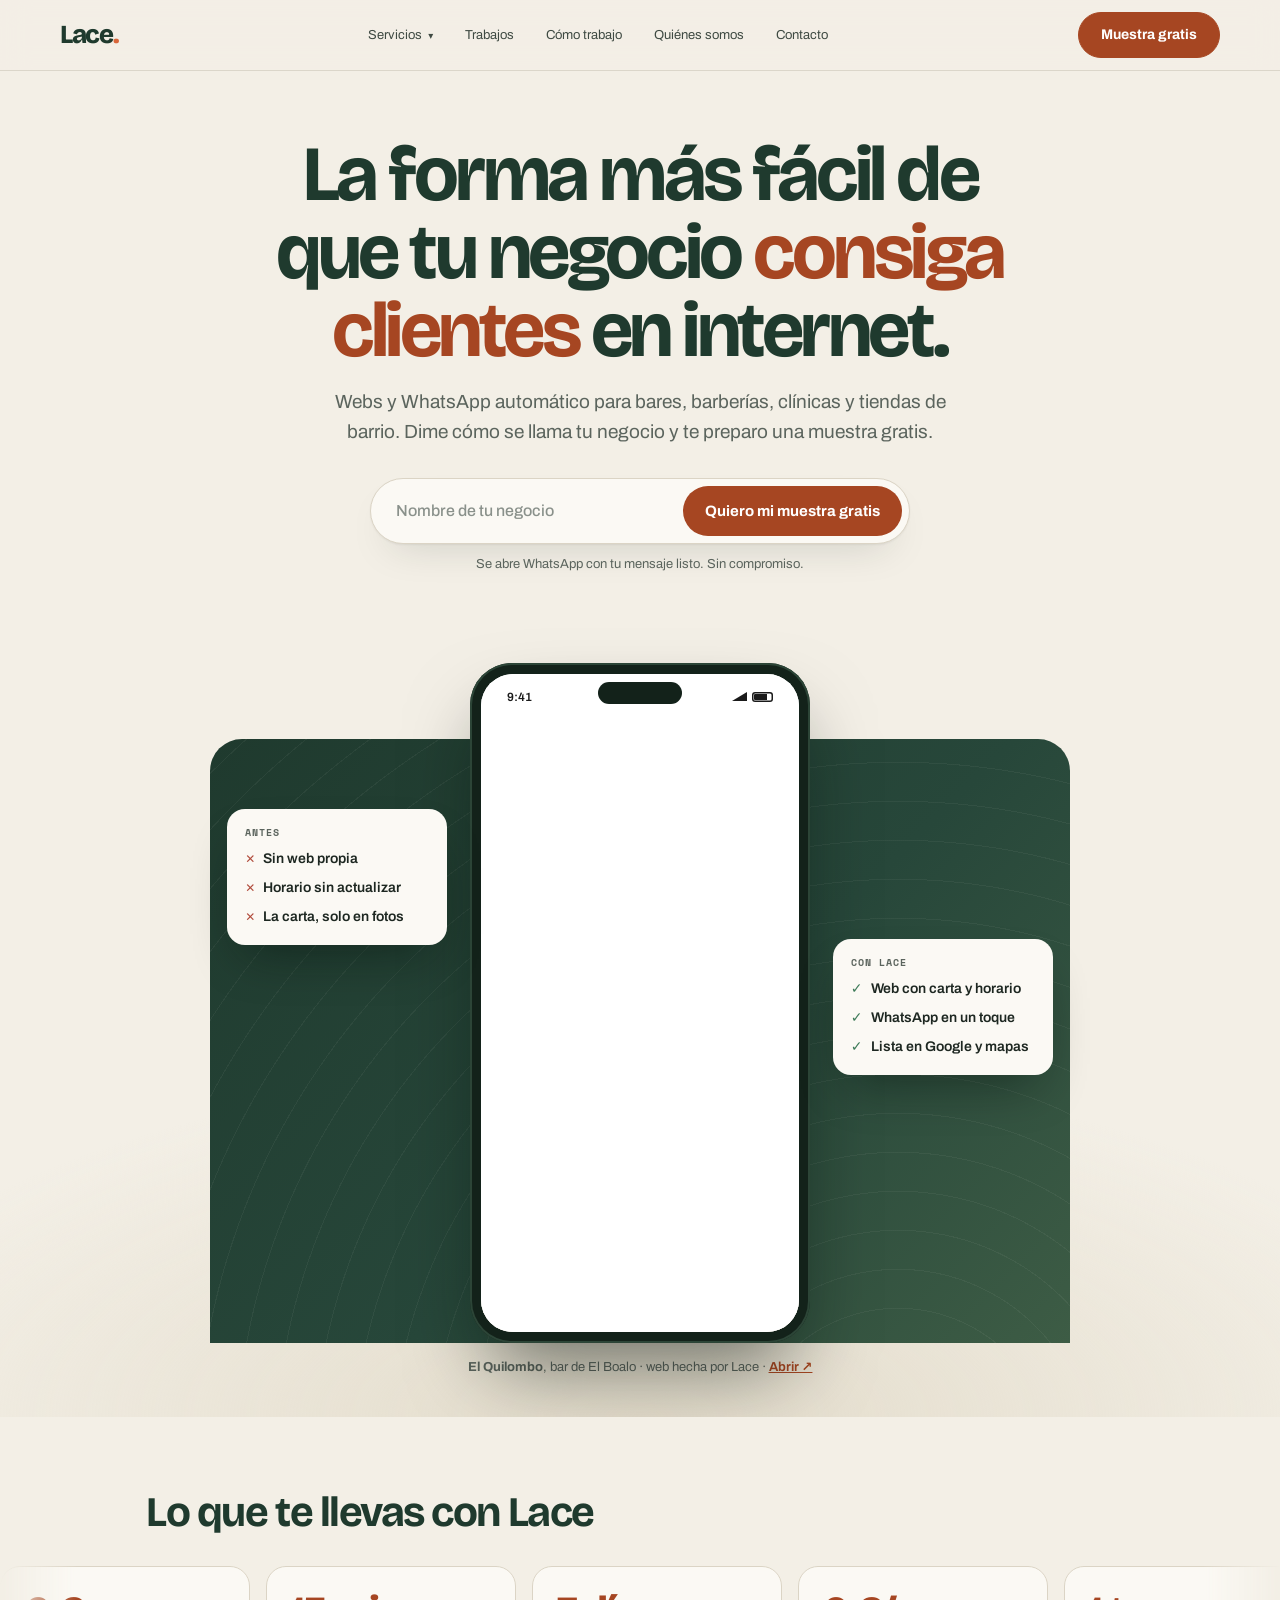
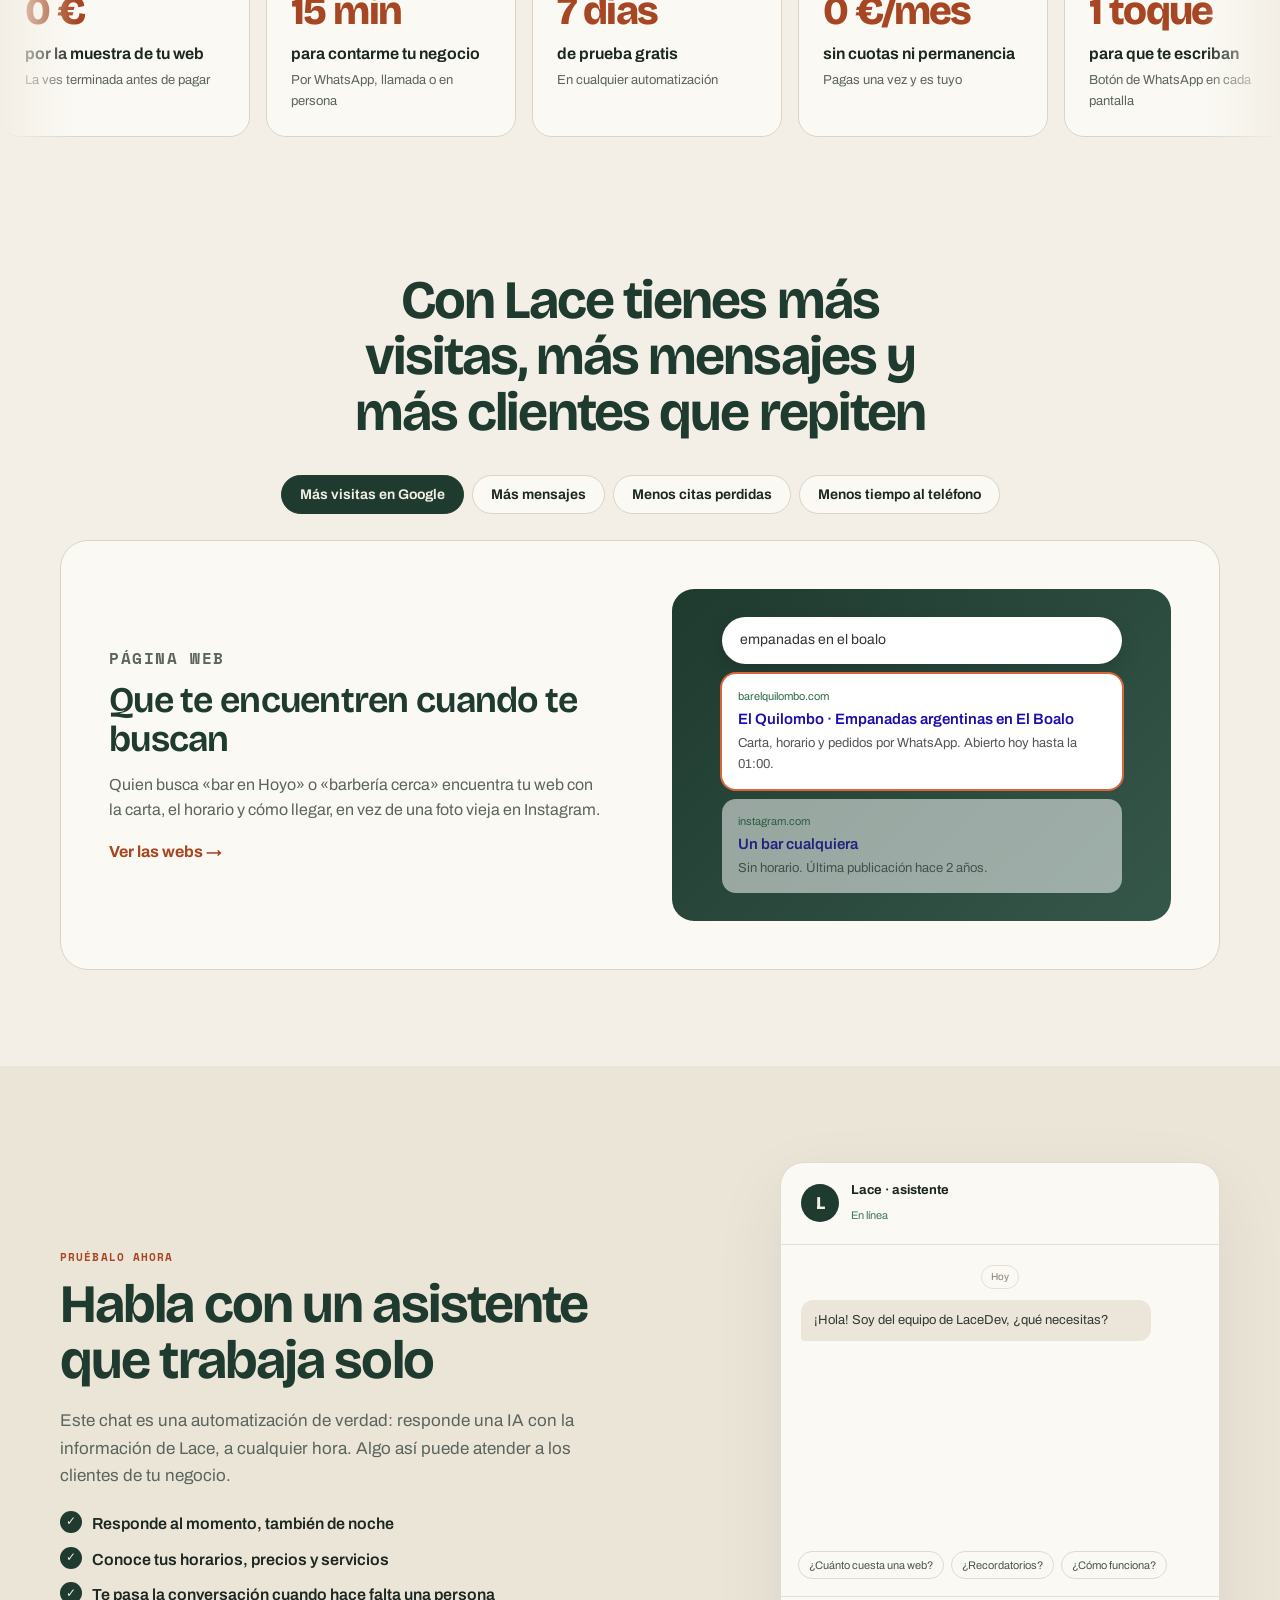
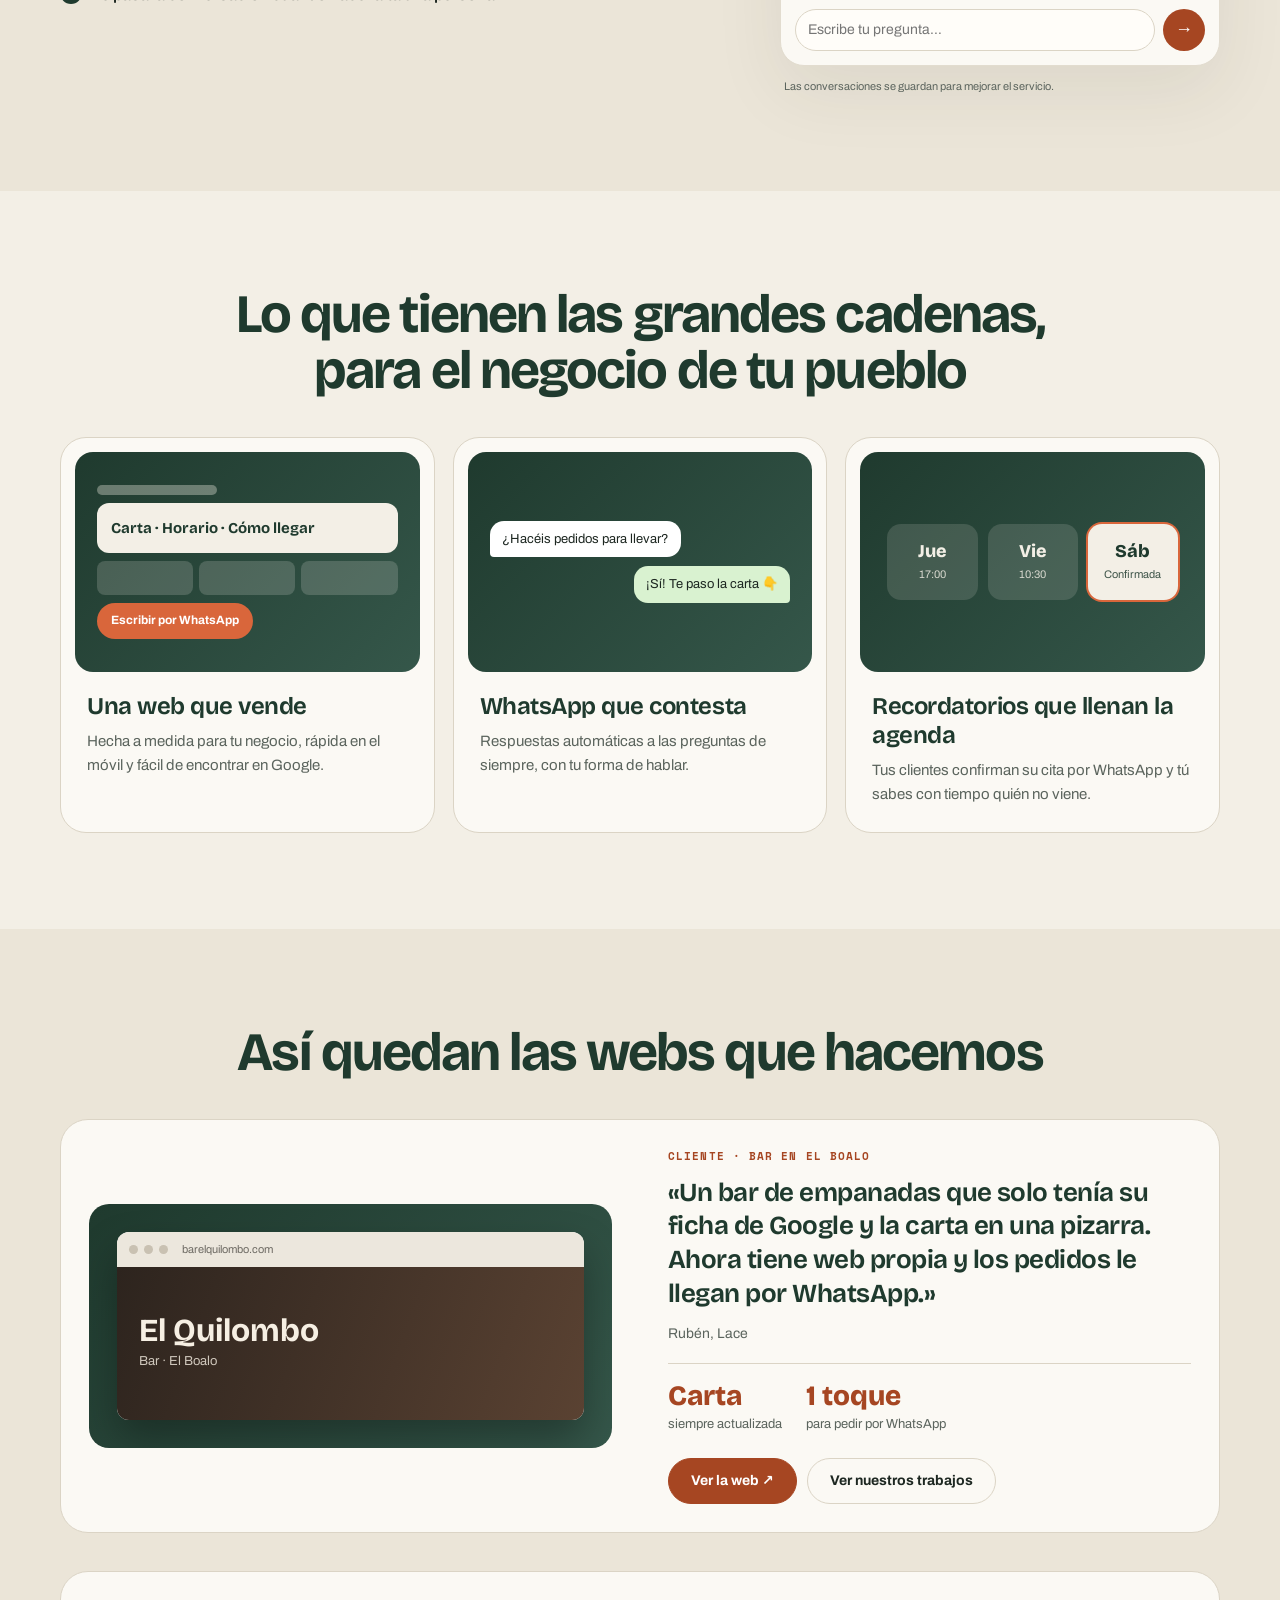
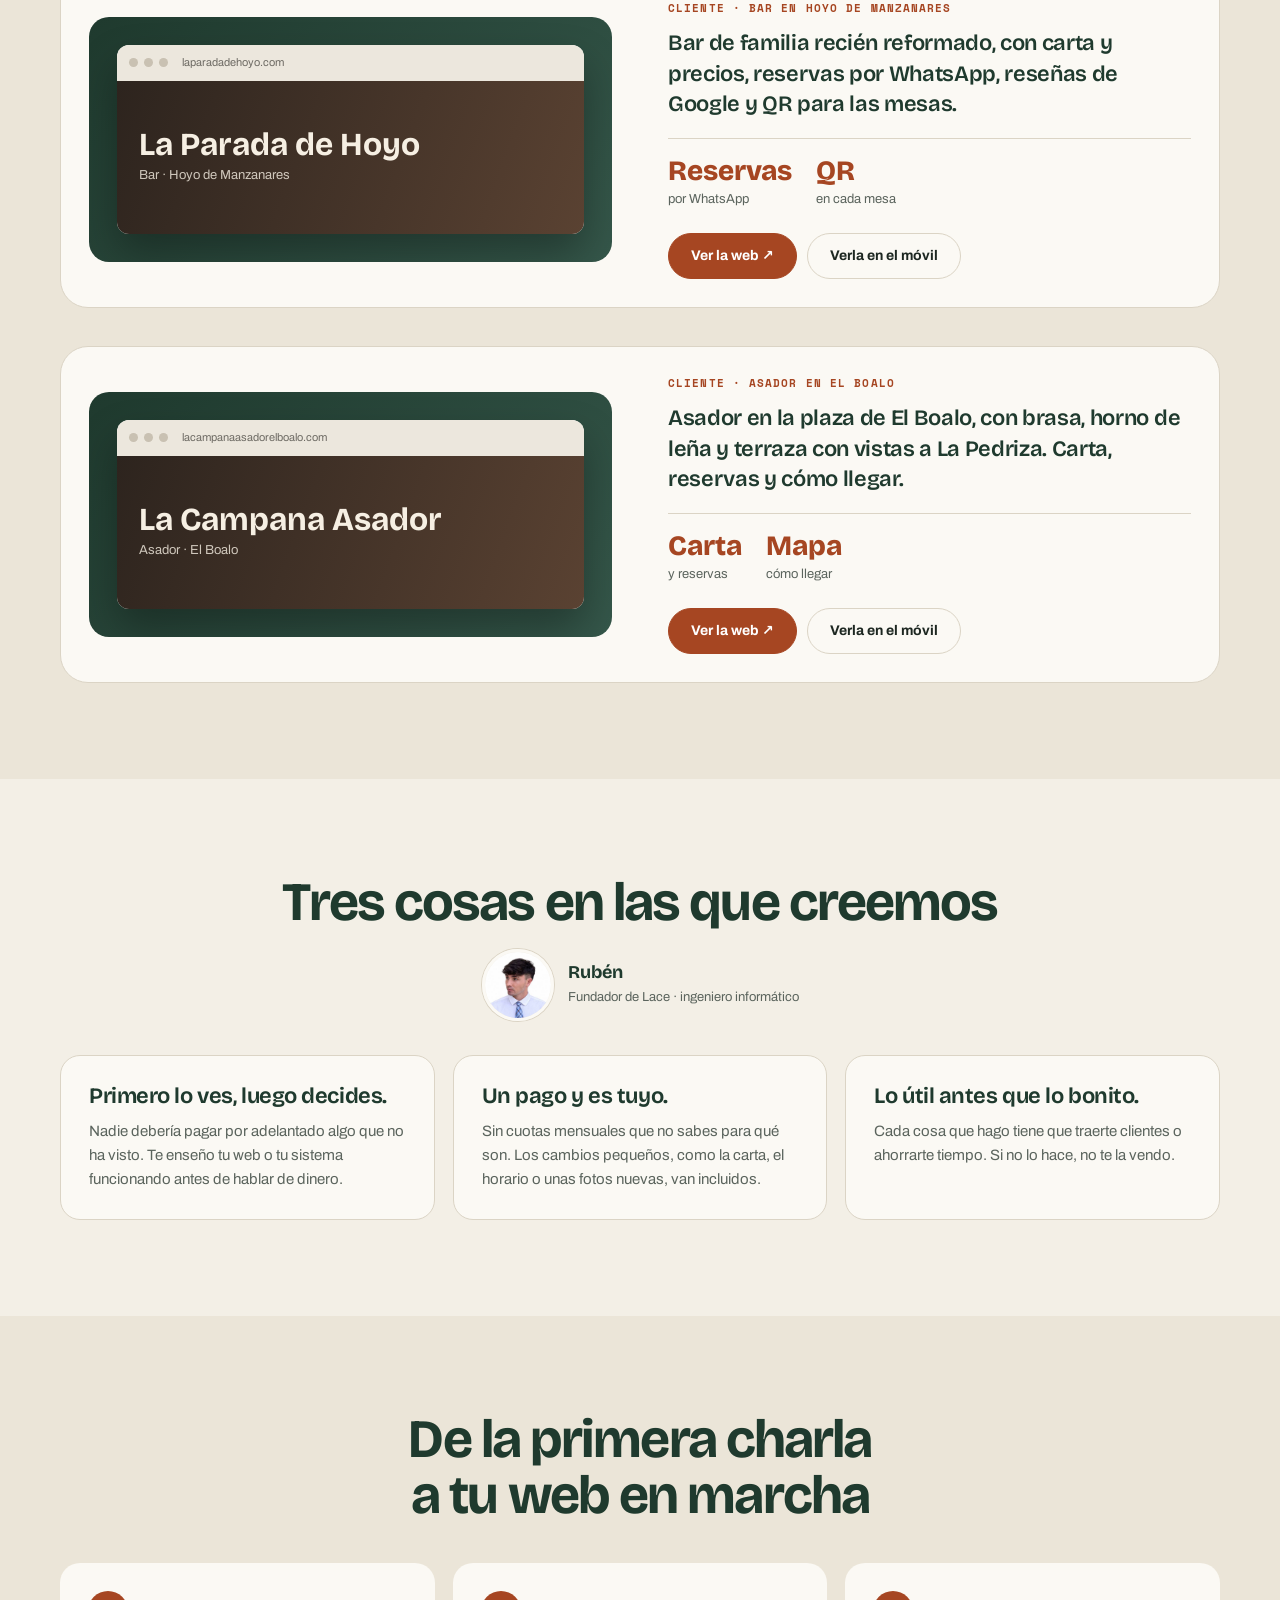
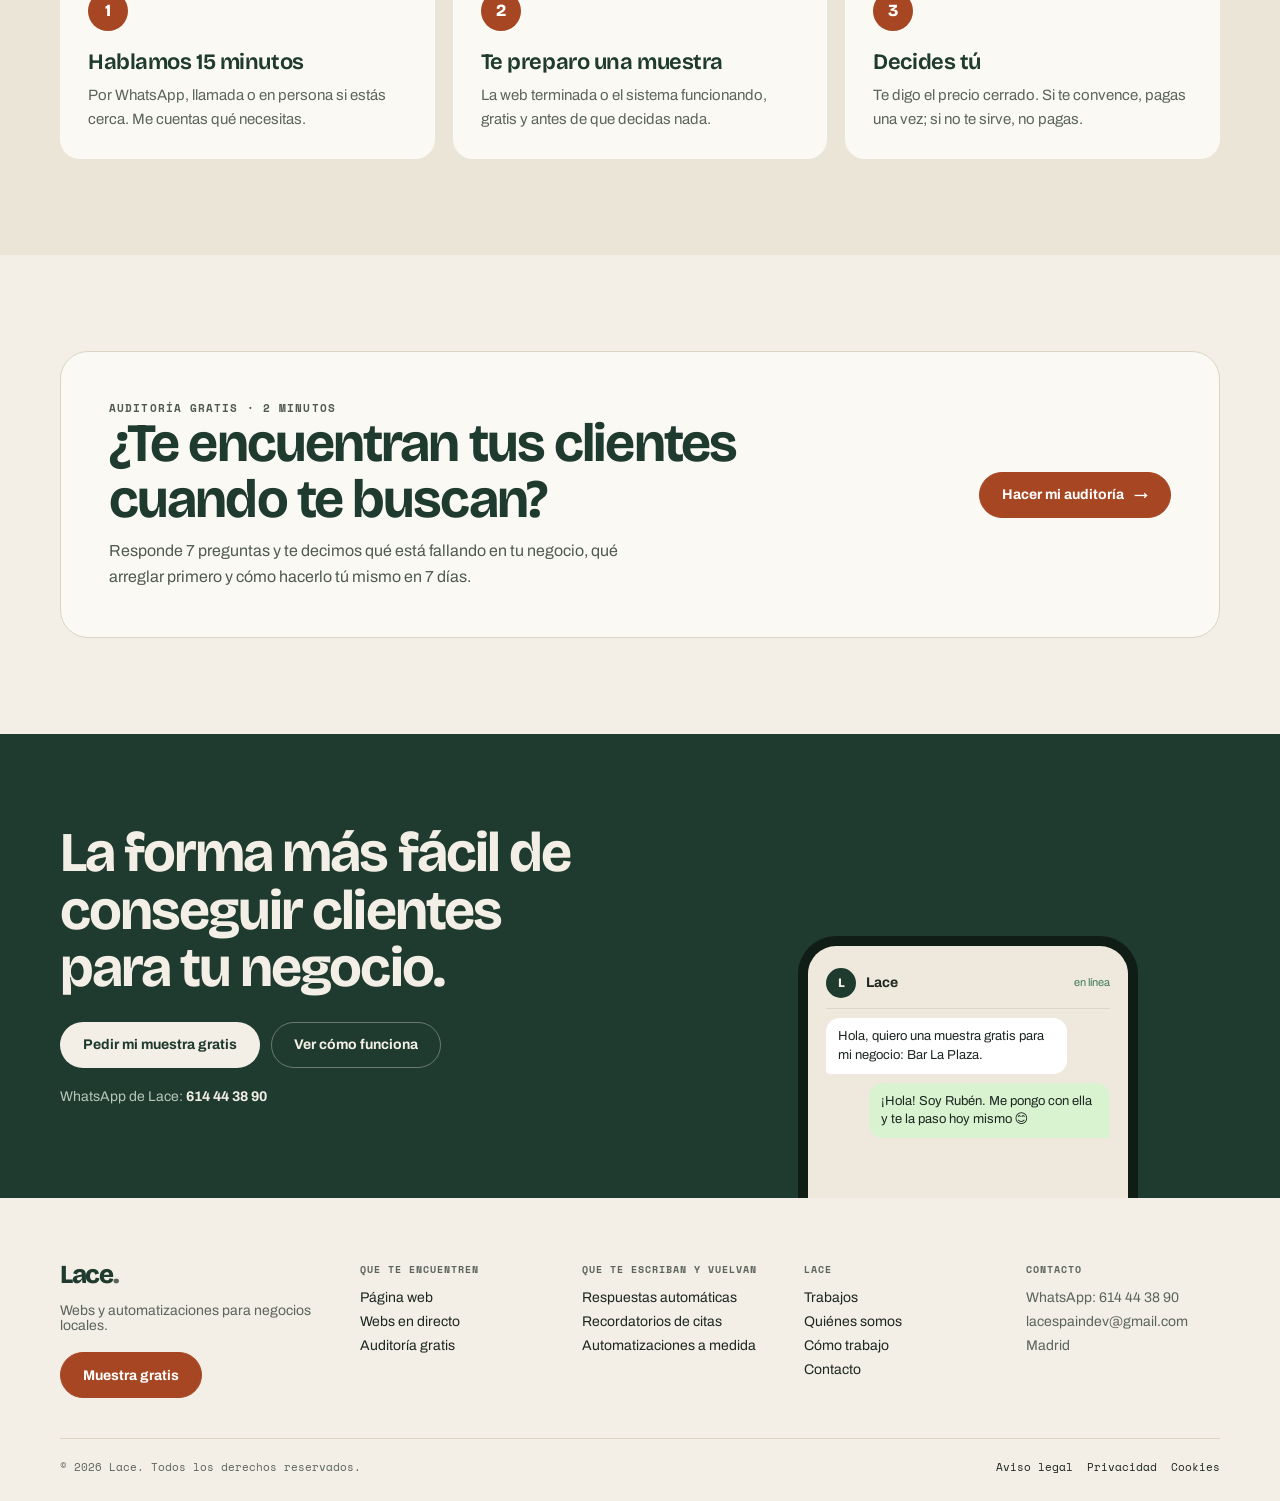
<file: index.html>
<!doctype html>
<html lang="es">
<head>
  <meta charset="utf-8">
  <meta name="viewport" content="width=device-width, initial-scale=1">
  <meta name="theme-color" content="#f3efe6">
  <meta name="description" content="Webs y automatizaciones de WhatsApp para bares, barberías, clínicas y negocios locales. Te preparo una muestra gratis con tu negocio. Pago único, sin cuotas.">
  <title>Lace — Webs y automatizaciones para negocios locales</title>
  <link rel="icon" href="favicon.svg?v=2" type="image/svg+xml">
  <link rel="icon" href="favicon.ico?v=2" sizes="any">
  <link rel="apple-touch-icon" href="icon-180.png?v=2">
  <link rel="preconnect" href="https://fonts.googleapis.com">
  <link rel="preconnect" href="https://fonts.gstatic.com" crossorigin>
  <link href="https://fonts.googleapis.com/css2?family=Archivo:wght@400;500;600;700&family=Bricolage+Grotesque:opsz,wght@12..96,500;12..96,600;12..96,700;12..96,800&family=Space+Mono:wght@400;700&display=swap" rel="stylesheet">
  <link rel="stylesheet" href="style.css?v=10">
</head>
<body class="v2 home">
  <!--NAV-->
  <header class="topbar">
    <div class="wrap nav">
      <a class="brand" href="index.html" aria-label="Lace, inicio">Lace<span class="brand-dot">.</span></a>
      <nav class="nav-links" id="navLinks" aria-label="Navegación principal">
        <div class="nav-drop" id="navDrop">
          <button class="nav-drop-btn" id="navDropBtn" type="button" aria-expanded="false" aria-controls="megaMenu">Servicios <span aria-hidden="true">▾</span></button>
          <div class="mega" id="megaMenu">
            <div class="mega-col">
              <p class="mega-title">Que te encuentren</p>
              <a href="webs.html"><b>Página web</b><span>Carta, horario y mapa, pensada para el móvil</span></a>
              <a href="webs.html#en-directo"><b>Webs en directo</b><span>Mira una muestra real dentro de un móvil</span></a>
              <a href="auditoria.html"><b>Auditoría gratis</b><span>7 preguntas: qué te falla y cómo arreglarlo</span></a>
            </div>
            <div class="mega-col">
              <p class="mega-title">Que te escriban</p>
              <a href="webs.html"><b>Botón de WhatsApp</b><span>El cliente te escribe o llama en un toque</span></a>
              <a href="automatizaciones.html"><b>Respuestas automáticas</b><span>Horarios, precios y dudas de siempre</span></a>
            </div>
            <div class="mega-col">
              <p class="mega-title">Que vuelvan</p>
              <a href="automatizaciones.html"><b>Recordatorios de citas</b><span>Menos huecos perdidos en tu agenda</span></a>
              <a href="automatizaciones.html"><b>Automatizaciones a medida</b><span>Una semana de prueba gratis</span></a>
            </div>
          </div>
        </div>
        <a href="trabajos.html">Trabajos</a>
        <a href="index.html#como-trabajo">Cómo trabajo</a>
        <a href="quienes-somos.html">Quiénes somos</a>
        <a href="contacto.html">Contacto</a>
      </nav>
      <button class="menu-toggle" id="menuToggle" type="button" aria-controls="navLinks" aria-expanded="false" aria-label="Abrir menú"><span></span><span></span><span></span></button>
      <a class="nav-cta" href="https://wa.me/34614443890?text=Hola%2C%20quiero%20una%20muestra%20gratis%20para%20mi%20negocio">Muestra gratis</a>
    </div>
    <div class="thread" aria-hidden="true"><i id="threadBar"></i></div>
  </header>
  <!--/NAV-->

  <main>
    <!-- 1. Portada centrada con gancho y móvil -->
    <section class="v2-hero">
      <div class="wrap v2-hero-inner">
        <h1>La forma más fácil de que tu negocio <span class="hl">consiga clientes</span> en internet.</h1>
        <p class="v2-lead">Webs y WhatsApp automático para bares, barberías, clínicas y tiendas de barrio. Dime cómo se llama tu negocio y te preparo una muestra gratis.</p>
        <form class="hook" id="hookForm" autocomplete="off">
          <label class="sr-only" for="hookName">Nombre de tu negocio</label>
          <input id="hookName" name="negocio" type="text" placeholder="Nombre de tu negocio" maxlength="80" required>
          <button type="submit">Quiero mi muestra gratis</button>
        </form>
        <p class="hook-note">Se abre WhatsApp con tu mensaje listo. Sin compromiso.</p>

        <div class="hero-stage">
          <div class="stage-frame" aria-hidden="true"></div>
          <div class="phone">
            <div class="phone-screen">
              <div class="status-bar" aria-hidden="true"><span>9:41</span><span class="icons"><i class="sig"></i><i class="bat"></i></span></div>
              <div class="phone-view" id="phoneView">
                <div class="phone-loading" id="phoneLoading">Cargando web…</div>
                <iframe id="phoneFrame" title="Web de El Quilombo, hecha por Lace" loading="lazy" data-src="https://barelquilombo.com/"></iframe>
              </div>
            </div>
          </div>
          <div class="float-card fc-left">
            <p class="fc-title">Antes</p>
            <ul class="fc-list bad"><li>Sin web propia</li><li>Horario sin actualizar</li><li>La carta, solo en fotos</li></ul>
          </div>
          <div class="float-card fc-right">
            <p class="fc-title">Con Lace</p>
            <ul class="fc-list good"><li>Web con carta y horario</li><li>WhatsApp en un toque</li><li>Lista en Google y mapas</li></ul>
          </div>
        </div>
        <p class="stage-caption"><b>El Quilombo</b>, bar de El Boalo · web hecha por Lace · <a id="phoneOpen" href="https://barelquilombo.com/" target="_blank" rel="noopener">Abrir ↗</a></p>
      </div>
    </section>

    <!-- 2. Carrusel de cifras -->
    <section class="marquee-sec" aria-label="Cómo es trabajar con Lace">
      <h2 class="marquee-title">Lo que te llevas con Lace</h2>
      <div class="marquee">
        <div class="marquee-track">
          <article class="m-card"><b>0 €</b><span>por la muestra de tu web</span><small>La ves terminada antes de pagar</small></article>
          <article class="m-card"><b>15 min</b><span>para contarme tu negocio</span><small>Por WhatsApp, llamada o en persona</small></article>
          <article class="m-card"><b>7 días</b><span>de prueba gratis</span><small>En cualquier automatización</small></article>
          <article class="m-card"><b>0 €/mes</b><span>sin cuotas ni permanencia</span><small>Pagas una vez y es tuyo</small></article>
          <article class="m-card"><b>1 toque</b><span>para que te escriban</span><small>Botón de WhatsApp en cada pantalla</small></article>
          <article class="m-card"><b>100%</b><span>pensada para el móvil</span><small>Donde te buscan tus clientes</small></article>
          <article class="m-card"><b>1 persona</b><span>de principio a fin</span><small>Hablas siempre con Rubén</small></article>
          <article class="m-card" aria-hidden="true"><b>0 €</b><span>por la muestra de tu web</span><small>La ves terminada antes de pagar</small></article>
          <article class="m-card" aria-hidden="true"><b>15 min</b><span>para contarme tu negocio</span><small>Por WhatsApp, llamada o en persona</small></article>
          <article class="m-card" aria-hidden="true"><b>7 días</b><span>de prueba gratis</span><small>En cualquier automatización</small></article>
          <article class="m-card" aria-hidden="true"><b>0 €/mes</b><span>sin cuotas ni permanencia</span><small>Pagas una vez y es tuyo</small></article>
          <article class="m-card" aria-hidden="true"><b>1 toque</b><span>para que te escriban</span><small>Botón de WhatsApp en cada pantalla</small></article>
          <article class="m-card" aria-hidden="true"><b>100%</b><span>pensada para el móvil</span><small>Donde te buscan tus clientes</small></article>
          <article class="m-card" aria-hidden="true"><b>1 persona</b><span>de principio a fin</span><small>Hablas siempre con Rubén</small></article>
        </div>
      </div>
    </section>

    <!-- 3. Pestañas de beneficios -->
    <section class="v2-sec" id="beneficios">
      <div class="wrap">
        <h2 class="v2-h2 center">Con Lace tienes más visitas, más mensajes y más clientes que repiten</h2>
        <div class="tabs" role="tablist" aria-label="Beneficios">
          <button class="tab" role="tab" id="t1" aria-selected="true" aria-controls="p1">Más visitas en Google</button>
          <button class="tab" role="tab" id="t2" aria-selected="false" aria-controls="p2">Más mensajes</button>
          <button class="tab" role="tab" id="t3" aria-selected="false" aria-controls="p3">Menos citas perdidas</button>
          <button class="tab" role="tab" id="t4" aria-selected="false" aria-controls="p4">Menos tiempo al teléfono</button>
        </div>
        <div class="tab-panels">
          <div class="tab-panel" role="tabpanel" id="p1" aria-labelledby="t1">
            <div class="tp-copy"><p class="tp-kicker">Página web</p><h3>Que te encuentren cuando te buscan</h3><p>Quien busca «bar en Hoyo» o «barbería cerca» encuentra tu web con la carta, el horario y cómo llegar, en vez de una foto vieja en Instagram.</p><a class="tp-link" href="webs.html">Ver las webs →</a></div>
            <div class="tp-visual">
              <div class="mock-search">
                <div class="ms-bar">empanadas en el boalo</div>
                <div class="ms-result top"><small>barelquilombo.com</small><b>El Quilombo · Empanadas argentinas en El Boalo</b><span>Carta, horario y pedidos por WhatsApp. Abierto hoy hasta la 01:00.</span></div>
                <div class="ms-result"><small>instagram.com</small><b>Un bar cualquiera</b><span>Sin horario. Última publicación hace 2 años.</span></div>
              </div>
            </div>
          </div>
          <div class="tab-panel" role="tabpanel" id="p2" aria-labelledby="t2" hidden>
            <div class="tp-copy"><p class="tp-kicker">Página web</p><h3>Que te escriban en un toque</h3><p>Un botón de WhatsApp o llamada en cada pantalla. El cliente que quiere reservar o preguntar no tiene que buscar tu número.</p><a class="tp-link" href="webs.html">Ver las webs →</a></div>
            <div class="tp-visual">
              <div class="mock-chat">
                <div class="mc-head"><span class="mc-av">B</span><b>Bar de la plaza</b></div>
                <div class="mc-msg in">Hola! ¿Tenéis mesa para 4 este sábado a las 14:30?</div>
                <div class="mc-msg out">¡Hola! Sí, os la apunto a nombre de quién? 😊</div>
                <div class="mc-msg in">De Laura. ¡Gracias!</div>
              </div>
            </div>
          </div>
          <div class="tab-panel" role="tabpanel" id="p3" aria-labelledby="t3" hidden>
            <div class="tp-copy"><p class="tp-kicker">Automatización</p><h3>Menos huecos vacíos en tu agenda</h3><p>El día antes, tu cliente recibe un recordatorio por WhatsApp. Confirma o avisa, y tú puedes llenar ese hueco con otro.</p><a class="tp-link" href="automatizaciones.html">Ver automatizaciones →</a></div>
            <div class="tp-visual">
              <div class="mock-chat">
                <div class="mc-head"><span class="mc-av">P</span><b>Peluquería del barrio</b></div>
                <div class="mc-msg out">Hola Marta 👋 Te recordamos tu cita mañana jueves a las 17:00. ¿Nos confirmas?</div>
                <div class="mc-btns"><span>✓ Confirmo</span><span>Cambiar cita</span></div>
                <div class="mc-msg in">Confirmo, ¡hasta mañana!</div>
              </div>
            </div>
          </div>
          <div class="tab-panel" role="tabpanel" id="p4" aria-labelledby="t4" hidden>
            <div class="tp-copy"><p class="tp-kicker">Automatización</p><h3>Las preguntas de siempre se contestan solas</h3><p>Horarios, precios, si hay mesa o cita libre. Las dudas repetidas se responden al momento, también de madrugada, y tú atiendes lo que importa.</p><a class="tp-link" href="automatizaciones.html">Ver automatizaciones →</a></div>
            <div class="tp-visual">
              <div class="mock-chat">
                <div class="mc-head"><span class="mc-av">C</span><b>Clínica de fisioterapia</b></div>
                <div class="mc-msg in">¿A qué hora abrís el sábado? 00:47</div>
                <div class="mc-msg out">¡Hola! Los sábados abrimos de 9:00 a 14:00. ¿Quieres que te busque hueco?</div>
                <div class="mc-tag">Respuesta automática</div>
              </div>
            </div>
          </div>
        </div>
      </div>
    </section>

    <!-- 4. Prueba en directo (en lugar de reseñas) -->
    <section class="v2-sec soft" id="pruebalo">
      <div class="wrap live-grid">
        <div class="live-copy">
          <p class="tp-kicker">Pruébalo ahora</p>
          <h2 class="v2-h2">Habla con un asistente que trabaja solo</h2>
          <p class="v2-p">Este chat es una automatización de verdad: responde una IA con la información de Lace, a cualquier hora. Algo así puede atender a los clientes de tu negocio.</p>
          <ul class="ticks"><li>Responde al momento, también de noche</li><li>Conoce tus horarios, precios y servicios</li><li>Te pasa la conversación cuando hace falta una persona</li></ul>
        </div>
        <aside class="demo-wrap" aria-label="Chat con el asistente de Lace">
          <div class="sample">
            <div class="sample-head">
              <div class="avatar" aria-hidden="true">L</div>
              <div><strong>Lace · asistente</strong><span class="online">En línea</span></div>
            </div>
            <div class="chat" id="demoMsgs">
              <div class="chat-log" id="demoLog" aria-live="polite">
                <span class="day">Hoy</span>
                <div class="bubble">¡Hola! Soy del equipo de LaceDev, ¿qué necesitas?</div>
              </div>
            </div>
            <div class="sample-questions" aria-label="Preguntas de ejemplo">
              <button class="chip" type="button" data-q="¿Cuánto cuesta una web para mi bar?">¿Cuánto cuesta una web?</button>
              <button class="chip" type="button" data-q="¿Podéis enviar recordatorios de citas por WhatsApp?">¿Recordatorios?</button>
              <button class="chip" type="button" data-q="¿Cómo funciona la muestra gratis?">¿Cómo funciona?</button>
            </div>
            <form class="chat-form" id="demoForm">
              <label class="sr-only" for="demoInput">Escribe tu mensaje</label>
              <input id="demoInput" type="text" autocomplete="off" placeholder="Escribe tu pregunta…" maxlength="400">
              <button type="submit" aria-label="Enviar">→</button>
            </form>
          </div>
          <p class="demo-note">Las conversaciones se guardan para mejorar el servicio.</p>
        </aside>
      </div>
    </section>

    <!-- 5. Lo de las grandes cadenas -->
    <section class="v2-sec">
      <div class="wrap">
        <h2 class="v2-h2 center">Lo que tienen las grandes cadenas, para el negocio de tu pueblo</h2>
        <div class="big3">
          <article class="b3-card">
            <div class="b3-art art-web"><div class="aw-top"></div><div class="aw-hero">Carta · Horario · Cómo llegar</div><div class="aw-row"><i></i><i></i><i></i></div><div class="aw-btn">Escribir por WhatsApp</div></div>
            <h3>Una web que vende</h3>
            <p>Hecha a medida para tu negocio, rápida en el móvil y fácil de encontrar en Google.</p>
          </article>
          <article class="b3-card">
            <div class="b3-art art-wa"><div class="mc-msg in">¿Hacéis pedidos para llevar?</div><div class="mc-msg out">¡Sí! Te paso la carta 👇</div></div>
            <h3>WhatsApp que contesta</h3>
            <p>Respuestas automáticas a las preguntas de siempre, con tu forma de hablar.</p>
          </article>
          <article class="b3-card">
            <div class="b3-art art-cal"><div class="cal-day"><b>Jue</b><span>17:00</span></div><div class="cal-day"><b>Vie</b><span>10:30</span></div><div class="cal-day ok"><b>Sáb</b><span>Confirmada</span></div></div>
            <h3>Recordatorios que llenan la agenda</h3>
            <p>Tus clientes confirman su cita por WhatsApp y tú sabes con tiempo quién no viene.</p>
          </article>
        </div>
      </div>
    </section>

    <!-- 6. Webs en directo (caso) -->
    <section class="v2-sec soft" id="casos">
      <div class="wrap">
        <h2 class="v2-h2 center">Así quedan las webs que hacemos</h2>
        <article class="case">
          <div class="case-media">
            <div class="case-browser"><div class="cb-bar"><i></i><i></i><i></i><span>barelquilombo.com</span></div><div class="cb-body"><b>El Quilombo</b><span>Bar · El Boalo</span></div></div>
          </div>
          <div class="case-copy">
            <p class="tp-kicker">Cliente · Bar en El Boalo</p>
            <blockquote>«Un bar de empanadas que solo tenía su ficha de Google y la carta en una pizarra. Ahora tiene web propia y los pedidos le llegan por WhatsApp.»</blockquote>
            <p class="case-by">Rubén, Lace</p>
            <ul class="case-stats"><li><b>Carta</b><span>siempre actualizada</span></li><li><b>1 toque</b><span>para pedir por WhatsApp</span></li></ul>
            <div class="case-actions"><a class="button" href="https://barelquilombo.com/" target="_blank" rel="noopener">Ver la web ↗</a><a class="button secondary" href="trabajos.html">Ver nuestros trabajos</a></div>
          </div>
        </article>
        <article class="case">
          <div class="case-media">
            <div class="case-browser"><div class="cb-bar"><i></i><i></i><i></i><span>laparadadehoyo.com</span></div><div class="cb-body"><b>La Parada de Hoyo</b><span>Bar · Hoyo de Manzanares</span></div></div>
          </div>
          <div class="case-copy">
            <p class="tp-kicker">Cliente · Bar en Hoyo de Manzanares</p>
            <p class="case-desc">Bar de familia recién reformado, con carta y precios, reservas por WhatsApp, reseñas de Google y QR para las mesas.</p>
            <ul class="case-stats"><li><b>Reservas</b><span>por WhatsApp</span></li><li><b>QR</b><span>en cada mesa</span></li></ul>
            <div class="case-actions"><a class="button" href="https://laparadadehoyo.com/" target="_blank" rel="noopener">Ver la web ↗</a><a class="button secondary" href="trabajos.html#la-parada-de-hoyo">Verla en el móvil</a></div>
          </div>
        </article>
        <article class="case">
          <div class="case-media">
            <div class="case-browser"><div class="cb-bar"><i></i><i></i><i></i><span>lacampanaasadorelboalo.com</span></div><div class="cb-body"><b>La Campana Asador</b><span>Asador · El Boalo</span></div></div>
          </div>
          <div class="case-copy">
            <p class="tp-kicker">Cliente · Asador en El Boalo</p>
            <p class="case-desc">Asador en la plaza de El Boalo, con brasa, horno de leña y terraza con vistas a La Pedriza. Carta, reservas y cómo llegar.</p>
            <ul class="case-stats"><li><b>Carta</b><span>y reservas</span></li><li><b>Mapa</b><span>cómo llegar</span></li></ul>
            <div class="case-actions"><a class="button" href="https://lacampanaasadorelboalo.com/" target="_blank" rel="noopener">Ver la web ↗</a><a class="button secondary" href="trabajos.html#la-campana-asador">Verla en el móvil</a></div>
          </div>
        </article>
      </div>
    </section>

    <!-- 7. Tres creencias -->
    <section class="v2-sec" id="lo-que-creemos">
      <div class="wrap">
        <h2 class="v2-h2 center">Tres cosas en las que creemos</h2>
        <div class="founder">
          <img src="ruben.jpg" alt="Rubén, fundador de Lace" width="72" height="72">
          <div><b>Rubén</b><span>Fundador de Lace · ingeniero informático</span></div>
        </div>
        <div class="beliefs3">
          <article><h3>Primero lo ves, luego decides.</h3><p>Nadie debería pagar por adelantado algo que no ha visto. Te enseño tu web o tu sistema funcionando antes de hablar de dinero.</p></article>
          <article><h3>Un pago y es tuyo.</h3><p>Sin cuotas mensuales que no sabes para qué son. Los cambios pequeños, como la carta, el horario o unas fotos nuevas, van incluidos.</p></article>
          <article><h3>Lo útil antes que lo bonito.</h3><p>Cada cosa que hago tiene que traerte clientes o ahorrarte tiempo. Si no lo hace, no te la vendo.</p></article>
        </div>
      </div>
    </section>

    <!-- 8. Cómo trabajo -->
    <section class="v2-sec soft" id="como-trabajo">
      <div class="wrap">
        <h2 class="v2-h2 center">De la primera charla a tu web en marcha</h2>
        <div class="steps3">
          <article><span class="s-num">1</span><h3>Hablamos 15 minutos</h3><p>Por WhatsApp, llamada o en persona si estás cerca. Me cuentas qué necesitas.</p></article>
          <article><span class="s-num">2</span><h3>Te preparo una muestra</h3><p>La web terminada o el sistema funcionando, gratis y antes de que decidas nada.</p></article>
          <article><span class="s-num">3</span><h3>Decides tú</h3><p>Te digo el precio cerrado. Si te convence, pagas una vez; si no te sirve, no pagas.</p></article>
        </div>
      </div>
    </section>

    <!-- 8b. Auditoría gratis -->
    <section class="v2-sec" id="auditoria">
      <div class="wrap">
        <div class="aud-promo">
          <div>
            <p class="tp-kicker">Auditoría gratis · 2 minutos</p>
            <h2 class="v2-h2">¿Te encuentran tus clientes cuando te buscan?</h2>
            <p>Responde 7 preguntas y te decimos qué está fallando en tu negocio, qué arreglar primero y cómo hacerlo tú mismo en 7 días.</p>
          </div>
          <a class="button" href="auditoria.html">Hacer mi auditoría <span aria-hidden="true">→</span></a>
        </div>
      </div>
    </section>

    <!-- 9. Cierre con móvil -->
    <section class="final-cta">
      <div class="wrap final-grid">
        <div class="final-copy">
          <h2>La forma más fácil de conseguir clientes para tu negocio.</h2>
          <div class="actions"><a class="button light" href="https://wa.me/34614443890?text=Hola%2C%20quiero%20una%20muestra%20gratis%20para%20mi%20negocio">Pedir mi muestra gratis</a><a class="button ghost" href="index.html#como-trabajo">Ver cómo funciona</a></div>
          <p class="final-num">WhatsApp de Lace: <b>614 44 38 90</b></p>
        </div>
        <div class="final-phone" aria-hidden="true">
          <div class="mini-phone">
            <div class="mp-head"><span class="mc-av">L</span><b>Lace</b><small>en línea</small></div>
            <div class="mc-msg in">Hola, quiero una muestra gratis para mi negocio: Bar La Plaza.</div>
            <div class="mc-msg out">¡Hola! Soy Rubén. Me pongo con ella y te la paso hoy mismo 😊</div>
          </div>
        </div>
      </div>
    </section>
  </main>

  <!--FOOTER-->
  <footer class="mega-footer">
    <div class="wrap mf-grid">
      <div class="mf-brand"><a class="brand" href="index.html">Lace<span class="brand-dot">.</span></a><p>Webs y automatizaciones para negocios locales.</p><a class="button" href="https://wa.me/34614443890?text=Hola%2C%20quiero%20una%20muestra%20gratis%20para%20mi%20negocio">Muestra gratis</a></div>
      <div><p class="mf-title">Que te encuentren</p><a href="webs.html">Página web</a><a href="webs.html#en-directo">Webs en directo</a><a href="auditoria.html">Auditoría gratis</a></div>
      <div><p class="mf-title">Que te escriban y vuelvan</p><a href="automatizaciones.html">Respuestas automáticas</a><a href="automatizaciones.html">Recordatorios de citas</a><a href="automatizaciones.html">Automatizaciones a medida</a></div>
      <div><p class="mf-title">Lace</p><a href="trabajos.html">Trabajos</a><a href="quienes-somos.html">Quiénes somos</a><a href="index.html#como-trabajo">Cómo trabajo</a><a href="contacto.html">Contacto</a></div>
      <div><p class="mf-title">Contacto</p><span>WhatsApp: 614 44 38 90</span><span>lacespaindev@gmail.com</span><span>Madrid</span></div>
    </div>
    <div class="wrap mf-bottom"><span>© <span id="year">2026</span> Lace. Todos los derechos reservados.</span> <span class="legal-foot-links"><a href="aviso-legal.html">Aviso legal</a><a href="privacidad.html">Privacidad</a><a href="cookies.html">Cookies</a></span></div>
  </footer>
  <!--/FOOTER-->
  <a class="wa-float" id="waFloat" href="https://wa.me/34614443890?text=Hola%2C%20quiero%20hablar%20sobre%20mi%20negocio" aria-label="Escribir a Lace por WhatsApp"><svg viewBox="0 0 24 24" fill="currentColor" aria-hidden="true"><path d="M12 2a10 10 0 0 0-8.6 15.1L2 22l5-1.3A10 10 0 1 0 12 2Zm0 18.2c-1.5 0-3-.4-4.3-1.2l-.3-.2-3 .8.8-2.9-.2-.3A8.2 8.2 0 1 1 12 20.2Zm4.5-6.1c-.2-.1-1.5-.7-1.7-.8-.2-.1-.4-.1-.6.1l-.8 1c-.1.2-.3.2-.5.1a6.7 6.7 0 0 1-3.3-2.9c-.2-.4.2-.4.7-1.3.1-.2 0-.3 0-.4l-.8-1.8c-.2-.5-.4-.4-.6-.4h-.5c-.2 0-.5.1-.7.3-.2.3-.9.9-.9 2.2s.9 2.5 1 2.7c.1.2 1.8 2.8 4.4 3.9 1.6.7 2.3.8 3.1.6.5-.1 1.5-.6 1.7-1.2.2-.6.2-1.1.2-1.2-.1-.1-.3-.2-.5-.3Z"/></svg><span>Escríbeme</span></a>
  <script src="site.js?v=6"></script>
</body>
</html>
</file>
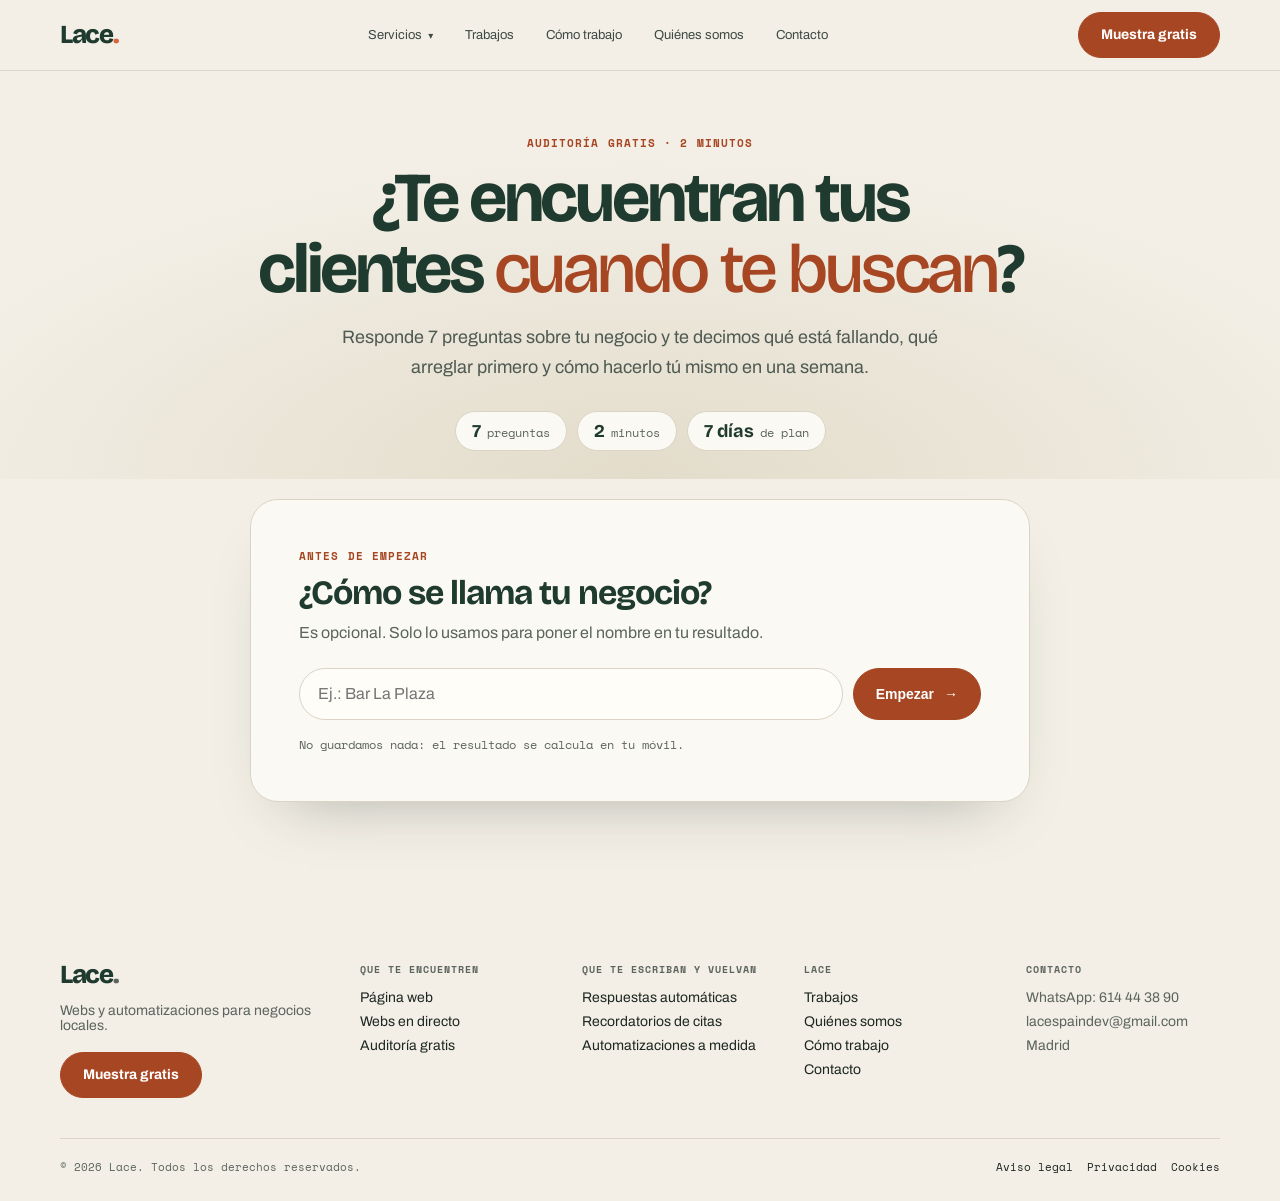
<file: auditoria.html>
<!doctype html>
<html lang="es">
<head>
  <meta charset="utf-8">
  <meta name="viewport" content="width=device-width, initial-scale=1">
  <meta name="theme-color" content="#f3efe6">
  <meta name="description" content="Auditoría gratis para negocios locales: 7 preguntas, 2 minutos. Descubre si tus clientes te encuentran en internet, qué arreglar primero y un plan de 7 días para hacerlo.">
  <title>Auditoría gratis de tu negocio — Lace</title>
  <link rel="icon" href="favicon.svg?v=2" type="image/svg+xml">
  <link rel="icon" href="favicon.ico?v=2" sizes="any">
  <link rel="apple-touch-icon" href="icon-180.png?v=2">
  <link rel="preconnect" href="https://fonts.googleapis.com">
  <link rel="preconnect" href="https://fonts.gstatic.com" crossorigin>
  <link href="https://fonts.googleapis.com/css2?family=Archivo:wght@400;500;600;700&family=Bricolage+Grotesque:opsz,wght@12..96,500;12..96,600;12..96,700;12..96,800&family=Space+Mono:wght@400;700&display=swap" rel="stylesheet">
  <link rel="stylesheet" href="style.css?v=10">
</head>
<body class="v2">
  <header class="topbar">
    <div class="wrap nav">
      <a class="brand" href="index.html" aria-label="Lace, inicio">Lace<span class="brand-dot">.</span></a>
      <nav class="nav-links" id="navLinks" aria-label="Navegación principal">
        <div class="nav-drop" id="navDrop">
          <button class="nav-drop-btn" id="navDropBtn" type="button" aria-expanded="false" aria-controls="megaMenu">Servicios <span aria-hidden="true">▾</span></button>
          <div class="mega" id="megaMenu">
            <div class="mega-col">
              <p class="mega-title">Que te encuentren</p>
              <a href="webs.html"><b>Página web</b><span>Carta, horario y mapa, pensada para el móvil</span></a>
              <a href="webs.html#en-directo"><b>Webs en directo</b><span>Mira una muestra real dentro de un móvil</span></a>
              <a href="auditoria.html"><b>Auditoría gratis</b><span>7 preguntas: qué te falla y cómo arreglarlo</span></a>
            </div>
            <div class="mega-col">
              <p class="mega-title">Que te escriban</p>
              <a href="webs.html"><b>Botón de WhatsApp</b><span>El cliente te escribe o llama en un toque</span></a>
              <a href="automatizaciones.html"><b>Respuestas automáticas</b><span>Horarios, precios y dudas de siempre</span></a>
            </div>
            <div class="mega-col">
              <p class="mega-title">Que vuelvan</p>
              <a href="automatizaciones.html"><b>Recordatorios de citas</b><span>Menos huecos perdidos en tu agenda</span></a>
              <a href="automatizaciones.html"><b>Automatizaciones a medida</b><span>Una semana de prueba gratis</span></a>
            </div>
          </div>
        </div>
        <a href="trabajos.html">Trabajos</a>
        <a href="index.html#como-trabajo">Cómo trabajo</a>
        <a href="quienes-somos.html">Quiénes somos</a>
        <a href="contacto.html">Contacto</a>
      </nav>
      <button class="menu-toggle" id="menuToggle" type="button" aria-controls="navLinks" aria-expanded="false" aria-label="Abrir menú"><span></span><span></span><span></span></button>
      <a class="nav-cta" href="https://wa.me/34614443890?text=Hola%2C%20quiero%20una%20muestra%20gratis%20para%20mi%20negocio">Muestra gratis</a>
    </div>
    <div class="thread" aria-hidden="true"><i id="threadBar"></i></div>
  </header>

  <main>
    <section class="aud-hero">
      <div class="wrap aud-hero-inner">
        <p class="tp-kicker">Auditoría gratis · 2 minutos</p>
        <h1>¿Te encuentran tus clientes <em>cuando te buscan</em>?</h1>
        <p class="lead">Responde 7 preguntas sobre tu negocio y te decimos qué está fallando, qué arreglar primero y cómo hacerlo tú mismo en una semana.</p>
        <ul class="aud-facts">
          <li><b>7</b><span>preguntas</span></li>
          <li><b>2</b><span>minutos</span></li>
          <li><b>7 días</b><span>de plan</span></li>
        </ul>
      </div>
    </section>

    <section class="aud-sec">
      <div class="wrap">
        <div class="aud-card" id="audCard">
          <!-- Pantalla de inicio -->
          <div class="aud-step is-on" id="audIntro">
            <p class="aud-q-num">Antes de empezar</p>
            <h2 class="aud-q">¿Cómo se llama tu negocio?</h2>
            <p class="aud-help">Es opcional. Solo lo usamos para poner el nombre en tu resultado.</p>
            <form id="audStart" class="aud-start" autocomplete="off">
              <label class="sr-only" for="audName">Nombre de tu negocio</label>
              <input id="audName" type="text" maxlength="80" placeholder="Ej.: Bar La Plaza">
              <button class="button" type="submit">Empezar <span aria-hidden="true">→</span></button>
            </form>
            <p class="aud-private">No guardamos nada: el resultado se calcula en tu móvil.</p>
          </div>

          <!-- Preguntas (las pinta el script) -->
          <div class="aud-step" id="audQuiz">
            <div class="aud-progress" aria-hidden="true"><i id="audBar"></i></div>
            <div class="aud-top">
              <p class="aud-q-num" id="audNum">Pregunta 1 de 7</p>
              <button class="aud-back" id="audBack" type="button">← Atrás</button>
            </div>
            <h2 class="aud-q" id="audQ"></h2>
            <p class="aud-help" id="audHelp"></p>
            <div class="aud-opts" id="audOpts" role="radiogroup" aria-labelledby="audQ"></div>
          </div>

          <!-- Resultado -->
          <div class="aud-step" id="audResult" aria-live="polite">
            <div class="aud-score">
              <div class="aud-ring" id="audRing" style="--p:0"><b id="audPts">0</b><span>/100</span></div>
              <div>
                <p class="aud-q-num" id="audFor">Tu resultado</p>
                <h2 class="aud-q" id="audVerdict"></h2>
                <p class="aud-help" id="audVerdictTxt"></p>
              </div>
            </div>

            <div class="aud-areas" id="audAreas"></div>

            <h3 class="aud-h3">Lo que arreglaríamos primero</h3>
            <div class="aud-fixes" id="audFixes"></div>

            <h3 class="aud-h3">Tu plan de 7 días</h3>
            <ol class="aud-plan" id="audPlan"></ol>

            <div class="aud-cta">
              <div>
                <h3>¿Prefieres que te lo hagamos nosotros?</h3>
                <p>Mándanos tu resultado por WhatsApp y te preparamos una muestra gratis con tu negocio. Sin compromiso: la ves antes de decidir nada.</p>
              </div>
              <div class="aud-cta-actions">
                <a class="button light" id="audWa" href="https://wa.me/34614443890" target="_blank" rel="noopener">Enviar mi resultado por WhatsApp</a>
                <button class="aud-again" id="audAgain" type="button">Repetir la auditoría</button>
              </div>
            </div>
          </div>
        </div>
      </div>
    </section>
  </main>

  <footer class="mega-footer">
    <div class="wrap mf-grid">
      <div class="mf-brand"><a class="brand" href="index.html">Lace<span class="brand-dot">.</span></a><p>Webs y automatizaciones para negocios locales.</p><a class="button" href="https://wa.me/34614443890?text=Hola%2C%20quiero%20una%20muestra%20gratis%20para%20mi%20negocio">Muestra gratis</a></div>
      <div><p class="mf-title">Que te encuentren</p><a href="webs.html">Página web</a><a href="webs.html#en-directo">Webs en directo</a><a href="auditoria.html">Auditoría gratis</a></div>
      <div><p class="mf-title">Que te escriban y vuelvan</p><a href="automatizaciones.html">Respuestas automáticas</a><a href="automatizaciones.html">Recordatorios de citas</a><a href="automatizaciones.html">Automatizaciones a medida</a></div>
      <div><p class="mf-title">Lace</p><a href="trabajos.html">Trabajos</a><a href="quienes-somos.html">Quiénes somos</a><a href="index.html#como-trabajo">Cómo trabajo</a><a href="contacto.html">Contacto</a></div>
      <div><p class="mf-title">Contacto</p><span>WhatsApp: 614 44 38 90</span><span>lacespaindev@gmail.com</span><span>Madrid</span></div>
    </div>
    <div class="wrap mf-bottom"><span>© <span id="year">2026</span> Lace. Todos los derechos reservados.</span> <span class="legal-foot-links"><a href="aviso-legal.html">Aviso legal</a><a href="privacidad.html">Privacidad</a><a href="cookies.html">Cookies</a></span></div>
  </footer>
  <a class="wa-float" id="waFloat" href="https://wa.me/34614443890?text=Hola%2C%20quiero%20hablar%20sobre%20mi%20negocio" aria-label="Escribir a Lace por WhatsApp"><svg viewBox="0 0 24 24" fill="currentColor" aria-hidden="true"><path d="M12 2a10 10 0 0 0-8.6 15.1L2 22l5-1.3A10 10 0 1 0 12 2Zm0 18.2c-1.5 0-3-.4-4.3-1.2l-.3-.2-3 .8.8-2.9-.2-.3A8.2 8.2 0 1 1 12 20.2Zm4.5-6.1c-.2-.1-1.5-.7-1.7-.8-.2-.1-.4-.1-.6.1l-.8 1c-.1.2-.3.2-.5.1a6.7 6.7 0 0 1-3.3-2.9c-.2-.4.2-.4.7-1.3.1-.2 0-.3 0-.4l-.8-1.8c-.2-.5-.4-.4-.6-.4h-.5c-.2 0-.5.1-.7.3-.2.3-.9.9-.9 2.2s.9 2.5 1 2.7c.1.2 1.8 2.8 4.4 3.9 1.6.7 2.3.8 3.1.6.5-.1 1.5-.6 1.7-1.2.2-.6.2-1.1.2-1.2-.1-.1-.3-.2-.5-.3Z"/></svg><span>Escríbeme</span></a>
  <script src="site.js?v=6"></script>
  <script src="auditoria.js?v=1"></script>
</body>
</html>
</file>
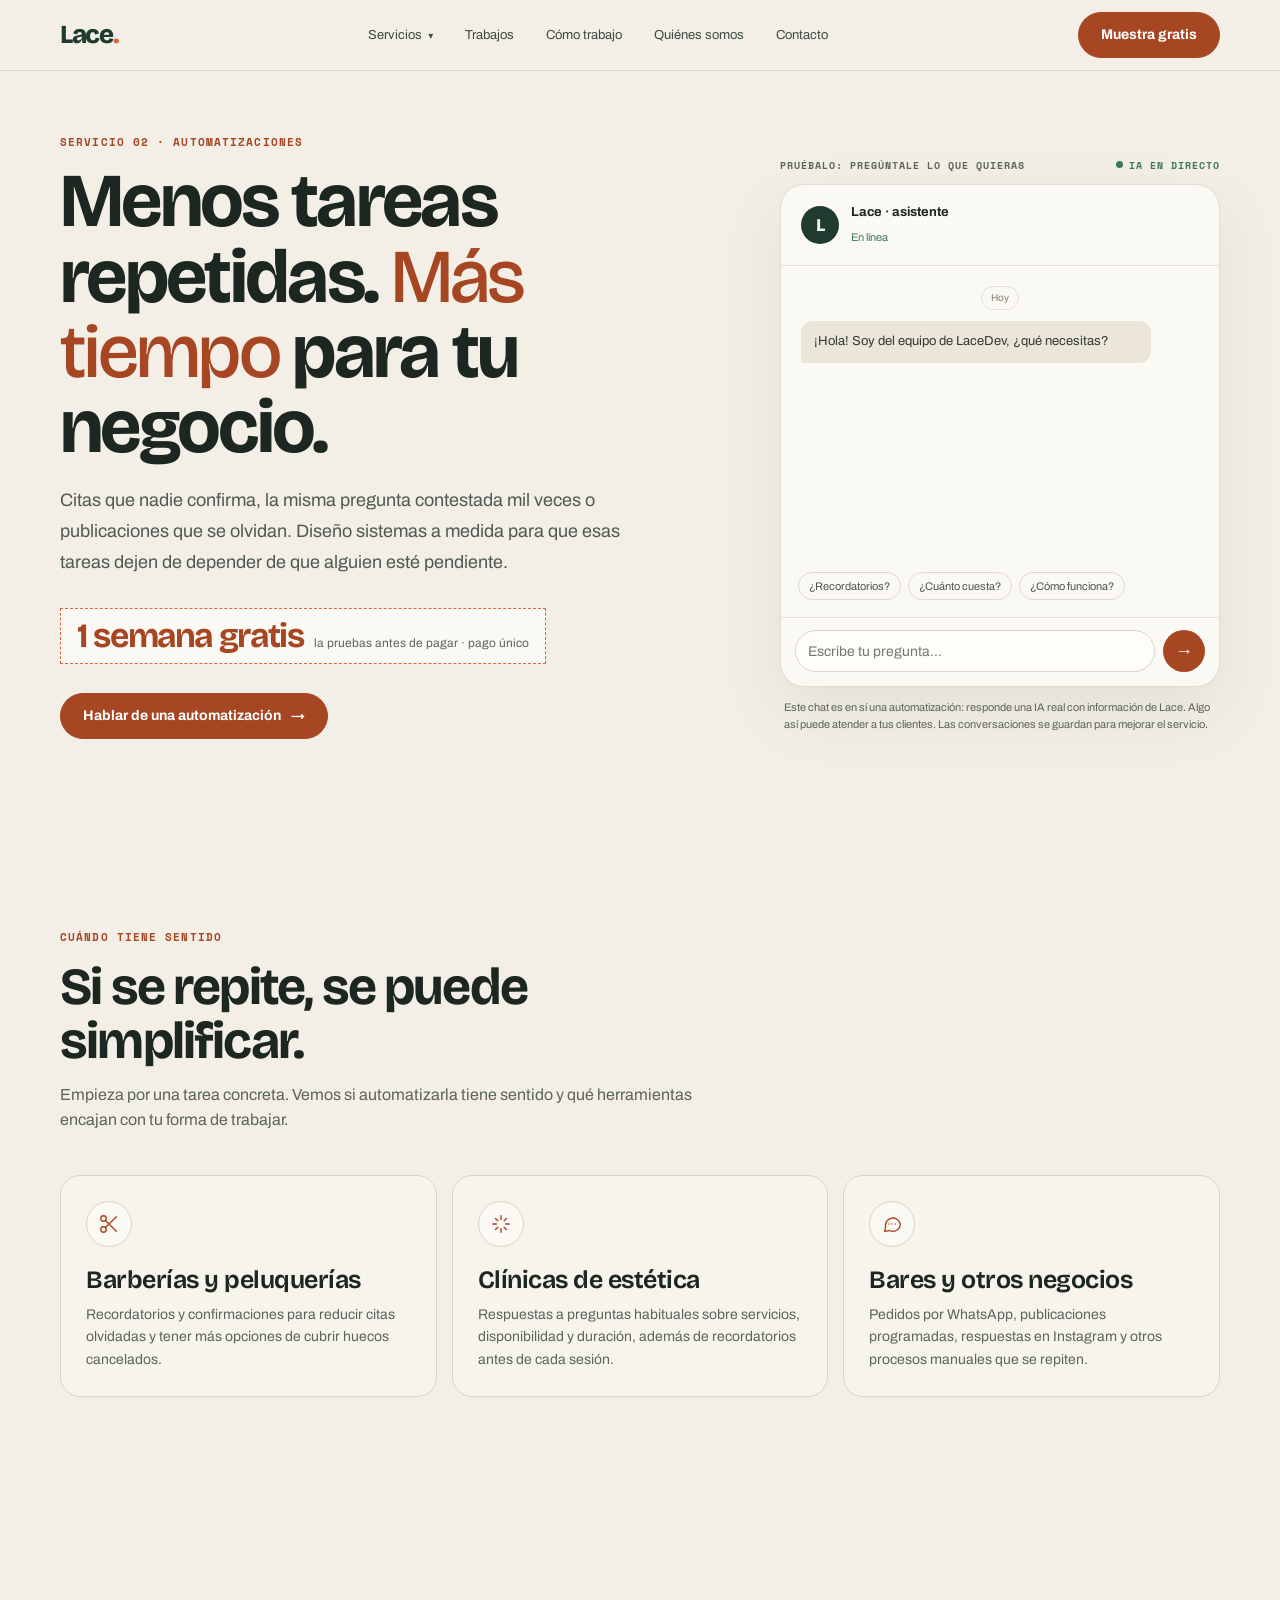
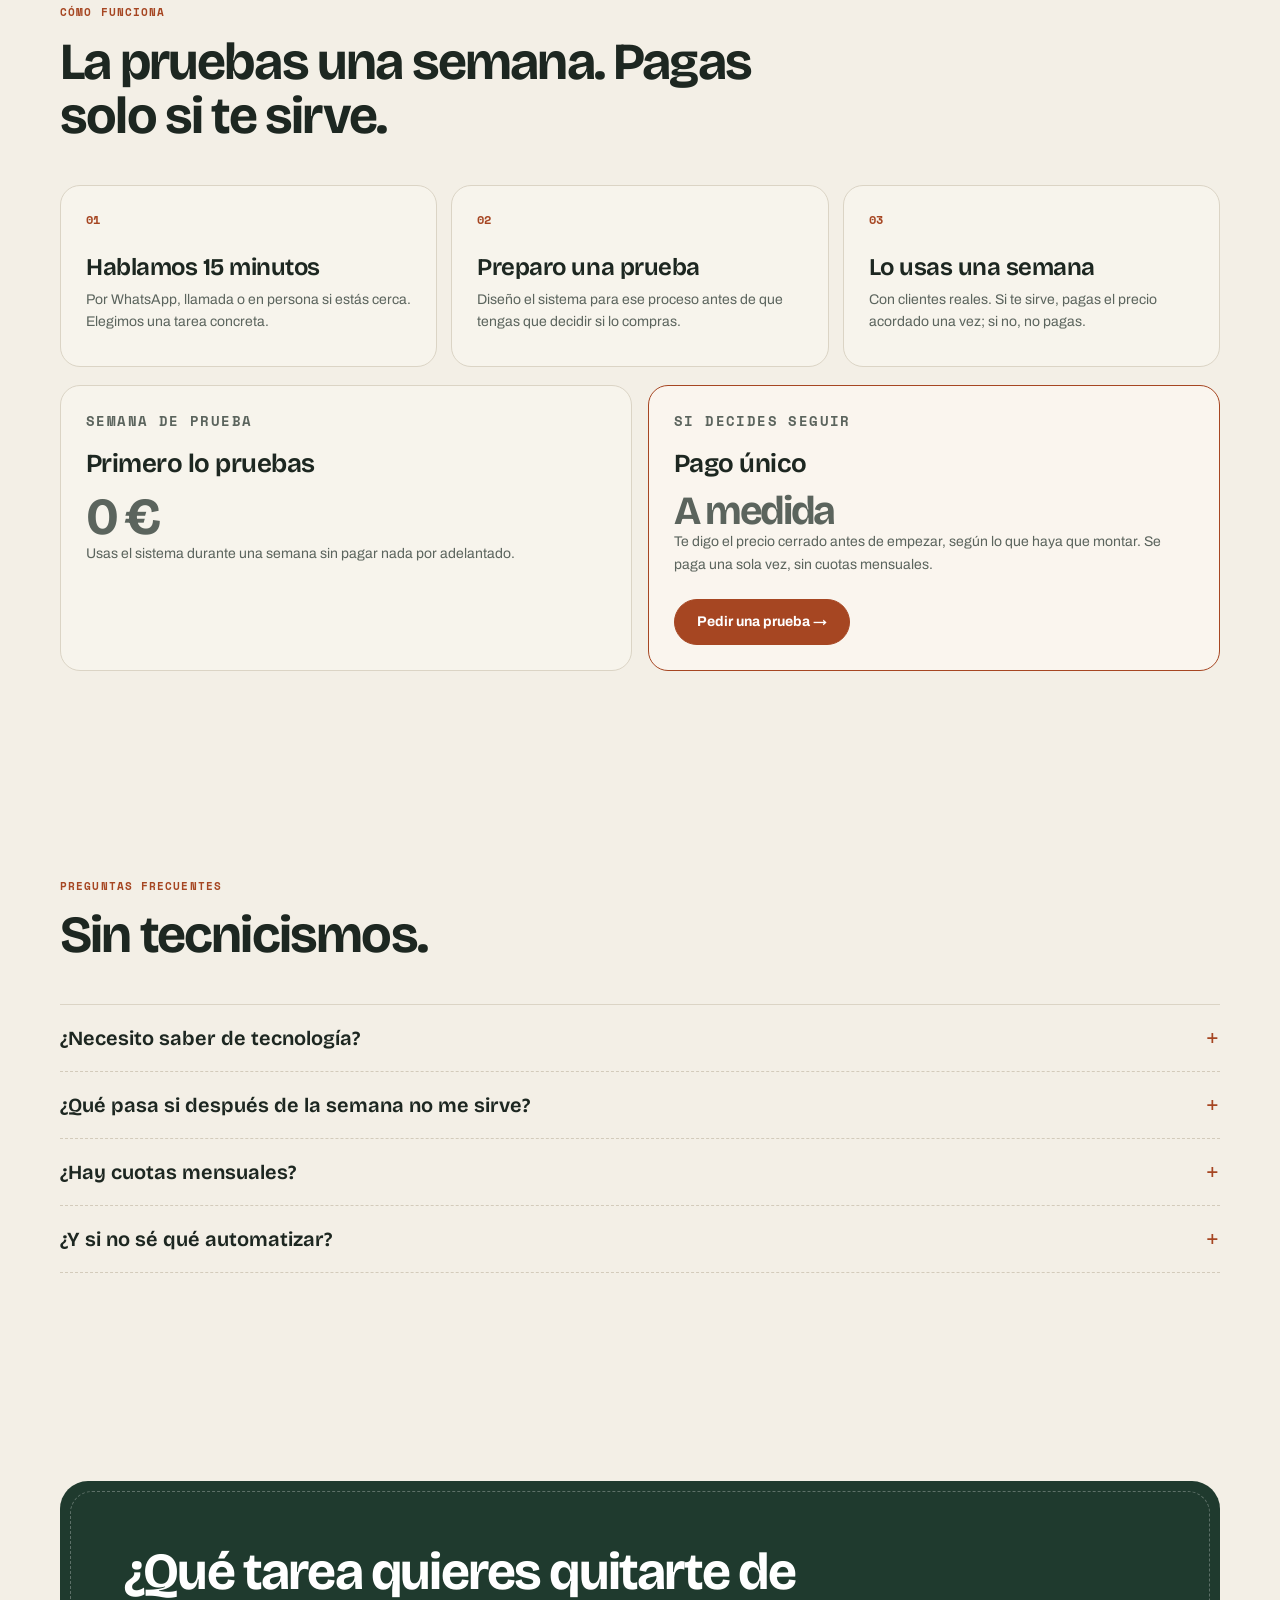
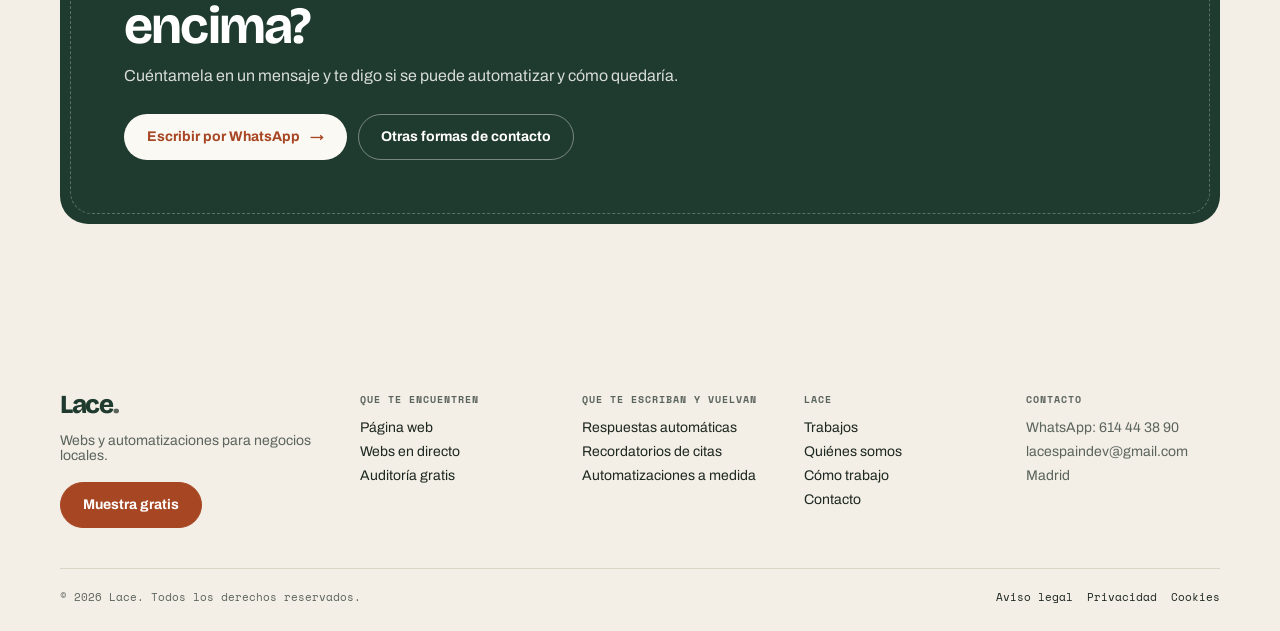
<file: automatizaciones.html>
<!doctype html>
<html lang="es">
<head>
  <meta charset="utf-8">
  <meta name="viewport" content="width=device-width, initial-scale=1">
  <meta name="theme-color" content="#f3efe6">
  <meta name="description" content="Automatizaciones a medida, pago único: recordatorios de citas, respuestas automáticas en WhatsApp e Instagram, publicaciones. Una semana de prueba gratis.">
  <title>Automatizaciones para negocios locales — Lace</title>
  <link rel="icon" href="favicon.svg?v=2" type="image/svg+xml">
  <link rel="icon" href="favicon.ico?v=2" sizes="any">
  <link rel="apple-touch-icon" href="icon-180.png?v=2">
  <link rel="preconnect" href="https://fonts.googleapis.com">
  <link rel="preconnect" href="https://fonts.gstatic.com" crossorigin>
  <link href="https://fonts.googleapis.com/css2?family=Archivo:wght@400;500;600;700&family=Bricolage+Grotesque:opsz,wght@12..96,500;12..96,600;12..96,700;12..96,800&family=Space+Mono:wght@400;700&display=swap" rel="stylesheet">
  <link rel="stylesheet" href="style.css?v=10">
</head>
<body class="v2">
  <header class="topbar">
    <div class="wrap nav">
      <a class="brand" href="index.html" aria-label="Lace, inicio">Lace<span class="brand-dot">.</span></a>
      <nav class="nav-links" id="navLinks" aria-label="Navegación principal">
        <div class="nav-drop" id="navDrop">
          <button class="nav-drop-btn" id="navDropBtn" type="button" aria-expanded="false" aria-controls="megaMenu">Servicios <span aria-hidden="true">▾</span></button>
          <div class="mega" id="megaMenu">
            <div class="mega-col">
              <p class="mega-title">Que te encuentren</p>
              <a href="webs.html"><b>Página web</b><span>Carta, horario y mapa, pensada para el móvil</span></a>
              <a href="webs.html#en-directo"><b>Webs en directo</b><span>Mira una muestra real dentro de un móvil</span></a>
              <a href="auditoria.html"><b>Auditoría gratis</b><span>7 preguntas: qué te falla y cómo arreglarlo</span></a>
            </div>
            <div class="mega-col">
              <p class="mega-title">Que te escriban</p>
              <a href="webs.html"><b>Botón de WhatsApp</b><span>El cliente te escribe o llama en un toque</span></a>
              <a href="automatizaciones.html"><b>Respuestas automáticas</b><span>Horarios, precios y dudas de siempre</span></a>
            </div>
            <div class="mega-col">
              <p class="mega-title">Que vuelvan</p>
              <a href="automatizaciones.html"><b>Recordatorios de citas</b><span>Menos huecos perdidos en tu agenda</span></a>
              <a href="automatizaciones.html"><b>Automatizaciones a medida</b><span>Una semana de prueba gratis</span></a>
            </div>
          </div>
        </div>
        <a href="trabajos.html">Trabajos</a>
        <a href="index.html#como-trabajo">Cómo trabajo</a>
        <a href="quienes-somos.html">Quiénes somos</a>
        <a href="contacto.html">Contacto</a>
      </nav>
      <button class="menu-toggle" id="menuToggle" type="button" aria-controls="navLinks" aria-expanded="false" aria-label="Abrir menú"><span></span><span></span><span></span></button>
      <a class="nav-cta" href="https://wa.me/34614443890?text=Hola%2C%20quiero%20una%20muestra%20gratis%20para%20mi%20negocio">Muestra gratis</a>
    </div>
    <div class="thread" aria-hidden="true"><i id="threadBar"></i></div>
  </header>

  <main>
    <section class="page-hero">
      <div class="wrap hero-grid">
        <div class="hero-copy">
          <p class="eyebrow">Servicio 02 · Automatizaciones</p>
          <h1>Menos tareas repetidas. <em>Más tiempo</em> para tu negocio.</h1>
          <p class="lead">Citas que nadie confirma, la misma pregunta contestada mil veces o publicaciones que se olvidan. Diseño sistemas a medida para que esas tareas dejen de depender de que alguien esté pendiente.</p>
          <div class="price-tag"><b>1 semana gratis</b><span>la pruebas antes de pagar · pago único</span></div>
          <div class="actions"><a class="button" href="https://wa.me/34614443890?text=Hola%2C%20quiero%20contarte%20qu%C3%A9%20tarea%20me%20gustar%C3%ADa%20automatizar">Hablar de una automatización <span aria-hidden="true">→</span></a></div>
        </div>
        <aside class="demo-wrap" aria-label="Chat con el asistente de Lace">
          <p class="demo-label"><span>Pruébalo: pregúntale lo que quieras</span><span class="live">IA en directo</span></p>
          <div class="sample">
            <div class="sample-head">
              <div class="avatar" aria-hidden="true">L</div>
              <div><strong>Lace · asistente</strong><span class="online">En línea</span></div>
            </div>
            <div class="chat" id="demoMsgs">
              <div class="chat-log" id="demoLog" aria-live="polite">
                <span class="day">Hoy</span>
                <div class="bubble">¡Hola! Soy del equipo de LaceDev, ¿qué necesitas?</div>
              </div>
            </div>
            <div class="sample-questions" aria-label="Preguntas de ejemplo">
              <button class="chip" type="button" data-q="¿Podéis enviar recordatorios de citas por WhatsApp?">¿Recordatorios?</button>
              <button class="chip" type="button" data-q="¿Cuánto cuesta una automatización?">¿Cuánto cuesta?</button>
              <button class="chip" type="button" data-q="¿Cómo funciona la prueba de una semana?">¿Cómo funciona?</button>
            </div>
            <form class="chat-form" id="demoForm">
              <label class="sr-only" for="demoInput">Escribe tu mensaje</label>
              <input id="demoInput" type="text" autocomplete="off" placeholder="Escribe tu pregunta…" maxlength="400">
              <button type="submit" aria-label="Enviar">→</button>
            </form>
          </div>
          <p class="demo-note">Este chat es en sí una automatización: responde una IA real con información de Lace. Algo así puede atender a tus clientes. Las conversaciones se guardan para mejorar el servicio.</p>
        </aside>
      </div>
    </section>

    <section class="section">
      <div class="wrap">
        <div class="section-head">
          <p class="eyebrow">Cuándo tiene sentido</p>
          <h2>Si se repite, se puede simplificar.</h2>
          <p>Empieza por una tarea concreta. Vemos si automatizarla tiene sentido y qué herramientas encajan con tu forma de trabajar.</p>
        </div>
        <div class="grid-3">
          <article class="problem-card"><span class="ico" aria-hidden="true"><svg viewBox="0 0 24 24"><circle cx="6" cy="6" r="3"/><circle cx="6" cy="18" r="3"/><path d="M8.1 8.1 20 20M8.1 15.9 20 4"/></svg></span><h3>Barberías y peluquerías</h3><p>Recordatorios y confirmaciones para reducir citas olvidadas y tener más opciones de cubrir huecos cancelados.</p></article>
          <article class="problem-card"><span class="ico" aria-hidden="true"><svg viewBox="0 0 24 24"><path d="M12 3v4M12 17v4M3 12h4M17 12h4M6 6l2.5 2.5M15.5 15.5 18 18M6 18l2.5-2.5M15.5 8.5 18 6"/></svg></span><h3>Clínicas de estética</h3><p>Respuestas a preguntas habituales sobre servicios, disponibilidad y duración, además de recordatorios antes de cada sesión.</p></article>
          <article class="problem-card"><span class="ico" aria-hidden="true"><svg viewBox="0 0 24 24"><path d="M21 12a8 8 0 0 1-11.6 7.1L4 20l1-4.6A8 8 0 1 1 21 12Z"/><path d="M8.5 12h.01M12 12h.01M15.5 12h.01"/></svg></span><h3>Bares y otros negocios</h3><p>Pedidos por WhatsApp, publicaciones programadas, respuestas en Instagram y otros procesos manuales que se repiten.</p></article>
        </div>
      </div>
    </section>

    <section class="section">
      <div class="wrap">
        <div class="section-head">
          <p class="eyebrow">Cómo funciona</p>
          <h2>La pruebas una semana. Pagas solo si te sirve.</h2>
        </div>
        <div class="steps">
          <article class="step-card"><h3>Hablamos 15 minutos</h3><p>Por WhatsApp, llamada o en persona si estás cerca. Elegimos una tarea concreta.</p></article>
          <article class="step-card"><h3>Preparo una prueba</h3><p>Diseño el sistema para ese proceso antes de que tengas que decidir si lo compras.</p></article>
          <article class="step-card"><h3>Lo usas una semana</h3><p>Con clientes reales. Si te sirve, pagas el precio acordado una vez; si no, no pagas.</p></article>
        </div>
        <div class="prices" style="margin-top:18px">
          <article class="price-card"><p class="eyebrow">Semana de prueba</p><h3>Primero lo pruebas</h3><p class="price-big">0 €</p><p>Usas el sistema durante una semana sin pagar nada por adelantado.</p></article>
          <article class="price-card featured"><p class="eyebrow">Si decides seguir</p><h3>Pago único</h3><p class="price-big" style="font-size:40px">A medida</p><p>Te digo el precio cerrado antes de empezar, según lo que haya que montar. Se paga una sola vez, sin cuotas mensuales.</p><a class="button" href="https://wa.me/34614443890?text=Hola%2C%20quiero%20pedir%20una%20prueba%20de%20automatizaci%C3%B3n">Pedir una prueba →</a></article>
        </div>
      </div>
    </section>

    <section class="section">
      <div class="wrap">
        <div class="section-head"><p class="eyebrow">Preguntas frecuentes</p><h2>Sin tecnicismos.</h2></div>
        <div class="faq"><details><summary>¿Necesito saber de tecnología?</summary><p>No. Me encargo yo de montarlo y de explicarte cómo funciona con palabras normales. Tú sigues usando WhatsApp, Instagram o lo que ya uses.</p></details><details><summary>¿Qué pasa si después de la semana no me sirve?</summary><p>Nada: no pagas. La prueba existe precisamente para que decidas con el sistema funcionando, no con una promesa.</p></details><details><summary>¿Hay cuotas mensuales?</summary><p>No. El precio acordado se paga una sola vez. Si algún servicio externo tuviera coste, te lo digo antes de empezar.</p></details><details><summary>¿Y si no sé qué automatizar?</summary><p>Cuéntame cómo es un día normal en tu negocio. Casi siempre aparece algo que se repite y se puede simplificar.</p></details></div>
      </div>
    </section>
    <section class="section">
      <div class="wrap">
        <div class="cta-band">
          <h2>¿Qué tarea quieres quitarte de encima?</h2>
          <p>Cuéntamela en un mensaje y te digo si se puede automatizar y cómo quedaría.</p>
          <div class="actions"><a class="button light" href="https://wa.me/34614443890?text=Hola%2C%20quiero%20contarte%20qu%C3%A9%20tarea%20me%20gustar%C3%ADa%20automatizar">Escribir por WhatsApp <span aria-hidden="true">→</span></a><a class="button ghost" href="contacto.html">Otras formas de contacto</a></div>
        </div>
      </div>
    </section>
  </main>

  <footer class="mega-footer">
    <div class="wrap mf-grid">
      <div class="mf-brand"><a class="brand" href="index.html">Lace<span class="brand-dot">.</span></a><p>Webs y automatizaciones para negocios locales.</p><a class="button" href="https://wa.me/34614443890?text=Hola%2C%20quiero%20una%20muestra%20gratis%20para%20mi%20negocio">Muestra gratis</a></div>
      <div><p class="mf-title">Que te encuentren</p><a href="webs.html">Página web</a><a href="webs.html#en-directo">Webs en directo</a><a href="auditoria.html">Auditoría gratis</a></div>
      <div><p class="mf-title">Que te escriban y vuelvan</p><a href="automatizaciones.html">Respuestas automáticas</a><a href="automatizaciones.html">Recordatorios de citas</a><a href="automatizaciones.html">Automatizaciones a medida</a></div>
      <div><p class="mf-title">Lace</p><a href="trabajos.html">Trabajos</a><a href="quienes-somos.html">Quiénes somos</a><a href="index.html#como-trabajo">Cómo trabajo</a><a href="contacto.html">Contacto</a></div>
      <div><p class="mf-title">Contacto</p><span>WhatsApp: 614 44 38 90</span><span>lacespaindev@gmail.com</span><span>Madrid</span></div>
    </div>
    <div class="wrap mf-bottom"><span>© <span id="year">2026</span> Lace. Todos los derechos reservados.</span> <span class="legal-foot-links"><a href="aviso-legal.html">Aviso legal</a><a href="privacidad.html">Privacidad</a><a href="cookies.html">Cookies</a></span></div>
  </footer>
  <a class="wa-float" id="waFloat" href="https://wa.me/34614443890?text=Hola%2C%20quiero%20hablar%20sobre%20mi%20negocio" aria-label="Escribir a Lace por WhatsApp"><svg viewBox="0 0 24 24" fill="currentColor" aria-hidden="true"><path d="M12 2a10 10 0 0 0-8.6 15.1L2 22l5-1.3A10 10 0 1 0 12 2Zm0 18.2c-1.5 0-3-.4-4.3-1.2l-.3-.2-3 .8.8-2.9-.2-.3A8.2 8.2 0 1 1 12 20.2Zm4.5-6.1c-.2-.1-1.5-.7-1.7-.8-.2-.1-.4-.1-.6.1l-.8 1c-.1.2-.3.2-.5.1a6.7 6.7 0 0 1-3.3-2.9c-.2-.4.2-.4.7-1.3.1-.2 0-.3 0-.4l-.8-1.8c-.2-.5-.4-.4-.6-.4h-.5c-.2 0-.5.1-.7.3-.2.3-.9.9-.9 2.2s.9 2.5 1 2.7c.1.2 1.8 2.8 4.4 3.9 1.6.7 2.3.8 3.1.6.5-.1 1.5-.6 1.7-1.2.2-.6.2-1.1.2-1.2-.1-.1-.3-.2-.5-.3Z"/></svg><span>Escríbeme</span></a>
  <script src="site.js?v=6"></script>
</body>
</html>
</file>
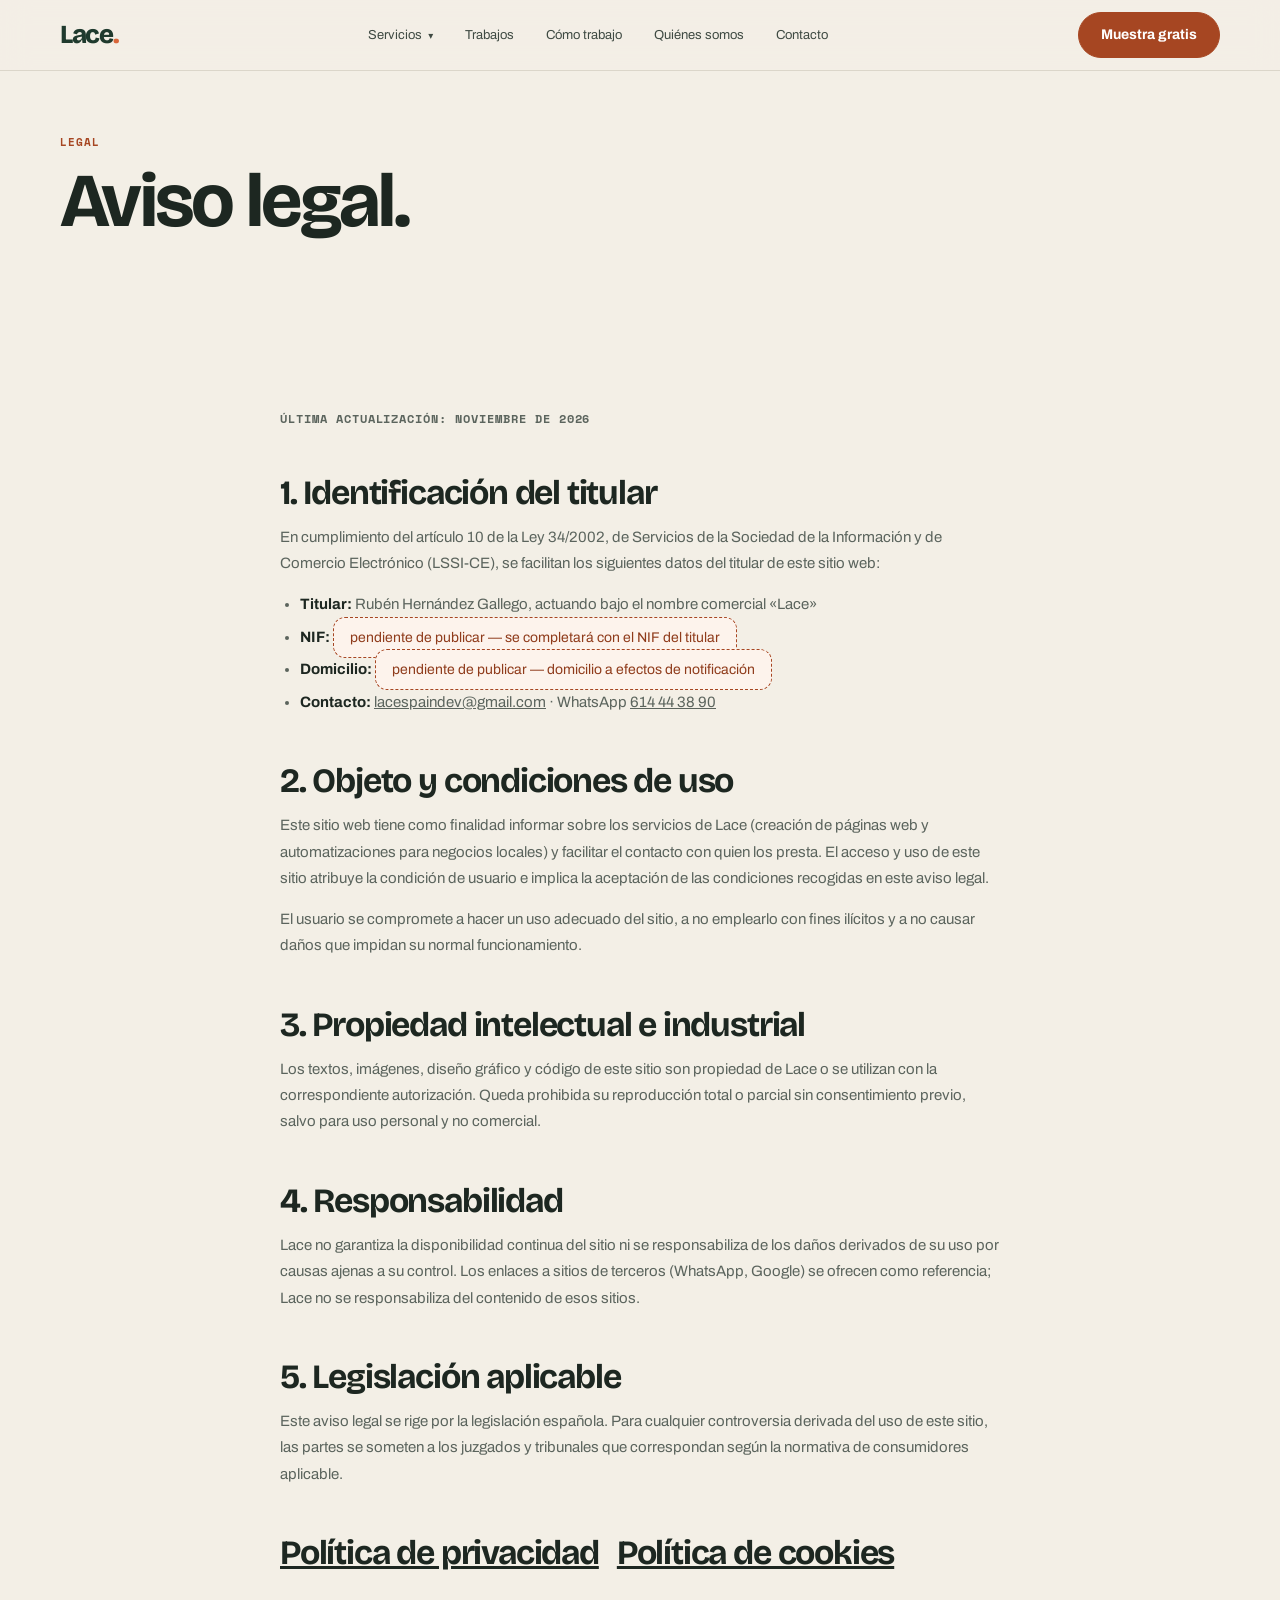
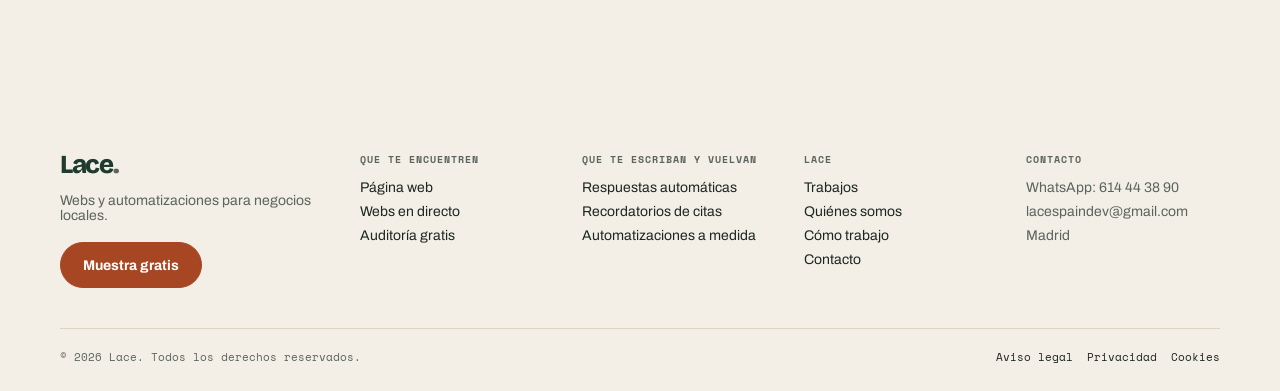
<file: aviso-legal.html>
<!doctype html>
<html lang="es">
<head>
  <meta charset="utf-8">
  <meta name="viewport" content="width=device-width, initial-scale=1">
  <meta name="theme-color" content="#f3efe6">
  <meta name="robots" content="noindex">
  <meta name="description" content="Aviso legal de Lace: identificación del titular, condiciones de uso y propiedad intelectual del sitio lacedev.com.">
  <title>Aviso legal — Lace</title>
  <link rel="icon" href="favicon.svg?v=2" type="image/svg+xml">
  <link rel="icon" href="favicon.ico?v=2" sizes="any">
  <link rel="apple-touch-icon" href="icon-180.png?v=2">
  <link rel="preconnect" href="https://fonts.googleapis.com">
  <link rel="preconnect" href="https://fonts.gstatic.com" crossorigin>
  <link href="https://fonts.googleapis.com/css2?family=Archivo:wght@400;500;600;700&family=Bricolage+Grotesque:opsz,wght@12..96,500;12..96,600;12..96,700;12..96,800&family=Space+Mono:wght@400;700&display=swap" rel="stylesheet">
  <link rel="stylesheet" href="style.css?v=10">
</head>
<body class="v2">
  <header class="topbar">
    <div class="wrap nav">
      <a class="brand" href="index.html" aria-label="Lace, inicio">Lace<span class="brand-dot">.</span></a>
      <nav class="nav-links" id="navLinks" aria-label="Navegación principal">
        <div class="nav-drop" id="navDrop">
          <button class="nav-drop-btn" id="navDropBtn" type="button" aria-expanded="false" aria-controls="megaMenu">Servicios <span aria-hidden="true">▾</span></button>
          <div class="mega" id="megaMenu">
            <div class="mega-col">
              <p class="mega-title">Que te encuentren</p>
              <a href="webs.html"><b>Página web</b><span>Carta, horario y mapa, pensada para el móvil</span></a>
              <a href="webs.html#en-directo"><b>Webs en directo</b><span>Mira una muestra real dentro de un móvil</span></a>
              <a href="auditoria.html"><b>Auditoría gratis</b><span>7 preguntas: qué te falla y cómo arreglarlo</span></a>
            </div>
            <div class="mega-col">
              <p class="mega-title">Que te escriban</p>
              <a href="webs.html"><b>Botón de WhatsApp</b><span>El cliente te escribe o llama en un toque</span></a>
              <a href="automatizaciones.html"><b>Respuestas automáticas</b><span>Horarios, precios y dudas de siempre</span></a>
            </div>
            <div class="mega-col">
              <p class="mega-title">Que vuelvan</p>
              <a href="automatizaciones.html"><b>Recordatorios de citas</b><span>Menos huecos perdidos en tu agenda</span></a>
              <a href="automatizaciones.html"><b>Automatizaciones a medida</b><span>Una semana de prueba gratis</span></a>
            </div>
          </div>
        </div>
        <a href="trabajos.html">Trabajos</a>
        <a href="index.html#como-trabajo">Cómo trabajo</a>
        <a href="quienes-somos.html">Quiénes somos</a>
        <a href="contacto.html">Contacto</a>
      </nav>
      <button class="menu-toggle" id="menuToggle" type="button" aria-controls="navLinks" aria-expanded="false" aria-label="Abrir menú"><span></span><span></span><span></span></button>
      <a class="nav-cta" href="https://wa.me/34614443890?text=Hola%2C%20quiero%20una%20muestra%20gratis%20para%20mi%20negocio">Muestra gratis</a>
    </div>
    <div class="thread" aria-hidden="true"><i id="threadBar"></i></div>
  </header>

  <main>
    <section class="page-hero">
      <div class="wrap">
        <p class="eyebrow">Legal</p>
        <h1>Aviso legal.</h1>
      </div>
    </section>
    <section class="section tight">
      <div class="wrap legal">
        <span class="updated">Última actualización: noviembre de 2026</span>

        <h2>1. Identificación del titular</h2>
        <p>En cumplimiento del artículo 10 de la Ley 34/2002, de Servicios de la Sociedad de la Información y de Comercio Electrónico (LSSI-CE), se facilitan los siguientes datos del titular de este sitio web:</p>
        <ul>
          <li><strong>Titular:</strong> Rubén Hernández Gallego, actuando bajo el nombre comercial «Lace»</li>
          <li><strong>NIF:</strong> <span class="pending">pendiente de publicar — se completará con el NIF del titular</span></li>
          <li><strong>Domicilio:</strong> <span class="pending">pendiente de publicar — domicilio a efectos de notificación</span></li>
          <li><strong>Contacto:</strong> <a href="mailto:lacespaindev@gmail.com">lacespaindev@gmail.com</a> · WhatsApp <a href="https://wa.me/34614443890">614 44 38 90</a></li>
        </ul>

        <h2>2. Objeto y condiciones de uso</h2>
        <p>Este sitio web tiene como finalidad informar sobre los servicios de Lace (creación de páginas web y automatizaciones para negocios locales) y facilitar el contacto con quien los presta. El acceso y uso de este sitio atribuye la condición de usuario e implica la aceptación de las condiciones recogidas en este aviso legal.</p>
        <p>El usuario se compromete a hacer un uso adecuado del sitio, a no emplearlo con fines ilícitos y a no causar daños que impidan su normal funcionamiento.</p>

        <h2>3. Propiedad intelectual e industrial</h2>
        <p>Los textos, imágenes, diseño gráfico y código de este sitio son propiedad de Lace o se utilizan con la correspondiente autorización. Queda prohibida su reproducción total o parcial sin consentimiento previo, salvo para uso personal y no comercial.</p>

        <h2>4. Responsabilidad</h2>
        <p>Lace no garantiza la disponibilidad continua del sitio ni se responsabiliza de los daños derivados de su uso por causas ajenas a su control. Los enlaces a sitios de terceros (WhatsApp, Google) se ofrecen como referencia; Lace no se responsabiliza del contenido de esos sitios.</p>

        <h2>5. Legislación aplicable</h2>
        <p>Este aviso legal se rige por la legislación española. Para cualquier controversia derivada del uso de este sitio, las partes se someten a los juzgados y tribunales que correspondan según la normativa de consumidores aplicable.</p>

        <h2 class="legal-foot-links"><a href="privacidad.html">Política de privacidad</a><a href="cookies.html">Política de cookies</a></h2>
      </div>
    </section>
  </main>

  <footer class="mega-footer">
    <div class="wrap mf-grid">
      <div class="mf-brand"><a class="brand" href="index.html">Lace<span class="brand-dot">.</span></a><p>Webs y automatizaciones para negocios locales.</p><a class="button" href="https://wa.me/34614443890?text=Hola%2C%20quiero%20una%20muestra%20gratis%20para%20mi%20negocio">Muestra gratis</a></div>
      <div><p class="mf-title">Que te encuentren</p><a href="webs.html">Página web</a><a href="webs.html#en-directo">Webs en directo</a><a href="auditoria.html">Auditoría gratis</a></div>
      <div><p class="mf-title">Que te escriban y vuelvan</p><a href="automatizaciones.html">Respuestas automáticas</a><a href="automatizaciones.html">Recordatorios de citas</a><a href="automatizaciones.html">Automatizaciones a medida</a></div>
      <div><p class="mf-title">Lace</p><a href="trabajos.html">Trabajos</a><a href="quienes-somos.html">Quiénes somos</a><a href="index.html#como-trabajo">Cómo trabajo</a><a href="contacto.html">Contacto</a></div>
      <div><p class="mf-title">Contacto</p><span>WhatsApp: 614 44 38 90</span><span>lacespaindev@gmail.com</span><span>Madrid</span></div>
    </div>
    <div class="wrap mf-bottom"><span>© <span id="year">2026</span> Lace. Todos los derechos reservados.</span> <span class="legal-foot-links"><a href="aviso-legal.html">Aviso legal</a><a href="privacidad.html">Privacidad</a><a href="cookies.html">Cookies</a></span></div>
  </footer>
  <a class="wa-float" id="waFloat" href="https://wa.me/34614443890?text=Hola%2C%20quiero%20hablar%20sobre%20mi%20negocio" aria-label="Escribir a Lace por WhatsApp"><svg viewBox="0 0 24 24" fill="currentColor" aria-hidden="true"><path d="M12 2a10 10 0 0 0-8.6 15.1L2 22l5-1.3A10 10 0 1 0 12 2Zm0 18.2c-1.5 0-3-.4-4.3-1.2l-.3-.2-3 .8.8-2.9-.2-.3A8.2 8.2 0 1 1 12 20.2Zm4.5-6.1c-.2-.1-1.5-.7-1.7-.8-.2-.1-.4-.1-.6.1l-.8 1c-.1.2-.3.2-.5.1a6.7 6.7 0 0 1-3.3-2.9c-.2-.4.2-.4.7-1.3.1-.2 0-.3 0-.4l-.8-1.8c-.2-.5-.4-.4-.6-.4h-.5c-.2 0-.5.1-.7.3-.2.3-.9.9-.9 2.2s.9 2.5 1 2.7c.1.2 1.8 2.8 4.4 3.9 1.6.7 2.3.8 3.1.6.5-.1 1.5-.6 1.7-1.2.2-.6.2-1.1.2-1.2-.1-.1-.3-.2-.5-.3Z"/></svg><span>Escríbeme</span></a>
  <script src="site.js?v=6"></script>
</body>
</html>
</file>
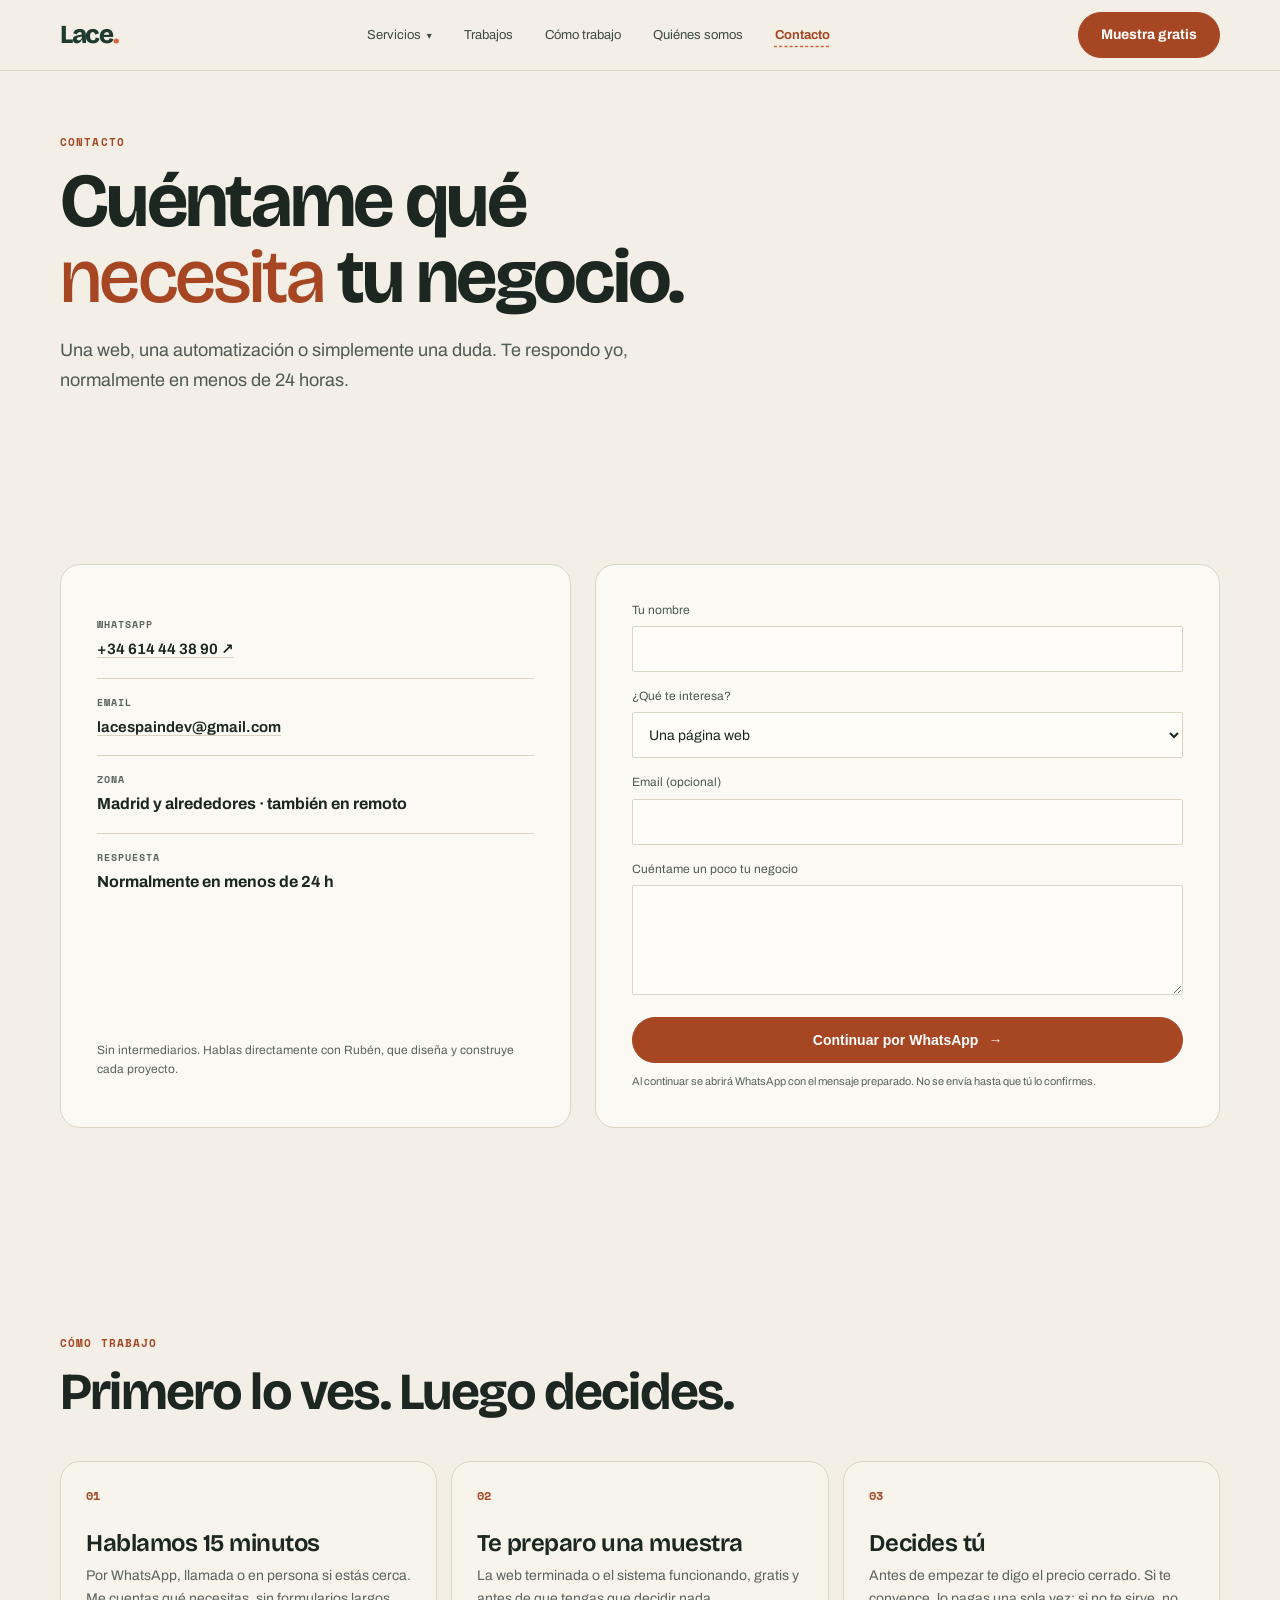
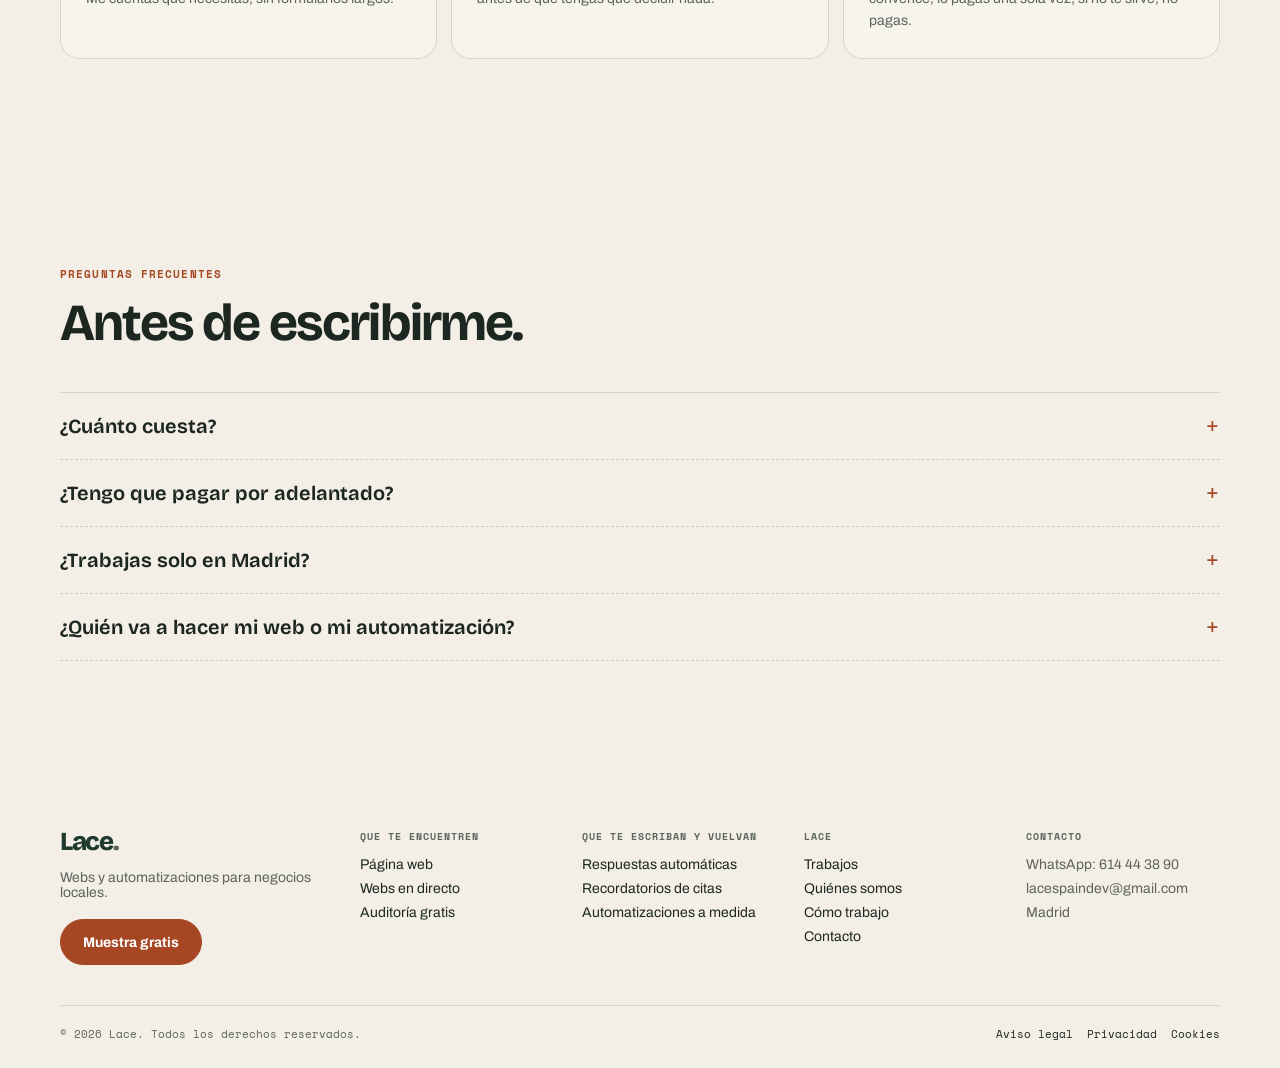
<file: contacto.html>
<!doctype html>
<html lang="es">
<head>
  <meta charset="utf-8">
  <meta name="viewport" content="width=device-width, initial-scale=1">
  <meta name="theme-color" content="#f3efe6">
  <meta name="description" content="Escribe a Lace por WhatsApp o email. Hablas directamente con Rubén y te responde normalmente en menos de 24 horas.">
  <title>Contacto — Lace</title>
  <link rel="icon" href="favicon.svg?v=2" type="image/svg+xml">
  <link rel="icon" href="favicon.ico?v=2" sizes="any">
  <link rel="apple-touch-icon" href="icon-180.png?v=2">
  <link rel="preconnect" href="https://fonts.googleapis.com">
  <link rel="preconnect" href="https://fonts.gstatic.com" crossorigin>
  <link href="https://fonts.googleapis.com/css2?family=Archivo:wght@400;500;600;700&family=Bricolage+Grotesque:opsz,wght@12..96,500;12..96,600;12..96,700;12..96,800&family=Space+Mono:wght@400;700&display=swap" rel="stylesheet">
  <link rel="stylesheet" href="style.css?v=10">
</head>
<body class="v2">
  <header class="topbar">
    <div class="wrap nav">
      <a class="brand" href="index.html" aria-label="Lace, inicio">Lace<span class="brand-dot">.</span></a>
      <nav class="nav-links" id="navLinks" aria-label="Navegación principal">
        <div class="nav-drop" id="navDrop">
          <button class="nav-drop-btn" id="navDropBtn" type="button" aria-expanded="false" aria-controls="megaMenu">Servicios <span aria-hidden="true">▾</span></button>
          <div class="mega" id="megaMenu">
            <div class="mega-col">
              <p class="mega-title">Que te encuentren</p>
              <a href="webs.html"><b>Página web</b><span>Carta, horario y mapa, pensada para el móvil</span></a>
              <a href="webs.html#en-directo"><b>Webs en directo</b><span>Mira una muestra real dentro de un móvil</span></a>
              <a href="auditoria.html"><b>Auditoría gratis</b><span>7 preguntas: qué te falla y cómo arreglarlo</span></a>
            </div>
            <div class="mega-col">
              <p class="mega-title">Que te escriban</p>
              <a href="webs.html"><b>Botón de WhatsApp</b><span>El cliente te escribe o llama en un toque</span></a>
              <a href="automatizaciones.html"><b>Respuestas automáticas</b><span>Horarios, precios y dudas de siempre</span></a>
            </div>
            <div class="mega-col">
              <p class="mega-title">Que vuelvan</p>
              <a href="automatizaciones.html"><b>Recordatorios de citas</b><span>Menos huecos perdidos en tu agenda</span></a>
              <a href="automatizaciones.html"><b>Automatizaciones a medida</b><span>Una semana de prueba gratis</span></a>
            </div>
          </div>
        </div>
        <a href="trabajos.html">Trabajos</a>
        <a href="index.html#como-trabajo">Cómo trabajo</a>
        <a href="quienes-somos.html">Quiénes somos</a>
        <a href="contacto.html" aria-current="page">Contacto</a>
      </nav>
      <button class="menu-toggle" id="menuToggle" type="button" aria-controls="navLinks" aria-expanded="false" aria-label="Abrir menú"><span></span><span></span><span></span></button>
      <a class="nav-cta" href="https://wa.me/34614443890?text=Hola%2C%20quiero%20una%20muestra%20gratis%20para%20mi%20negocio">Muestra gratis</a>
    </div>
    <div class="thread" aria-hidden="true"><i id="threadBar"></i></div>
  </header>

  <main>
    <section class="page-hero">
      <div class="wrap">
        <p class="eyebrow">Contacto</p>
        <h1>Cuéntame qué <em>necesita</em> tu negocio.</h1>
        <p class="lead">Una web, una automatización o simplemente una duda. Te respondo yo, normalmente en menos de 24 horas.</p>
      </div>
    </section>
    <section class="section tight">
      <div class="wrap">
        <div class="contact">
          <div class="contact-info">
            <div class="contact-row"><span class="contact-label">WhatsApp</span><a href="https://wa.me/34614443890?text=Hola%2C%20quiero%20consultarte%20una%20idea">+34 614 44 38 90 ↗</a></div>
            <div class="contact-row"><span class="contact-label">Email</span><a href="mailto:lacespaindev@gmail.com">lacespaindev@gmail.com</a></div>
            <div class="contact-row"><span class="contact-label">Zona</span><strong>Madrid y alrededores · también en remoto</strong></div>
            <div class="contact-row"><span class="contact-label">Respuesta</span><strong>Normalmente en menos de 24 h</strong></div>
            <p class="contact-meta">Sin intermediarios. Hablas directamente con Rubén, que diseña y construye cada proyecto.</p>
          </div>
          <form class="contact-form" id="contact-form">
            <div class="field"><label for="name">Tu nombre</label><input id="name" name="name" autocomplete="name" required></div>
            <div class="field"><label for="service">¿Qué te interesa?</label><select id="service" name="service" style="width:100%;min-height:46px;padding:0 12px;border:1px solid var(--line);border-radius:2px;background:#fffdf8;color:var(--ink);font:14px var(--sans)"><option>Una página web</option><option>Una automatización</option><option>Las dos cosas</option><option>Todavía no lo sé</option></select></div>
            <div class="field"><label for="email">Email (opcional)</label><input id="email" name="email" type="email" autocomplete="email"></div>
            <div class="field"><label for="message">Cuéntame un poco tu negocio</label><textarea id="message" name="message" required></textarea></div>
            <button class="button" type="submit">Continuar por WhatsApp <span aria-hidden="true">→</span></button>
            <p class="form-help">Al continuar se abrirá WhatsApp con el mensaje preparado. No se envía hasta que tú lo confirmes.</p>
          </form>
        </div>
      </div>
    </section>
    <section class="section">
      <div class="wrap">
        <div class="section-head"><p class="eyebrow">Cómo trabajo</p><h2>Primero lo ves. Luego decides.</h2></div>
        <div class="steps">
          <article class="step-card"><h3>Hablamos 15 minutos</h3><p>Por WhatsApp, llamada o en persona si estás cerca. Me cuentas qué necesitas, sin formularios largos.</p></article>
          <article class="step-card"><h3>Te preparo una muestra</h3><p>La web terminada o el sistema funcionando, gratis y antes de que tengas que decidir nada.</p></article>
          <article class="step-card"><h3>Decides tú</h3><p>Antes de empezar te digo el precio cerrado. Si te convence, lo pagas una sola vez; si no te sirve, no pagas.</p></article>
        </div>
      </div>
    </section>
    <section class="section">
      <div class="wrap">
        <div class="section-head"><p class="eyebrow">Preguntas frecuentes</p><h2>Antes de escribirme.</h2></div>
        <div class="faq"><details><summary>¿Cuánto cuesta?</summary><p>Depende de lo que necesites. Hablamos, te digo el precio cerrado antes de empezar y se paga una sola vez, sin cuotas mensuales. Siempre bastante por debajo de lo que cobra una agencia.</p></details><details><summary>¿Tengo que pagar por adelantado?</summary><p>No. La web te la enseño terminada antes de pagar y las automatizaciones las pruebas una semana gratis.</p></details><details><summary>¿Trabajas solo en Madrid?</summary><p>Trabajo sobre todo con negocios de Madrid y alrededores, y si estás cerca puedo pasarme en persona. Todo lo demás se puede hacer por WhatsApp desde cualquier sitio.</p></details><details><summary>¿Quién va a hacer mi web o mi automatización?</summary><p>Yo, Rubén. No subcontrato: hablas con la misma persona de principio a fin.</p></details></div>
      </div>
    </section>
  </main>

  <footer class="mega-footer">
    <div class="wrap mf-grid">
      <div class="mf-brand"><a class="brand" href="index.html">Lace<span class="brand-dot">.</span></a><p>Webs y automatizaciones para negocios locales.</p><a class="button" href="https://wa.me/34614443890?text=Hola%2C%20quiero%20una%20muestra%20gratis%20para%20mi%20negocio">Muestra gratis</a></div>
      <div><p class="mf-title">Que te encuentren</p><a href="webs.html">Página web</a><a href="webs.html#en-directo">Webs en directo</a><a href="auditoria.html">Auditoría gratis</a></div>
      <div><p class="mf-title">Que te escriban y vuelvan</p><a href="automatizaciones.html">Respuestas automáticas</a><a href="automatizaciones.html">Recordatorios de citas</a><a href="automatizaciones.html">Automatizaciones a medida</a></div>
      <div><p class="mf-title">Lace</p><a href="trabajos.html">Trabajos</a><a href="quienes-somos.html">Quiénes somos</a><a href="index.html#como-trabajo">Cómo trabajo</a><a href="contacto.html">Contacto</a></div>
      <div><p class="mf-title">Contacto</p><span>WhatsApp: 614 44 38 90</span><span>lacespaindev@gmail.com</span><span>Madrid</span></div>
    </div>
    <div class="wrap mf-bottom"><span>© <span id="year">2026</span> Lace. Todos los derechos reservados.</span> <span class="legal-foot-links"><a href="aviso-legal.html">Aviso legal</a><a href="privacidad.html">Privacidad</a><a href="cookies.html">Cookies</a></span></div>
  </footer>
  <a class="wa-float" id="waFloat" href="https://wa.me/34614443890?text=Hola%2C%20quiero%20hablar%20sobre%20mi%20negocio" aria-label="Escribir a Lace por WhatsApp"><svg viewBox="0 0 24 24" fill="currentColor" aria-hidden="true"><path d="M12 2a10 10 0 0 0-8.6 15.1L2 22l5-1.3A10 10 0 1 0 12 2Zm0 18.2c-1.5 0-3-.4-4.3-1.2l-.3-.2-3 .8.8-2.9-.2-.3A8.2 8.2 0 1 1 12 20.2Zm4.5-6.1c-.2-.1-1.5-.7-1.7-.8-.2-.1-.4-.1-.6.1l-.8 1c-.1.2-.3.2-.5.1a6.7 6.7 0 0 1-3.3-2.9c-.2-.4.2-.4.7-1.3.1-.2 0-.3 0-.4l-.8-1.8c-.2-.5-.4-.4-.6-.4h-.5c-.2 0-.5.1-.7.3-.2.3-.9.9-.9 2.2s.9 2.5 1 2.7c.1.2 1.8 2.8 4.4 3.9 1.6.7 2.3.8 3.1.6.5-.1 1.5-.6 1.7-1.2.2-.6.2-1.1.2-1.2-.1-.1-.3-.2-.5-.3Z"/></svg><span>Escríbeme</span></a>
  <script src="site.js?v=6"></script>
</body>
</html>
</file>
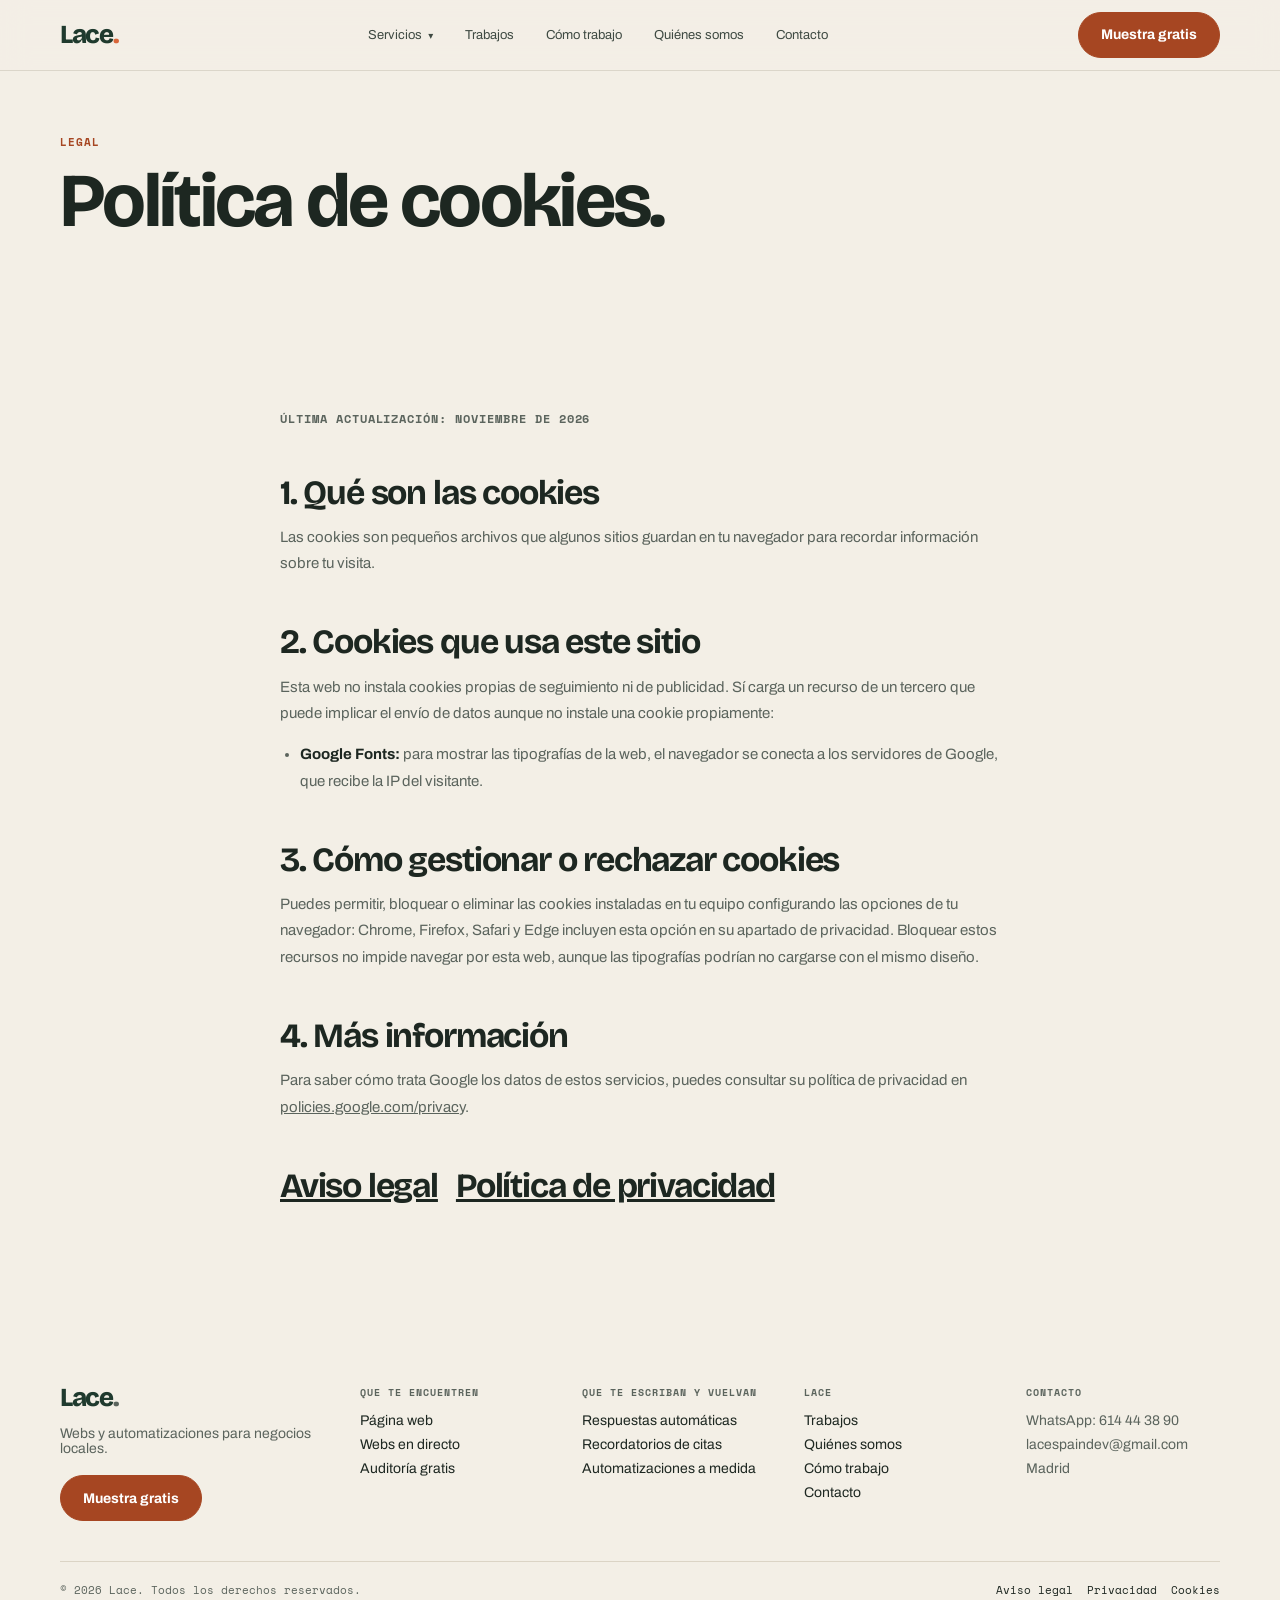
<file: cookies.html>
<!doctype html>
<html lang="es">
<head>
  <meta charset="utf-8">
  <meta name="viewport" content="width=device-width, initial-scale=1">
  <meta name="theme-color" content="#f3efe6">
  <meta name="robots" content="noindex">
  <meta name="description" content="Política de cookies de Lace: qué cookies de terceros se cargan en este sitio y cómo gestionarlas.">
  <title>Política de cookies — Lace</title>
  <link rel="icon" href="favicon.svg?v=2" type="image/svg+xml">
  <link rel="icon" href="favicon.ico?v=2" sizes="any">
  <link rel="apple-touch-icon" href="icon-180.png?v=2">
  <link rel="preconnect" href="https://fonts.googleapis.com">
  <link rel="preconnect" href="https://fonts.gstatic.com" crossorigin>
  <link href="https://fonts.googleapis.com/css2?family=Archivo:wght@400;500;600;700&family=Bricolage+Grotesque:opsz,wght@12..96,500;12..96,600;12..96,700;12..96,800&family=Space+Mono:wght@400;700&display=swap" rel="stylesheet">
  <link rel="stylesheet" href="style.css?v=10">
</head>
<body class="v2">
  <header class="topbar">
    <div class="wrap nav">
      <a class="brand" href="index.html" aria-label="Lace, inicio">Lace<span class="brand-dot">.</span></a>
      <nav class="nav-links" id="navLinks" aria-label="Navegación principal">
        <div class="nav-drop" id="navDrop">
          <button class="nav-drop-btn" id="navDropBtn" type="button" aria-expanded="false" aria-controls="megaMenu">Servicios <span aria-hidden="true">▾</span></button>
          <div class="mega" id="megaMenu">
            <div class="mega-col">
              <p class="mega-title">Que te encuentren</p>
              <a href="webs.html"><b>Página web</b><span>Carta, horario y mapa, pensada para el móvil</span></a>
              <a href="webs.html#en-directo"><b>Webs en directo</b><span>Mira una muestra real dentro de un móvil</span></a>
              <a href="auditoria.html"><b>Auditoría gratis</b><span>7 preguntas: qué te falla y cómo arreglarlo</span></a>
            </div>
            <div class="mega-col">
              <p class="mega-title">Que te escriban</p>
              <a href="webs.html"><b>Botón de WhatsApp</b><span>El cliente te escribe o llama en un toque</span></a>
              <a href="automatizaciones.html"><b>Respuestas automáticas</b><span>Horarios, precios y dudas de siempre</span></a>
            </div>
            <div class="mega-col">
              <p class="mega-title">Que vuelvan</p>
              <a href="automatizaciones.html"><b>Recordatorios de citas</b><span>Menos huecos perdidos en tu agenda</span></a>
              <a href="automatizaciones.html"><b>Automatizaciones a medida</b><span>Una semana de prueba gratis</span></a>
            </div>
          </div>
        </div>
        <a href="trabajos.html">Trabajos</a>
        <a href="index.html#como-trabajo">Cómo trabajo</a>
        <a href="quienes-somos.html">Quiénes somos</a>
        <a href="contacto.html">Contacto</a>
      </nav>
      <button class="menu-toggle" id="menuToggle" type="button" aria-controls="navLinks" aria-expanded="false" aria-label="Abrir menú"><span></span><span></span><span></span></button>
      <a class="nav-cta" href="https://wa.me/34614443890?text=Hola%2C%20quiero%20una%20muestra%20gratis%20para%20mi%20negocio">Muestra gratis</a>
    </div>
    <div class="thread" aria-hidden="true"><i id="threadBar"></i></div>
  </header>

  <main>
    <section class="page-hero">
      <div class="wrap">
        <p class="eyebrow">Legal</p>
        <h1>Política de cookies.</h1>
      </div>
    </section>
    <section class="section tight">
      <div class="wrap legal">
        <span class="updated">Última actualización: noviembre de 2026</span>

        <h2>1. Qué son las cookies</h2>
        <p>Las cookies son pequeños archivos que algunos sitios guardan en tu navegador para recordar información sobre tu visita.</p>

        <h2>2. Cookies que usa este sitio</h2>
        <p>Esta web no instala cookies propias de seguimiento ni de publicidad. Sí carga un recurso de un tercero que puede implicar el envío de datos aunque no instale una cookie propiamente:</p>
        <ul>
          <li><strong>Google Fonts:</strong> para mostrar las tipografías de la web, el navegador se conecta a los servidores de Google, que recibe la IP del visitante.</li>
        </ul>

        <h2>3. Cómo gestionar o rechazar cookies</h2>
        <p>Puedes permitir, bloquear o eliminar las cookies instaladas en tu equipo configurando las opciones de tu navegador: Chrome, Firefox, Safari y Edge incluyen esta opción en su apartado de privacidad. Bloquear estos recursos no impide navegar por esta web, aunque las tipografías podrían no cargarse con el mismo diseño.</p>

        <h2>4. Más información</h2>
        <p>Para saber cómo trata Google los datos de estos servicios, puedes consultar su política de privacidad en <a href="https://policies.google.com/privacy" target="_blank" rel="noopener">policies.google.com/privacy</a>.</p>

        <h2 class="legal-foot-links"><a href="aviso-legal.html">Aviso legal</a><a href="privacidad.html">Política de privacidad</a></h2>
      </div>
    </section>
  </main>

  <footer class="mega-footer">
    <div class="wrap mf-grid">
      <div class="mf-brand"><a class="brand" href="index.html">Lace<span class="brand-dot">.</span></a><p>Webs y automatizaciones para negocios locales.</p><a class="button" href="https://wa.me/34614443890?text=Hola%2C%20quiero%20una%20muestra%20gratis%20para%20mi%20negocio">Muestra gratis</a></div>
      <div><p class="mf-title">Que te encuentren</p><a href="webs.html">Página web</a><a href="webs.html#en-directo">Webs en directo</a><a href="auditoria.html">Auditoría gratis</a></div>
      <div><p class="mf-title">Que te escriban y vuelvan</p><a href="automatizaciones.html">Respuestas automáticas</a><a href="automatizaciones.html">Recordatorios de citas</a><a href="automatizaciones.html">Automatizaciones a medida</a></div>
      <div><p class="mf-title">Lace</p><a href="trabajos.html">Trabajos</a><a href="quienes-somos.html">Quiénes somos</a><a href="index.html#como-trabajo">Cómo trabajo</a><a href="contacto.html">Contacto</a></div>
      <div><p class="mf-title">Contacto</p><span>WhatsApp: 614 44 38 90</span><span>lacespaindev@gmail.com</span><span>Madrid</span></div>
    </div>
    <div class="wrap mf-bottom"><span>© <span id="year">2026</span> Lace. Todos los derechos reservados.</span> <span class="legal-foot-links"><a href="aviso-legal.html">Aviso legal</a><a href="privacidad.html">Privacidad</a><a href="cookies.html">Cookies</a></span></div>
  </footer>
  <a class="wa-float" id="waFloat" href="https://wa.me/34614443890?text=Hola%2C%20quiero%20hablar%20sobre%20mi%20negocio" aria-label="Escribir a Lace por WhatsApp"><svg viewBox="0 0 24 24" fill="currentColor" aria-hidden="true"><path d="M12 2a10 10 0 0 0-8.6 15.1L2 22l5-1.3A10 10 0 1 0 12 2Zm0 18.2c-1.5 0-3-.4-4.3-1.2l-.3-.2-3 .8.8-2.9-.2-.3A8.2 8.2 0 1 1 12 20.2Zm4.5-6.1c-.2-.1-1.5-.7-1.7-.8-.2-.1-.4-.1-.6.1l-.8 1c-.1.2-.3.2-.5.1a6.7 6.7 0 0 1-3.3-2.9c-.2-.4.2-.4.7-1.3.1-.2 0-.3 0-.4l-.8-1.8c-.2-.5-.4-.4-.6-.4h-.5c-.2 0-.5.1-.7.3-.2.3-.9.9-.9 2.2s.9 2.5 1 2.7c.1.2 1.8 2.8 4.4 3.9 1.6.7 2.3.8 3.1.6.5-.1 1.5-.6 1.7-1.2.2-.6.2-1.1.2-1.2-.1-.1-.3-.2-.5-.3Z"/></svg><span>Escríbeme</span></a>
  <script src="site.js?v=6"></script>
</body>
</html>
</file>
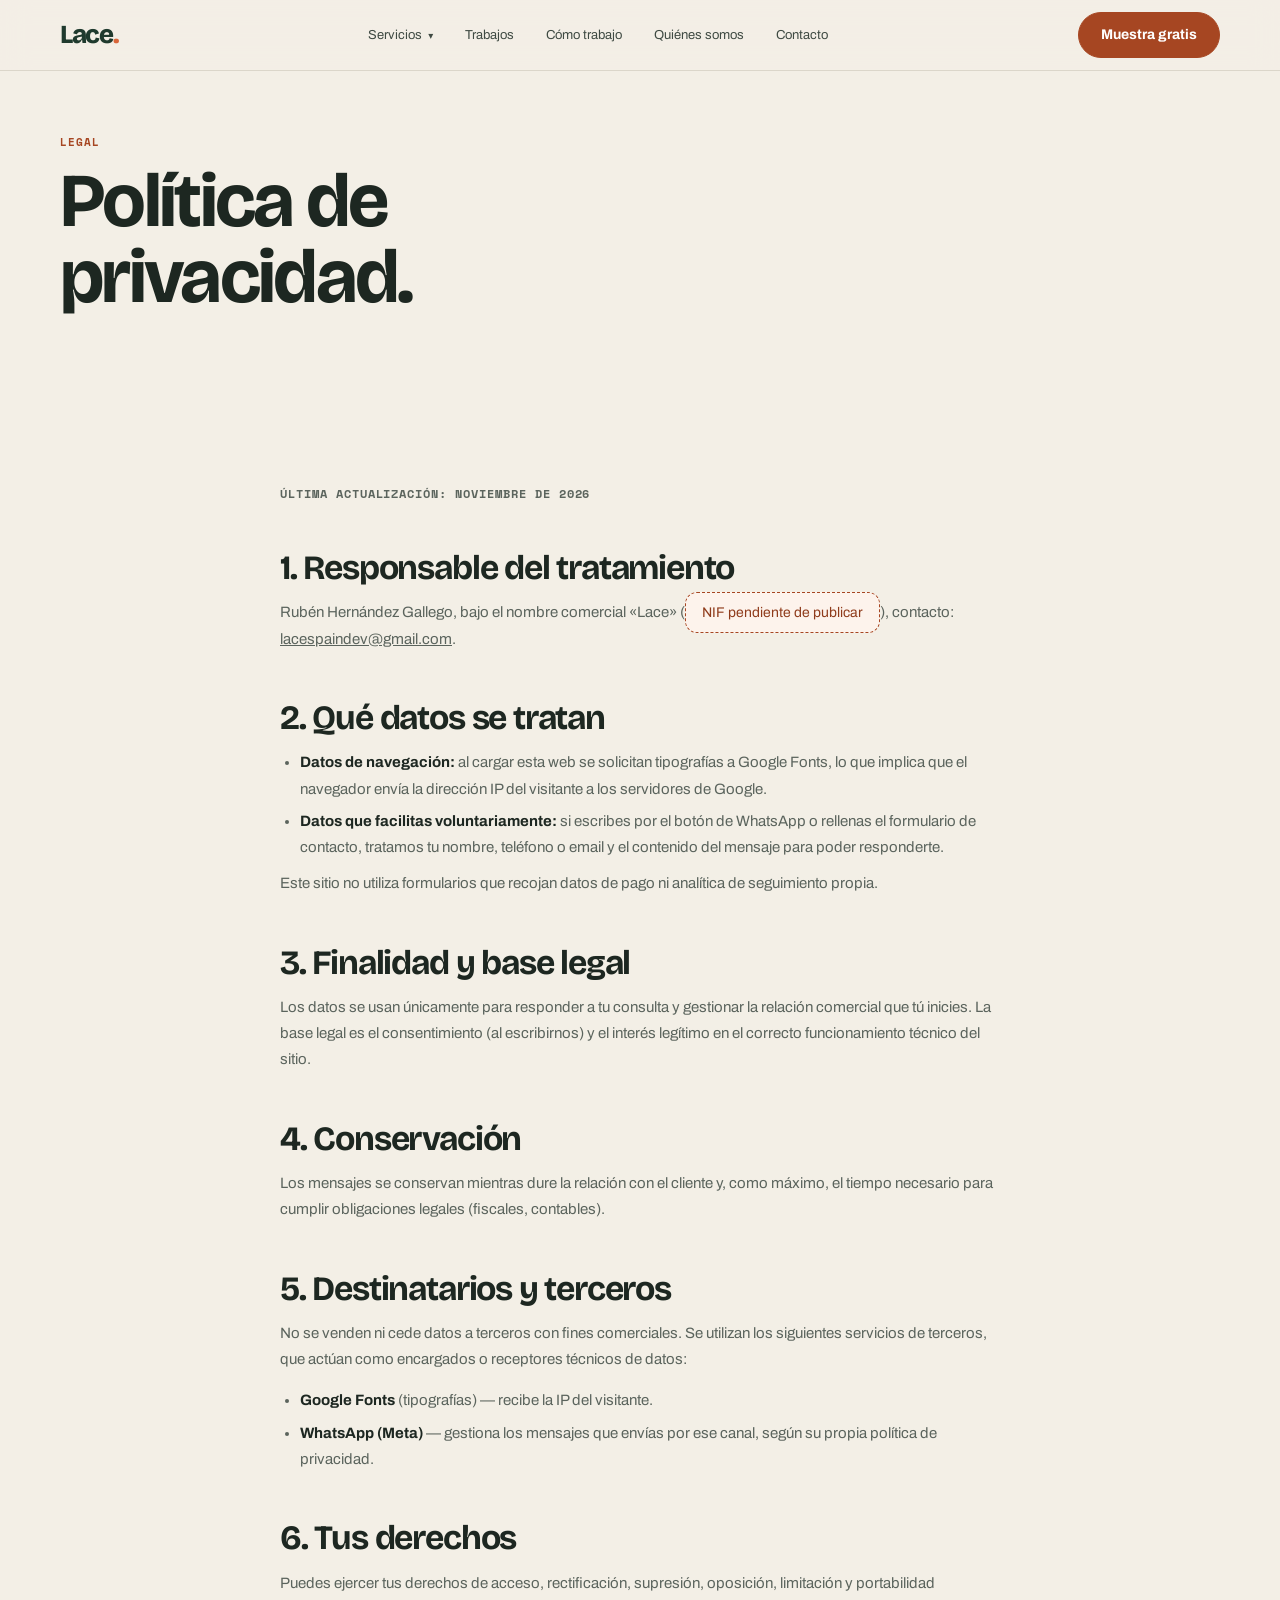
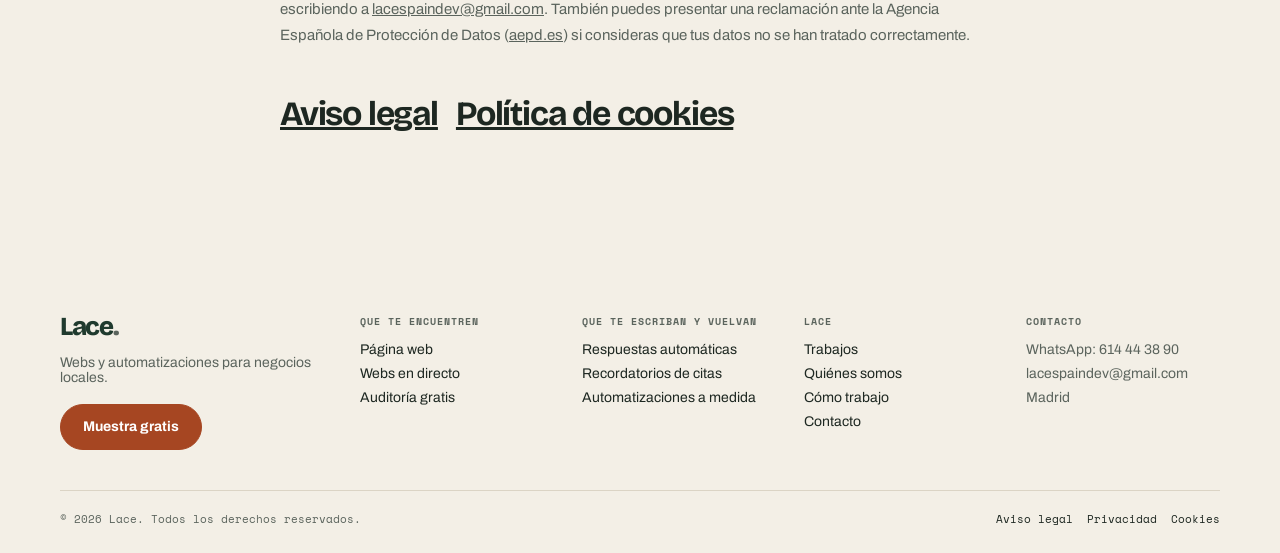
<file: privacidad.html>
<!doctype html>
<html lang="es">
<head>
  <meta charset="utf-8">
  <meta name="viewport" content="width=device-width, initial-scale=1">
  <meta name="theme-color" content="#f3efe6">
  <meta name="robots" content="noindex">
  <meta name="description" content="Política de privacidad de Lace: qué datos se tratan, con qué finalidad y qué derechos tiene el usuario.">
  <title>Política de privacidad — Lace</title>
  <link rel="icon" href="favicon.svg?v=2" type="image/svg+xml">
  <link rel="icon" href="favicon.ico?v=2" sizes="any">
  <link rel="apple-touch-icon" href="icon-180.png?v=2">
  <link rel="preconnect" href="https://fonts.googleapis.com">
  <link rel="preconnect" href="https://fonts.gstatic.com" crossorigin>
  <link href="https://fonts.googleapis.com/css2?family=Archivo:wght@400;500;600;700&family=Bricolage+Grotesque:opsz,wght@12..96,500;12..96,600;12..96,700;12..96,800&family=Space+Mono:wght@400;700&display=swap" rel="stylesheet">
  <link rel="stylesheet" href="style.css?v=10">
</head>
<body class="v2">
  <header class="topbar">
    <div class="wrap nav">
      <a class="brand" href="index.html" aria-label="Lace, inicio">Lace<span class="brand-dot">.</span></a>
      <nav class="nav-links" id="navLinks" aria-label="Navegación principal">
        <div class="nav-drop" id="navDrop">
          <button class="nav-drop-btn" id="navDropBtn" type="button" aria-expanded="false" aria-controls="megaMenu">Servicios <span aria-hidden="true">▾</span></button>
          <div class="mega" id="megaMenu">
            <div class="mega-col">
              <p class="mega-title">Que te encuentren</p>
              <a href="webs.html"><b>Página web</b><span>Carta, horario y mapa, pensada para el móvil</span></a>
              <a href="webs.html#en-directo"><b>Webs en directo</b><span>Mira una muestra real dentro de un móvil</span></a>
              <a href="auditoria.html"><b>Auditoría gratis</b><span>7 preguntas: qué te falla y cómo arreglarlo</span></a>
            </div>
            <div class="mega-col">
              <p class="mega-title">Que te escriban</p>
              <a href="webs.html"><b>Botón de WhatsApp</b><span>El cliente te escribe o llama en un toque</span></a>
              <a href="automatizaciones.html"><b>Respuestas automáticas</b><span>Horarios, precios y dudas de siempre</span></a>
            </div>
            <div class="mega-col">
              <p class="mega-title">Que vuelvan</p>
              <a href="automatizaciones.html"><b>Recordatorios de citas</b><span>Menos huecos perdidos en tu agenda</span></a>
              <a href="automatizaciones.html"><b>Automatizaciones a medida</b><span>Una semana de prueba gratis</span></a>
            </div>
          </div>
        </div>
        <a href="trabajos.html">Trabajos</a>
        <a href="index.html#como-trabajo">Cómo trabajo</a>
        <a href="quienes-somos.html">Quiénes somos</a>
        <a href="contacto.html">Contacto</a>
      </nav>
      <button class="menu-toggle" id="menuToggle" type="button" aria-controls="navLinks" aria-expanded="false" aria-label="Abrir menú"><span></span><span></span><span></span></button>
      <a class="nav-cta" href="https://wa.me/34614443890?text=Hola%2C%20quiero%20una%20muestra%20gratis%20para%20mi%20negocio">Muestra gratis</a>
    </div>
    <div class="thread" aria-hidden="true"><i id="threadBar"></i></div>
  </header>

  <main>
    <section class="page-hero">
      <div class="wrap">
        <p class="eyebrow">Legal</p>
        <h1>Política de privacidad.</h1>
      </div>
    </section>
    <section class="section tight">
      <div class="wrap legal">
        <span class="updated">Última actualización: noviembre de 2026</span>

        <h2>1. Responsable del tratamiento</h2>
        <p>Rubén Hernández Gallego, bajo el nombre comercial «Lace» (<span class="pending">NIF pendiente de publicar</span>), contacto: <a href="mailto:lacespaindev@gmail.com">lacespaindev@gmail.com</a>.</p>

        <h2>2. Qué datos se tratan</h2>
        <ul>
          <li><strong>Datos de navegación:</strong> al cargar esta web se solicitan tipografías a Google Fonts, lo que implica que el navegador envía la dirección IP del visitante a los servidores de Google.</li>
          <li><strong>Datos que facilitas voluntariamente:</strong> si escribes por el botón de WhatsApp o rellenas el formulario de contacto, tratamos tu nombre, teléfono o email y el contenido del mensaje para poder responderte.</li>
        </ul>
        <p>Este sitio no utiliza formularios que recojan datos de pago ni analítica de seguimiento propia.</p>

        <h2>3. Finalidad y base legal</h2>
        <p>Los datos se usan únicamente para responder a tu consulta y gestionar la relación comercial que tú inicies. La base legal es el consentimiento (al escribirnos) y el interés legítimo en el correcto funcionamiento técnico del sitio.</p>

        <h2>4. Conservación</h2>
        <p>Los mensajes se conservan mientras dure la relación con el cliente y, como máximo, el tiempo necesario para cumplir obligaciones legales (fiscales, contables).</p>

        <h2>5. Destinatarios y terceros</h2>
        <p>No se venden ni cede datos a terceros con fines comerciales. Se utilizan los siguientes servicios de terceros, que actúan como encargados o receptores técnicos de datos:</p>
        <ul>
          <li><strong>Google Fonts</strong> (tipografías) — recibe la IP del visitante.</li>
          <li><strong>WhatsApp (Meta)</strong> — gestiona los mensajes que envías por ese canal, según su propia política de privacidad.</li>
        </ul>

        <h2>6. Tus derechos</h2>
        <p>Puedes ejercer tus derechos de acceso, rectificación, supresión, oposición, limitación y portabilidad escribiendo a <a href="mailto:lacespaindev@gmail.com">lacespaindev@gmail.com</a>. También puedes presentar una reclamación ante la Agencia Española de Protección de Datos (<a href="https://www.aepd.es" target="_blank" rel="noopener">aepd.es</a>) si consideras que tus datos no se han tratado correctamente.</p>

        <h2 class="legal-foot-links"><a href="aviso-legal.html">Aviso legal</a><a href="cookies.html">Política de cookies</a></h2>
      </div>
    </section>
  </main>

  <footer class="mega-footer">
    <div class="wrap mf-grid">
      <div class="mf-brand"><a class="brand" href="index.html">Lace<span class="brand-dot">.</span></a><p>Webs y automatizaciones para negocios locales.</p><a class="button" href="https://wa.me/34614443890?text=Hola%2C%20quiero%20una%20muestra%20gratis%20para%20mi%20negocio">Muestra gratis</a></div>
      <div><p class="mf-title">Que te encuentren</p><a href="webs.html">Página web</a><a href="webs.html#en-directo">Webs en directo</a><a href="auditoria.html">Auditoría gratis</a></div>
      <div><p class="mf-title">Que te escriban y vuelvan</p><a href="automatizaciones.html">Respuestas automáticas</a><a href="automatizaciones.html">Recordatorios de citas</a><a href="automatizaciones.html">Automatizaciones a medida</a></div>
      <div><p class="mf-title">Lace</p><a href="trabajos.html">Trabajos</a><a href="quienes-somos.html">Quiénes somos</a><a href="index.html#como-trabajo">Cómo trabajo</a><a href="contacto.html">Contacto</a></div>
      <div><p class="mf-title">Contacto</p><span>WhatsApp: 614 44 38 90</span><span>lacespaindev@gmail.com</span><span>Madrid</span></div>
    </div>
    <div class="wrap mf-bottom"><span>© <span id="year">2026</span> Lace. Todos los derechos reservados.</span> <span class="legal-foot-links"><a href="aviso-legal.html">Aviso legal</a><a href="privacidad.html">Privacidad</a><a href="cookies.html">Cookies</a></span></div>
  </footer>
  <a class="wa-float" id="waFloat" href="https://wa.me/34614443890?text=Hola%2C%20quiero%20hablar%20sobre%20mi%20negocio" aria-label="Escribir a Lace por WhatsApp"><svg viewBox="0 0 24 24" fill="currentColor" aria-hidden="true"><path d="M12 2a10 10 0 0 0-8.6 15.1L2 22l5-1.3A10 10 0 1 0 12 2Zm0 18.2c-1.5 0-3-.4-4.3-1.2l-.3-.2-3 .8.8-2.9-.2-.3A8.2 8.2 0 1 1 12 20.2Zm4.5-6.1c-.2-.1-1.5-.7-1.7-.8-.2-.1-.4-.1-.6.1l-.8 1c-.1.2-.3.2-.5.1a6.7 6.7 0 0 1-3.3-2.9c-.2-.4.2-.4.7-1.3.1-.2 0-.3 0-.4l-.8-1.8c-.2-.5-.4-.4-.6-.4h-.5c-.2 0-.5.1-.7.3-.2.3-.9.9-.9 2.2s.9 2.5 1 2.7c.1.2 1.8 2.8 4.4 3.9 1.6.7 2.3.8 3.1.6.5-.1 1.5-.6 1.7-1.2.2-.6.2-1.1.2-1.2-.1-.1-.3-.2-.5-.3Z"/></svg><span>Escríbeme</span></a>
  <script src="site.js?v=6"></script>
</body>
</html>
</file>
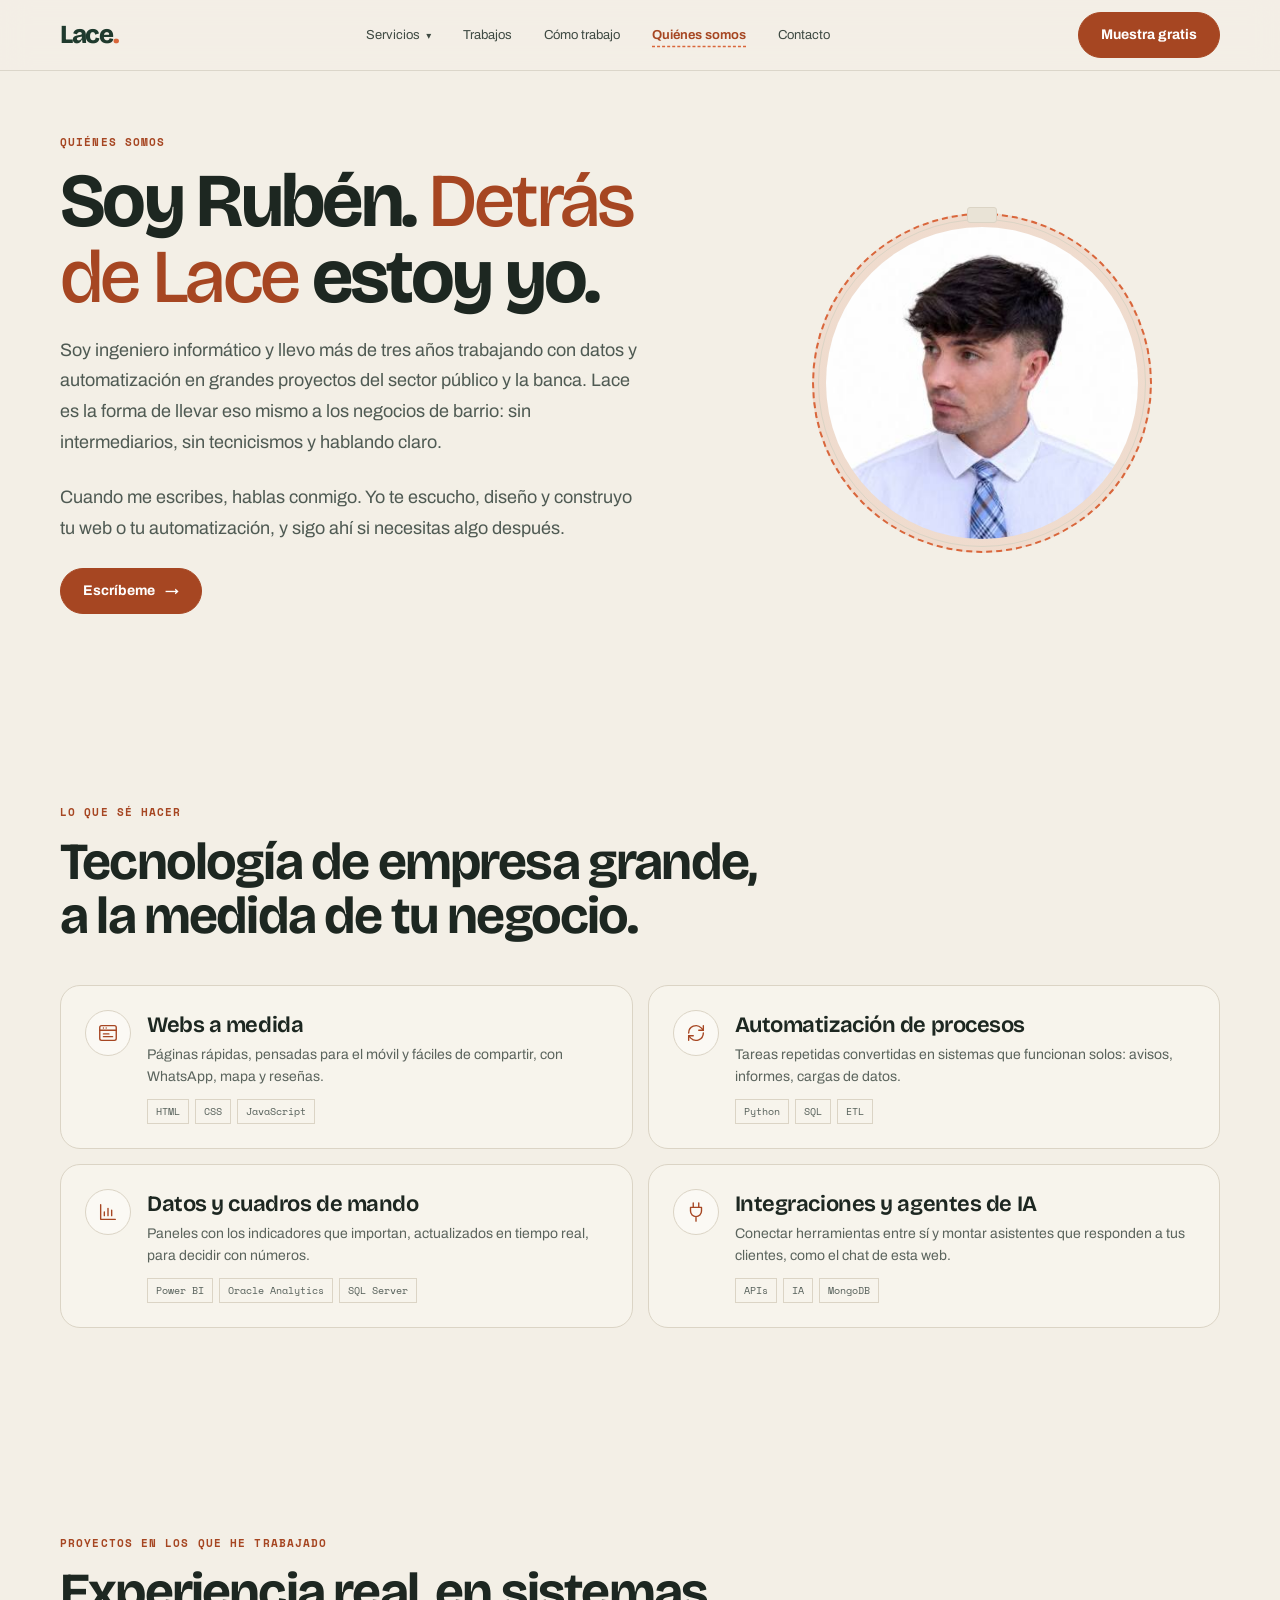
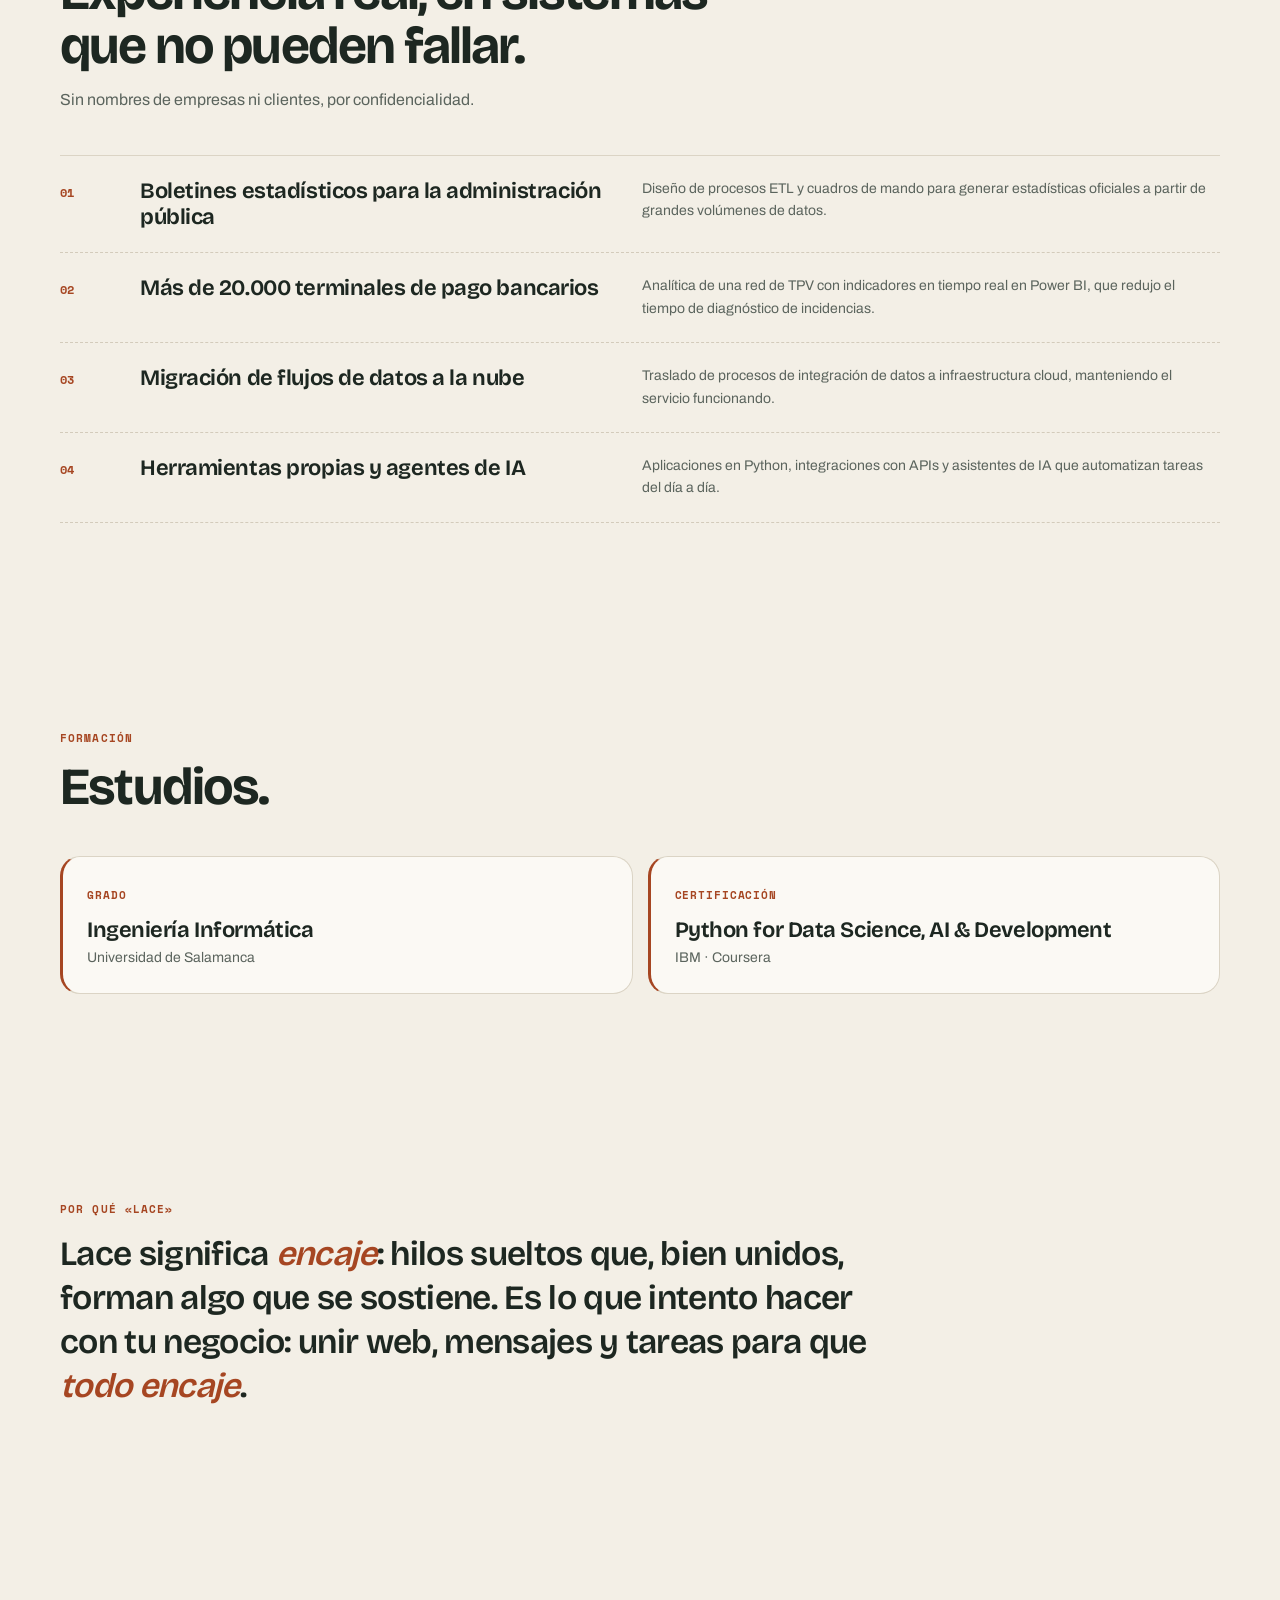
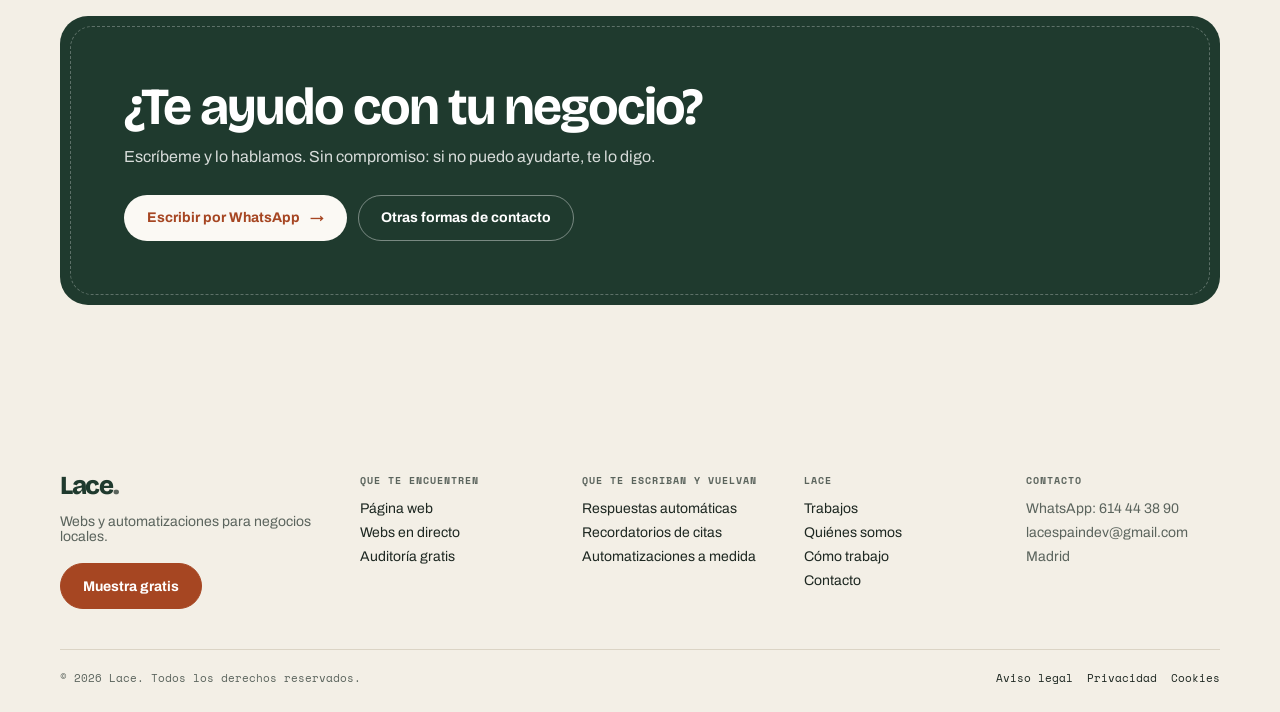
<file: quienes-somos.html>
<!doctype html>
<html lang="es">
<head>
  <meta charset="utf-8">
  <meta name="viewport" content="width=device-width, initial-scale=1">
  <meta name="theme-color" content="#f3efe6">
  <meta name="description" content="Detrás de Lace está Rubén, ingeniero informático con más de tres años de experiencia en datos, automatización y desarrollo para el sector público y la banca.">
  <title>Quiénes somos — Lace</title>
  <link rel="icon" href="favicon.svg?v=2" type="image/svg+xml">
  <link rel="icon" href="favicon.ico?v=2" sizes="any">
  <link rel="apple-touch-icon" href="icon-180.png?v=2">
  <link rel="preconnect" href="https://fonts.googleapis.com">
  <link rel="preconnect" href="https://fonts.gstatic.com" crossorigin>
  <link href="https://fonts.googleapis.com/css2?family=Archivo:wght@400;500;600;700&family=Bricolage+Grotesque:opsz,wght@12..96,500;12..96,600;12..96,700;12..96,800&family=Space+Mono:wght@400;700&display=swap" rel="stylesheet">
  <link rel="stylesheet" href="style.css?v=10">
</head>
<body class="v2">
  <header class="topbar">
    <div class="wrap nav">
      <a class="brand" href="index.html" aria-label="Lace, inicio">Lace<span class="brand-dot">.</span></a>
      <nav class="nav-links" id="navLinks" aria-label="Navegación principal">
        <div class="nav-drop" id="navDrop">
          <button class="nav-drop-btn" id="navDropBtn" type="button" aria-expanded="false" aria-controls="megaMenu">Servicios <span aria-hidden="true">▾</span></button>
          <div class="mega" id="megaMenu">
            <div class="mega-col">
              <p class="mega-title">Que te encuentren</p>
              <a href="webs.html"><b>Página web</b><span>Carta, horario y mapa, pensada para el móvil</span></a>
              <a href="webs.html#en-directo"><b>Webs en directo</b><span>Mira una muestra real dentro de un móvil</span></a>
              <a href="auditoria.html"><b>Auditoría gratis</b><span>7 preguntas: qué te falla y cómo arreglarlo</span></a>
            </div>
            <div class="mega-col">
              <p class="mega-title">Que te escriban</p>
              <a href="webs.html"><b>Botón de WhatsApp</b><span>El cliente te escribe o llama en un toque</span></a>
              <a href="automatizaciones.html"><b>Respuestas automáticas</b><span>Horarios, precios y dudas de siempre</span></a>
            </div>
            <div class="mega-col">
              <p class="mega-title">Que vuelvan</p>
              <a href="automatizaciones.html"><b>Recordatorios de citas</b><span>Menos huecos perdidos en tu agenda</span></a>
              <a href="automatizaciones.html"><b>Automatizaciones a medida</b><span>Una semana de prueba gratis</span></a>
            </div>
          </div>
        </div>
        <a href="trabajos.html">Trabajos</a>
        <a href="index.html#como-trabajo">Cómo trabajo</a>
        <a href="quienes-somos.html" aria-current="page">Quiénes somos</a>
        <a href="contacto.html">Contacto</a>
      </nav>
      <button class="menu-toggle" id="menuToggle" type="button" aria-controls="navLinks" aria-expanded="false" aria-label="Abrir menú"><span></span><span></span><span></span></button>
      <a class="nav-cta" href="https://wa.me/34614443890?text=Hola%2C%20quiero%20una%20muestra%20gratis%20para%20mi%20negocio">Muestra gratis</a>
    </div>
    <div class="thread" aria-hidden="true"><i id="threadBar"></i></div>
  </header>

  <main>
    <section class="page-hero">
      <div class="wrap hero-grid">
        <div class="hero-copy">
          <p class="eyebrow">Quiénes somos</p>
          <h1>Soy Rubén. <em>Detrás de Lace</em> estoy yo.</h1>
          <p class="lead">Soy ingeniero informático y llevo más de tres años trabajando con datos y automatización en grandes proyectos del sector público y la banca. Lace es la forma de llevar eso mismo a los negocios de barrio: sin intermediarios, sin tecnicismos y hablando claro.</p>
          <p class="lead">Cuando me escribes, hablas conmigo. Yo te escucho, diseño y construyo tu web o tu automatización, y sigo ahí si necesitas algo después.</p>
          <div class="actions"><a class="button" href="https://wa.me/34614443890?text=Hola%20Rub%C3%A9n%2C%20quiero%20hablar%20sobre%20mi%20negocio">Escríbeme <span aria-hidden="true">→</span></a></div>
        </div>
        <div><div class="hoop"><span class="hoop-clasp" aria-hidden="true"></span><img src="ruben.jpg" alt="Retrato de Rubén, fundador de Lace" width="360" height="360"></div></div>
      </div>
    </section>

    <section class="section">
      <div class="wrap">
        <div class="section-head">
          <p class="eyebrow">Lo que sé hacer</p>
          <h2>Tecnología de empresa grande, a la medida de tu negocio.</h2>
        </div>
        <div class="skills">
          <article class="skill"><span class="ico" aria-hidden="true"><svg viewBox="0 0 24 24"><rect x="3" y="4" width="18" height="16" rx="2"/><path d="M3 9h18M7 6.5h.01M10 6.5h.01M7 13h6M7 16h10"/></svg></span><div><h3>Webs a medida</h3><p>Páginas rápidas, pensadas para el móvil y fáciles de compartir, con WhatsApp, mapa y reseñas.</p><div class="tools"><span>HTML</span><span>CSS</span><span>JavaScript</span></div></div></article>
          <article class="skill"><span class="ico" aria-hidden="true"><svg viewBox="0 0 24 24"><path d="M4 12a8 8 0 0 1 13.7-5.6L20 9"/><path d="M20 4v5h-5"/><path d="M20 12a8 8 0 0 1-13.7 5.6L4 15"/><path d="M4 20v-5h5"/></svg></span><div><h3>Automatización de procesos</h3><p>Tareas repetidas convertidas en sistemas que funcionan solos: avisos, informes, cargas de datos.</p><div class="tools"><span>Python</span><span>SQL</span><span>ETL</span></div></div></article>
          <article class="skill"><span class="ico" aria-hidden="true"><svg viewBox="0 0 24 24"><path d="M4 20V4M4 20h16"/><path d="M8 16v-4M12 16V8M16 16v-6"/></svg></span><div><h3>Datos y cuadros de mando</h3><p>Paneles con los indicadores que importan, actualizados en tiempo real, para decidir con números.</p><div class="tools"><span>Power BI</span><span>Oracle Analytics</span><span>SQL Server</span></div></div></article>
          <article class="skill"><span class="ico" aria-hidden="true"><svg viewBox="0 0 24 24"><path d="M9 2v5M15 2v5M6 7h12v4a6 6 0 0 1-12 0V7ZM12 17v5"/></svg></span><div><h3>Integraciones y agentes de IA</h3><p>Conectar herramientas entre sí y montar asistentes que responden a tus clientes, como el chat de esta web.</p><div class="tools"><span>APIs</span><span>IA</span><span>MongoDB</span></div></div></article>
        </div>
      </div>
    </section>

    <section class="section">
      <div class="wrap">
        <div class="section-head">
          <p class="eyebrow">Proyectos en los que he trabajado</p>
          <h2>Experiencia real, en sistemas que no pueden fallar.</h2>
          <p>Sin nombres de empresas ni clientes, por confidencialidad.</p>
        </div>
        <ul class="projects-list">
          <li><span class="n">01</span><h3>Boletines estadísticos para la administración pública</h3><p>Diseño de procesos ETL y cuadros de mando para generar estadísticas oficiales a partir de grandes volúmenes de datos.</p></li>
          <li><span class="n">02</span><h3>Más de 20.000 terminales de pago bancarios</h3><p>Analítica de una red de TPV con indicadores en tiempo real en Power BI, que redujo el tiempo de diagnóstico de incidencias.</p></li>
          <li><span class="n">03</span><h3>Migración de flujos de datos a la nube</h3><p>Traslado de procesos de integración de datos a infraestructura cloud, manteniendo el servicio funcionando.</p></li>
          <li><span class="n">04</span><h3>Herramientas propias y agentes de IA</h3><p>Aplicaciones en Python, integraciones con APIs y asistentes de IA que automatizan tareas del día a día.</p></li>
        </ul>
      </div>
    </section>

    <section class="section">
      <div class="wrap">
        <div class="section-head"><p class="eyebrow">Formación</p><h2>Estudios.</h2></div>
        <div class="study">
          <article><span class="when">Grado</span><h3>Ingeniería Informática</h3><p>Universidad de Salamanca</p></article>
          <article><span class="when">Certificación</span><h3>Python for Data Science, AI &amp; Development</h3><p>IBM · Coursera</p></article>
        </div>
      </div>
    </section>

    <section class="section">
      <div class="wrap">
        <p class="eyebrow">Por qué «Lace»</p>
        <p class="quote">Lace significa <em>encaje</em>: hilos sueltos que, bien unidos, forman algo que se sostiene. Es lo que intento hacer con tu negocio: unir web, mensajes y tareas para que <em>todo encaje</em>.</p>
      </div>
    </section>
    <section class="section">
      <div class="wrap">
        <div class="cta-band">
          <h2>¿Te ayudo con tu negocio?</h2>
          <p>Escríbeme y lo hablamos. Sin compromiso: si no puedo ayudarte, te lo digo.</p>
          <div class="actions"><a class="button light" href="https://wa.me/34614443890?text=Hola%20Rub%C3%A9n%2C%20quiero%20hablar%20sobre%20mi%20negocio">Escribir por WhatsApp <span aria-hidden="true">→</span></a><a class="button ghost" href="contacto.html">Otras formas de contacto</a></div>
        </div>
      </div>
    </section>
  </main>

  <footer class="mega-footer">
    <div class="wrap mf-grid">
      <div class="mf-brand"><a class="brand" href="index.html">Lace<span class="brand-dot">.</span></a><p>Webs y automatizaciones para negocios locales.</p><a class="button" href="https://wa.me/34614443890?text=Hola%2C%20quiero%20una%20muestra%20gratis%20para%20mi%20negocio">Muestra gratis</a></div>
      <div><p class="mf-title">Que te encuentren</p><a href="webs.html">Página web</a><a href="webs.html#en-directo">Webs en directo</a><a href="auditoria.html">Auditoría gratis</a></div>
      <div><p class="mf-title">Que te escriban y vuelvan</p><a href="automatizaciones.html">Respuestas automáticas</a><a href="automatizaciones.html">Recordatorios de citas</a><a href="automatizaciones.html">Automatizaciones a medida</a></div>
      <div><p class="mf-title">Lace</p><a href="trabajos.html">Trabajos</a><a href="quienes-somos.html">Quiénes somos</a><a href="index.html#como-trabajo">Cómo trabajo</a><a href="contacto.html">Contacto</a></div>
      <div><p class="mf-title">Contacto</p><span>WhatsApp: 614 44 38 90</span><span>lacespaindev@gmail.com</span><span>Madrid</span></div>
    </div>
    <div class="wrap mf-bottom"><span>© <span id="year">2026</span> Lace. Todos los derechos reservados.</span> <span class="legal-foot-links"><a href="aviso-legal.html">Aviso legal</a><a href="privacidad.html">Privacidad</a><a href="cookies.html">Cookies</a></span></div>
  </footer>
  <a class="wa-float" id="waFloat" href="https://wa.me/34614443890?text=Hola%2C%20quiero%20hablar%20sobre%20mi%20negocio" aria-label="Escribir a Lace por WhatsApp"><svg viewBox="0 0 24 24" fill="currentColor" aria-hidden="true"><path d="M12 2a10 10 0 0 0-8.6 15.1L2 22l5-1.3A10 10 0 1 0 12 2Zm0 18.2c-1.5 0-3-.4-4.3-1.2l-.3-.2-3 .8.8-2.9-.2-.3A8.2 8.2 0 1 1 12 20.2Zm4.5-6.1c-.2-.1-1.5-.7-1.7-.8-.2-.1-.4-.1-.6.1l-.8 1c-.1.2-.3.2-.5.1a6.7 6.7 0 0 1-3.3-2.9c-.2-.4.2-.4.7-1.3.1-.2 0-.3 0-.4l-.8-1.8c-.2-.5-.4-.4-.6-.4h-.5c-.2 0-.5.1-.7.3-.2.3-.9.9-.9 2.2s.9 2.5 1 2.7c.1.2 1.8 2.8 4.4 3.9 1.6.7 2.3.8 3.1.6.5-.1 1.5-.6 1.7-1.2.2-.6.2-1.1.2-1.2-.1-.1-.3-.2-.5-.3Z"/></svg><span>Escríbeme</span></a>
  <script src="site.js?v=6"></script>
</body>
</html>
</file>
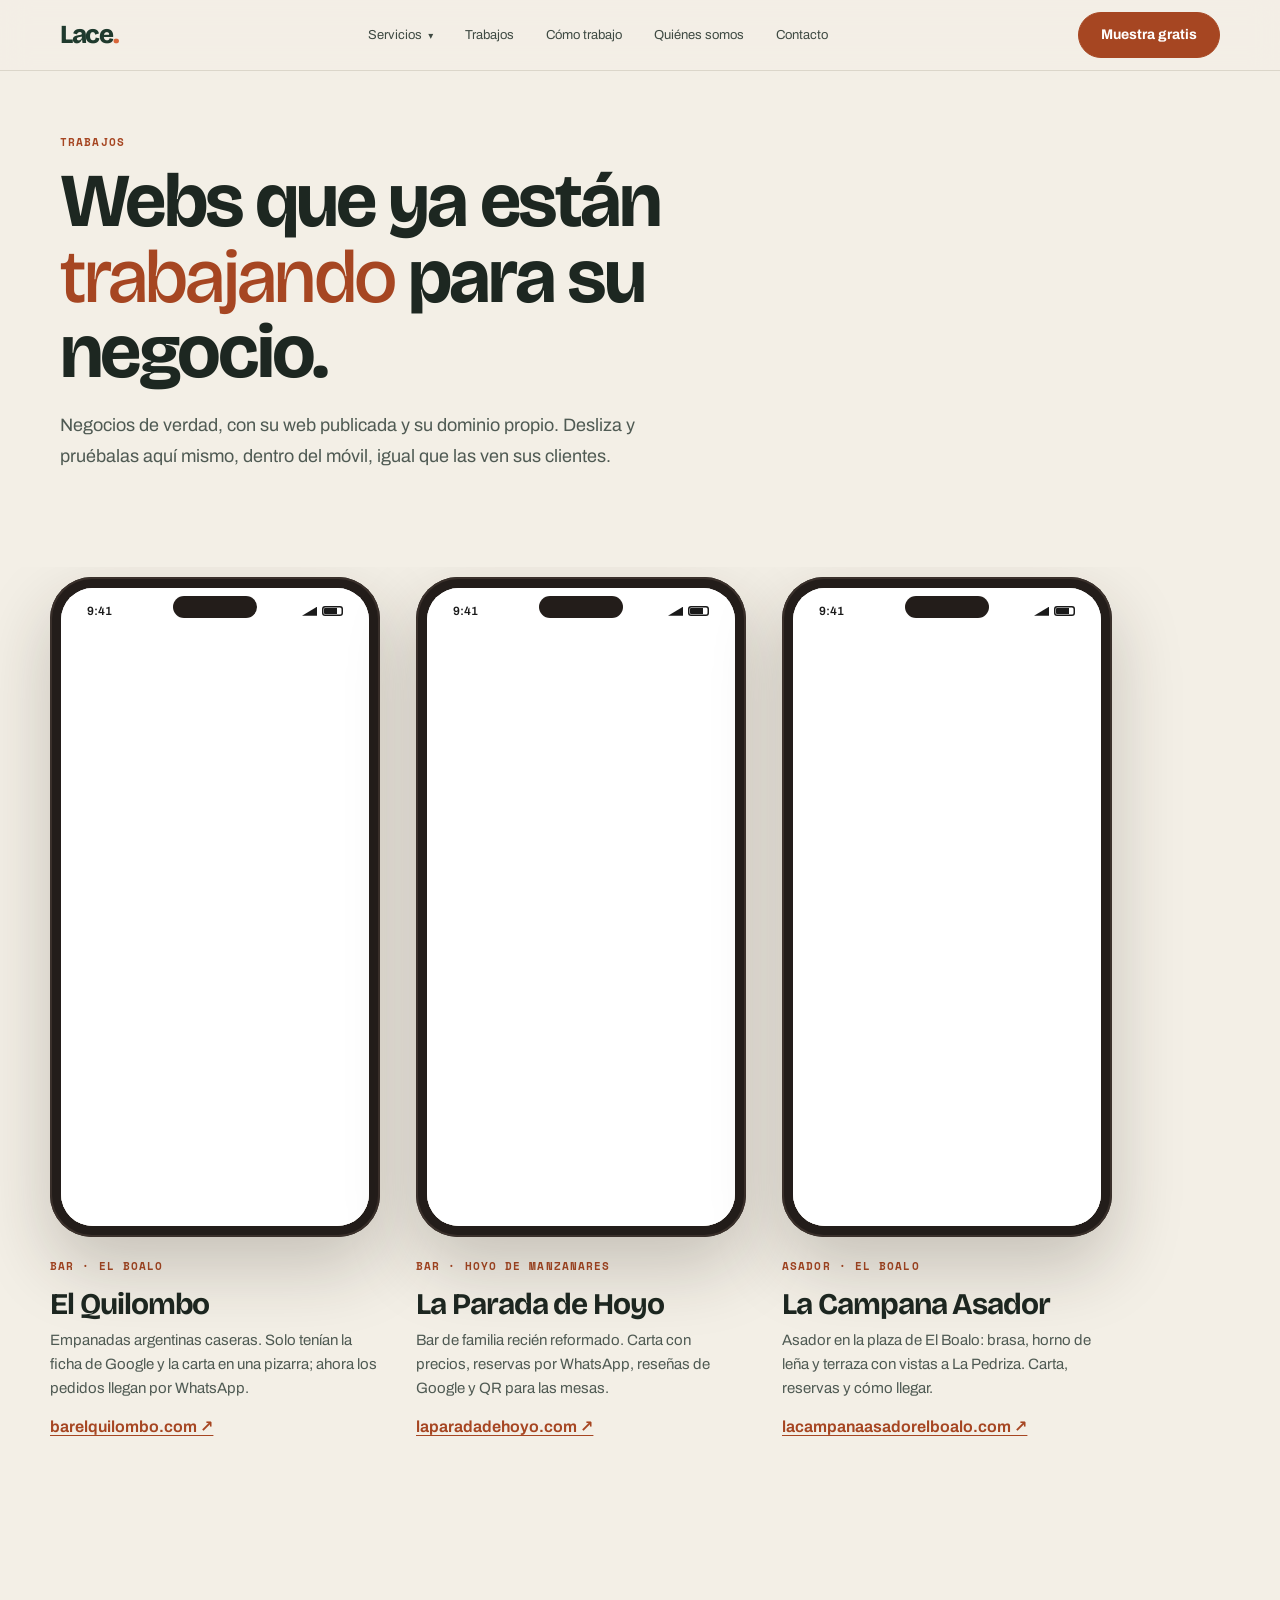
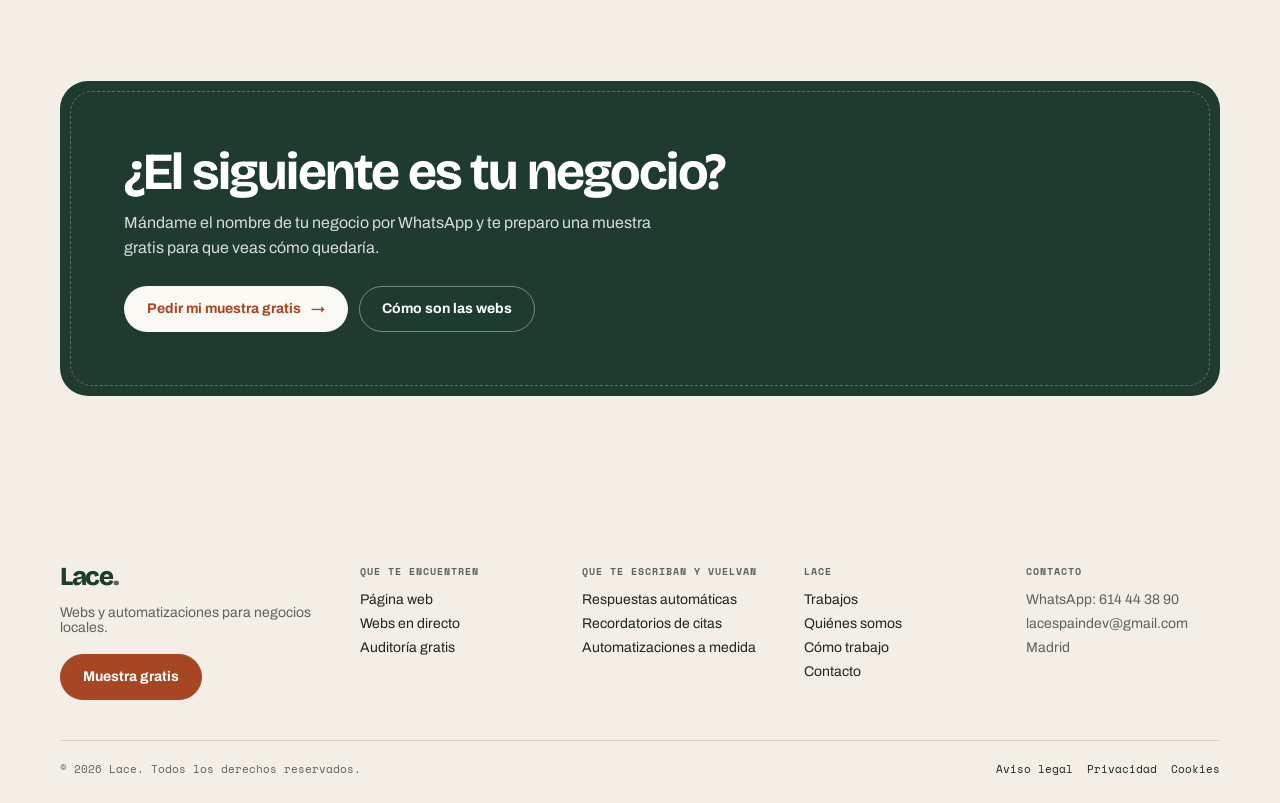
<file: trabajos.html>
<!doctype html>
<html lang="es">
<head>
  <meta charset="utf-8">
  <meta name="viewport" content="width=device-width, initial-scale=1">
  <meta name="theme-color" content="#f3efe6">
  <meta name="description" content="Trabajos de Lace: webs reales para negocios locales de la sierra de Madrid. Mira El Quilombo, La Campana Asador (El Boalo) y La Parada de Hoyo funcionando dentro de un móvil.">
  <title>Trabajos — Lace</title>
  <link rel="icon" href="favicon.svg?v=2" type="image/svg+xml">
  <link rel="icon" href="favicon.ico?v=2" sizes="any">
  <link rel="apple-touch-icon" href="icon-180.png?v=2">
  <link rel="preconnect" href="https://fonts.googleapis.com">
  <link rel="preconnect" href="https://fonts.gstatic.com" crossorigin>
  <link href="https://fonts.googleapis.com/css2?family=Archivo:wght@400;500;600;700&family=Bricolage+Grotesque:opsz,wght@12..96,500;12..96,600;12..96,700;12..96,800&family=Space+Mono:wght@400;700&display=swap" rel="stylesheet">
  <link rel="stylesheet" href="style.css?v=10">
</head>
<body class="v2">
  <header class="topbar">
    <div class="wrap nav">
      <a class="brand" href="index.html" aria-label="Lace, inicio">Lace<span class="brand-dot">.</span></a>
      <nav class="nav-links" id="navLinks" aria-label="Navegación principal">
        <div class="nav-drop" id="navDrop">
          <button class="nav-drop-btn" id="navDropBtn" type="button" aria-expanded="false" aria-controls="megaMenu">Servicios <span aria-hidden="true">▾</span></button>
          <div class="mega" id="megaMenu">
            <div class="mega-col">
              <p class="mega-title">Que te encuentren</p>
              <a href="webs.html"><b>Página web</b><span>Carta, horario y mapa, pensada para el móvil</span></a>
              <a href="webs.html#en-directo"><b>Webs en directo</b><span>Mira una muestra real dentro de un móvil</span></a>
              <a href="auditoria.html"><b>Auditoría gratis</b><span>7 preguntas: qué te falla y cómo arreglarlo</span></a>
            </div>
            <div class="mega-col">
              <p class="mega-title">Que te escriban</p>
              <a href="webs.html"><b>Botón de WhatsApp</b><span>El cliente te escribe o llama en un toque</span></a>
              <a href="automatizaciones.html"><b>Respuestas automáticas</b><span>Horarios, precios y dudas de siempre</span></a>
            </div>
            <div class="mega-col">
              <p class="mega-title">Que vuelvan</p>
              <a href="automatizaciones.html"><b>Recordatorios de citas</b><span>Menos huecos perdidos en tu agenda</span></a>
              <a href="automatizaciones.html"><b>Automatizaciones a medida</b><span>Una semana de prueba gratis</span></a>
            </div>
          </div>
        </div>
        <a href="trabajos.html">Trabajos</a>
        <a href="index.html#como-trabajo">Cómo trabajo</a>
        <a href="quienes-somos.html">Quiénes somos</a>
        <a href="contacto.html">Contacto</a>
      </nav>
      <button class="menu-toggle" id="menuToggle" type="button" aria-controls="navLinks" aria-expanded="false" aria-label="Abrir menú"><span></span><span></span><span></span></button>
      <a class="nav-cta" href="https://wa.me/34614443890?text=Hola%2C%20quiero%20una%20muestra%20gratis%20para%20mi%20negocio">Muestra gratis</a>
    </div>
    <div class="thread" aria-hidden="true"><i id="threadBar"></i></div>
  </header>

  <main>
    <section class="page-hero">
      <div class="wrap">
        <p class="eyebrow">Trabajos</p>
        <h1>Webs que ya están <em>trabajando</em> para su negocio.</h1>
        <p class="lead">Negocios de verdad, con su web publicada y su dominio propio. Desliza y pruébalas aquí mismo, dentro del móvil, igual que las ven sus clientes.</p>
      </div>
    </section>

    <section class="section work-section">
      <div class="wrap work-head">
        <p class="work-hint">Desliza para ver más <span aria-hidden="true">→</span></p>
        <div class="work-arrows">
          <button class="work-arrow" type="button" data-dir="-1" aria-label="Trabajo anterior">←</button>
          <button class="work-arrow" type="button" data-dir="1" aria-label="Trabajo siguiente">→</button>
        </div>
      </div>
      <div class="work-rail" id="workRail" tabindex="0" aria-label="Webs de clientes">
          <article class="work-slide" id="el-quilombo">
            <div class="phone">
              <div class="phone-screen">
                <div class="status-bar" aria-hidden="true"><span>9:41</span><span class="icons"><i class="sig"></i><i class="bat"></i></span></div>
                <div class="phone-view">
                  <div class="phone-loading">Cargando web…</div>
                  <iframe class="phone-frame" title="Web de El Quilombo, hecha por Lace" loading="lazy" data-src="https://barelquilombo.com/"></iframe>
                </div>
              </div>
            </div>
            <div class="work-slide-copy">
              <p class="eyebrow">Bar · El Boalo</p>
              <h2>El Quilombo</h2>
              <p>Empanadas argentinas caseras. Solo tenían la ficha de Google y la carta en una pizarra; ahora los pedidos llegan por WhatsApp.</p>
              <a class="work-link" href="https://barelquilombo.com/" target="_blank" rel="noopener">barelquilombo.com <span aria-hidden="true">↗</span></a>
            </div>
          </article>
          <article class="work-slide" id="la-parada-de-hoyo">
            <div class="phone">
              <div class="phone-screen">
                <div class="status-bar" aria-hidden="true"><span>9:41</span><span class="icons"><i class="sig"></i><i class="bat"></i></span></div>
                <div class="phone-view">
                  <div class="phone-loading">Cargando web…</div>
                  <iframe class="phone-frame" title="Web de La Parada de Hoyo, hecha por Lace" loading="lazy" data-src="https://laparadadehoyo.com/"></iframe>
                </div>
              </div>
            </div>
            <div class="work-slide-copy">
              <p class="eyebrow">Bar · Hoyo de Manzanares</p>
              <h2>La Parada de Hoyo</h2>
              <p>Bar de familia recién reformado. Carta con precios, reservas por WhatsApp, reseñas de Google y QR para las mesas.</p>
              <a class="work-link" href="https://laparadadehoyo.com/" target="_blank" rel="noopener">laparadadehoyo.com <span aria-hidden="true">↗</span></a>
            </div>
          </article>
          <article class="work-slide" id="la-campana-asador">
            <div class="phone">
              <div class="phone-screen">
                <div class="status-bar" aria-hidden="true"><span>9:41</span><span class="icons"><i class="sig"></i><i class="bat"></i></span></div>
                <div class="phone-view">
                  <div class="phone-loading">Cargando web…</div>
                  <iframe class="phone-frame" title="Web de La Campana Asador, hecha por Lace" loading="lazy" data-src="https://lacampanaasadorelboalo.com/"></iframe>
                </div>
              </div>
            </div>
            <div class="work-slide-copy">
              <p class="eyebrow">Asador · El Boalo</p>
              <h2>La Campana Asador</h2>
              <p>Asador en la plaza de El Boalo: brasa, horno de leña y terraza con vistas a La Pedriza. Carta, reservas y cómo llegar.</p>
              <a class="work-link" href="https://lacampanaasadorelboalo.com/" target="_blank" rel="noopener">lacampanaasadorelboalo.com <span aria-hidden="true">↗</span></a>
            </div>
          </article>
      </div>
    </section>

    <section class="section">
      <div class="wrap">
        <div class="cta-band">
          <h2>¿El siguiente es tu negocio?</h2>
          <p>Mándame el nombre de tu negocio por WhatsApp y te preparo una muestra gratis para que veas cómo quedaría.</p>
          <div class="actions"><a class="button light" href="https://wa.me/34614443890?text=Hola%2C%20quiero%20una%20muestra%20gratis%20para%20mi%20negocio">Pedir mi muestra gratis <span aria-hidden="true">→</span></a><a class="button ghost" href="webs.html">Cómo son las webs</a></div>
        </div>
      </div>
    </section>
  </main>

  <footer class="mega-footer">
    <div class="wrap mf-grid">
      <div class="mf-brand"><a class="brand" href="index.html">Lace<span class="brand-dot">.</span></a><p>Webs y automatizaciones para negocios locales.</p><a class="button" href="https://wa.me/34614443890?text=Hola%2C%20quiero%20una%20muestra%20gratis%20para%20mi%20negocio">Muestra gratis</a></div>
      <div><p class="mf-title">Que te encuentren</p><a href="webs.html">Página web</a><a href="webs.html#en-directo">Webs en directo</a><a href="auditoria.html">Auditoría gratis</a></div>
      <div><p class="mf-title">Que te escriban y vuelvan</p><a href="automatizaciones.html">Respuestas automáticas</a><a href="automatizaciones.html">Recordatorios de citas</a><a href="automatizaciones.html">Automatizaciones a medida</a></div>
      <div><p class="mf-title">Lace</p><a href="trabajos.html">Trabajos</a><a href="quienes-somos.html">Quiénes somos</a><a href="index.html#como-trabajo">Cómo trabajo</a><a href="contacto.html">Contacto</a></div>
      <div><p class="mf-title">Contacto</p><span>WhatsApp: 614 44 38 90</span><span>lacespaindev@gmail.com</span><span>Madrid</span></div>
    </div>
    <div class="wrap mf-bottom"><span>© <span id="year">2026</span> Lace. Todos los derechos reservados.</span> <span class="legal-foot-links"><a href="aviso-legal.html">Aviso legal</a><a href="privacidad.html">Privacidad</a><a href="cookies.html">Cookies</a></span></div>
  </footer>
  <a class="wa-float" id="waFloat" href="https://wa.me/34614443890?text=Hola%2C%20quiero%20hablar%20sobre%20mi%20negocio" aria-label="Escribir a Lace por WhatsApp"><svg viewBox="0 0 24 24" fill="currentColor" aria-hidden="true"><path d="M12 2a10 10 0 0 0-8.6 15.1L2 22l5-1.3A10 10 0 1 0 12 2Zm0 18.2c-1.5 0-3-.4-4.3-1.2l-.3-.2-3 .8.8-2.9-.2-.3A8.2 8.2 0 1 1 12 20.2Zm4.5-6.1c-.2-.1-1.5-.7-1.7-.8-.2-.1-.4-.1-.6.1l-.8 1c-.1.2-.3.2-.5.1a6.7 6.7 0 0 1-3.3-2.9c-.2-.4.2-.4.7-1.3.1-.2 0-.3 0-.4l-.8-1.8c-.2-.5-.4-.4-.6-.4h-.5c-.2 0-.5.1-.7.3-.2.3-.9.9-.9 2.2s.9 2.5 1 2.7c.1.2 1.8 2.8 4.4 3.9 1.6.7 2.3.8 3.1.6.5-.1 1.5-.6 1.7-1.2.2-.6.2-1.1.2-1.2-.1-.1-.3-.2-.5-.3Z"/></svg><span>Escríbeme</span></a>
  <script src="site.js?v=6"></script>
</body>
</html>
</file>
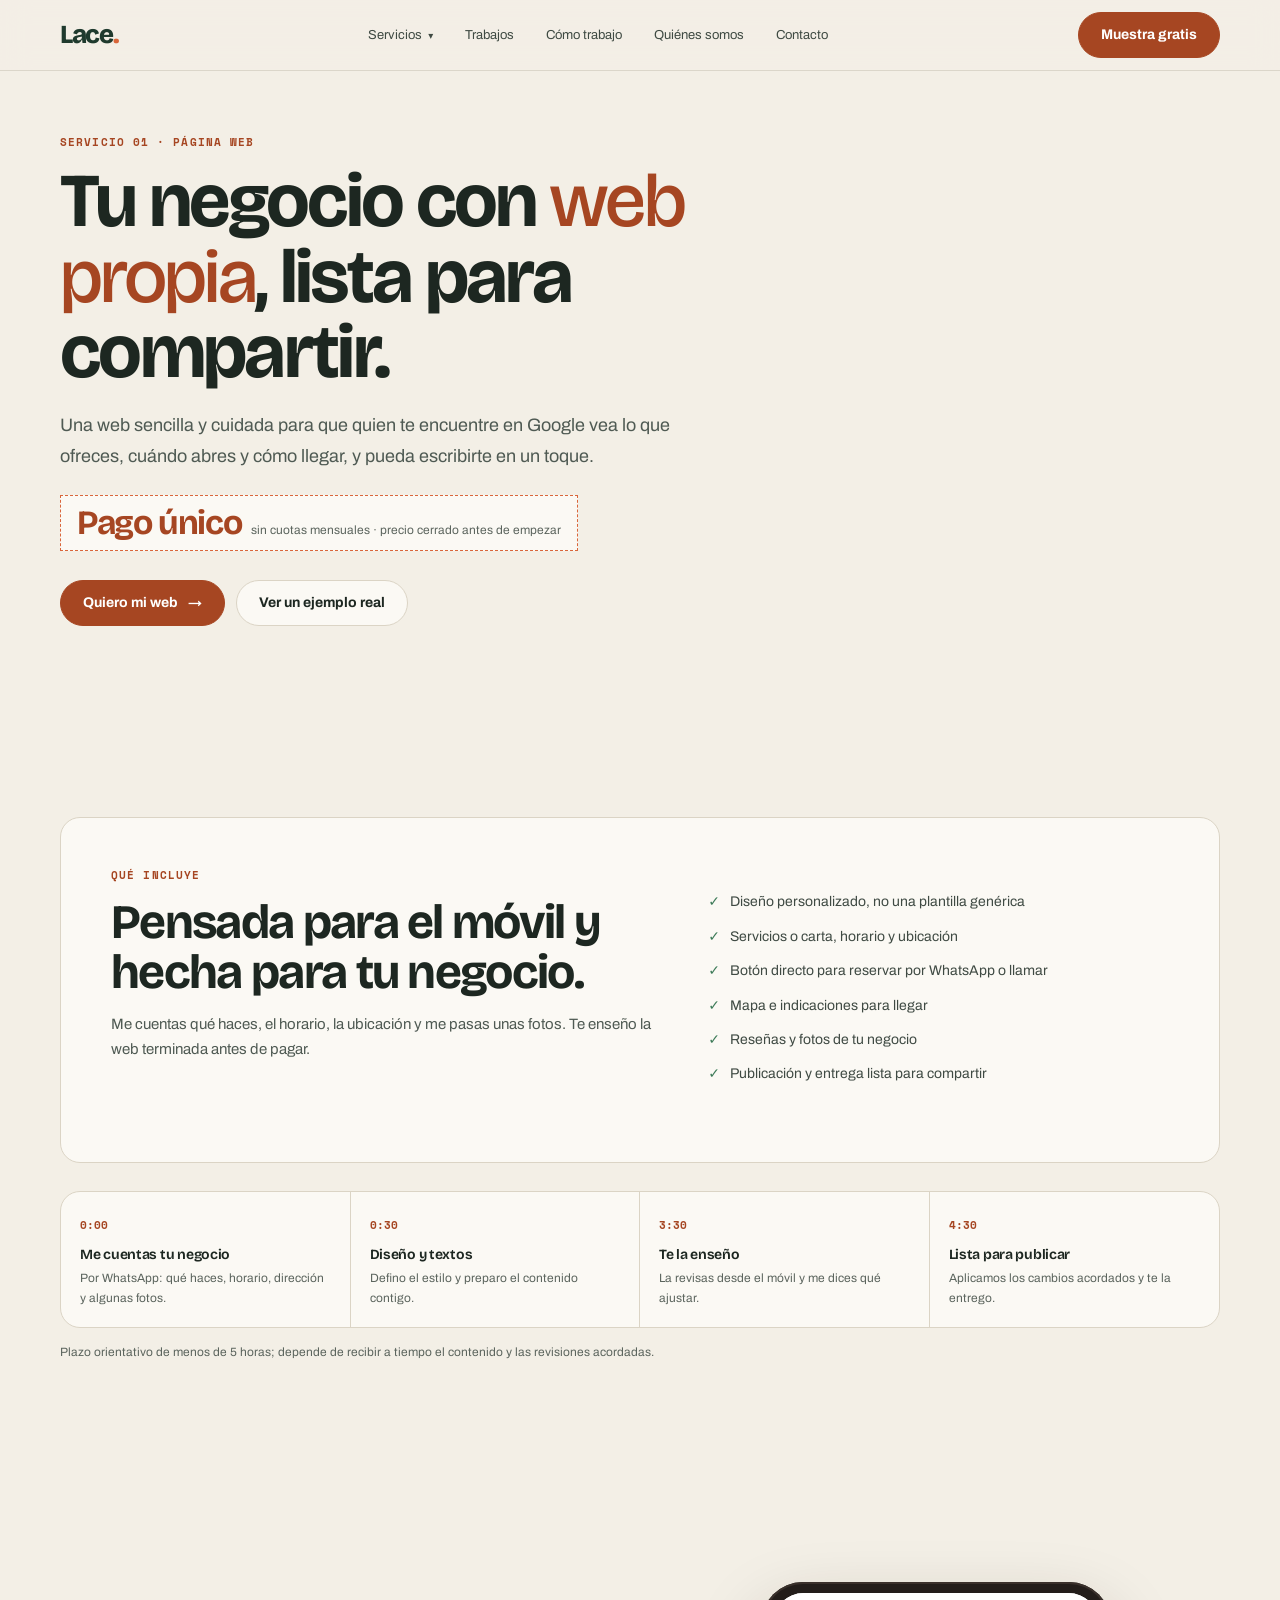
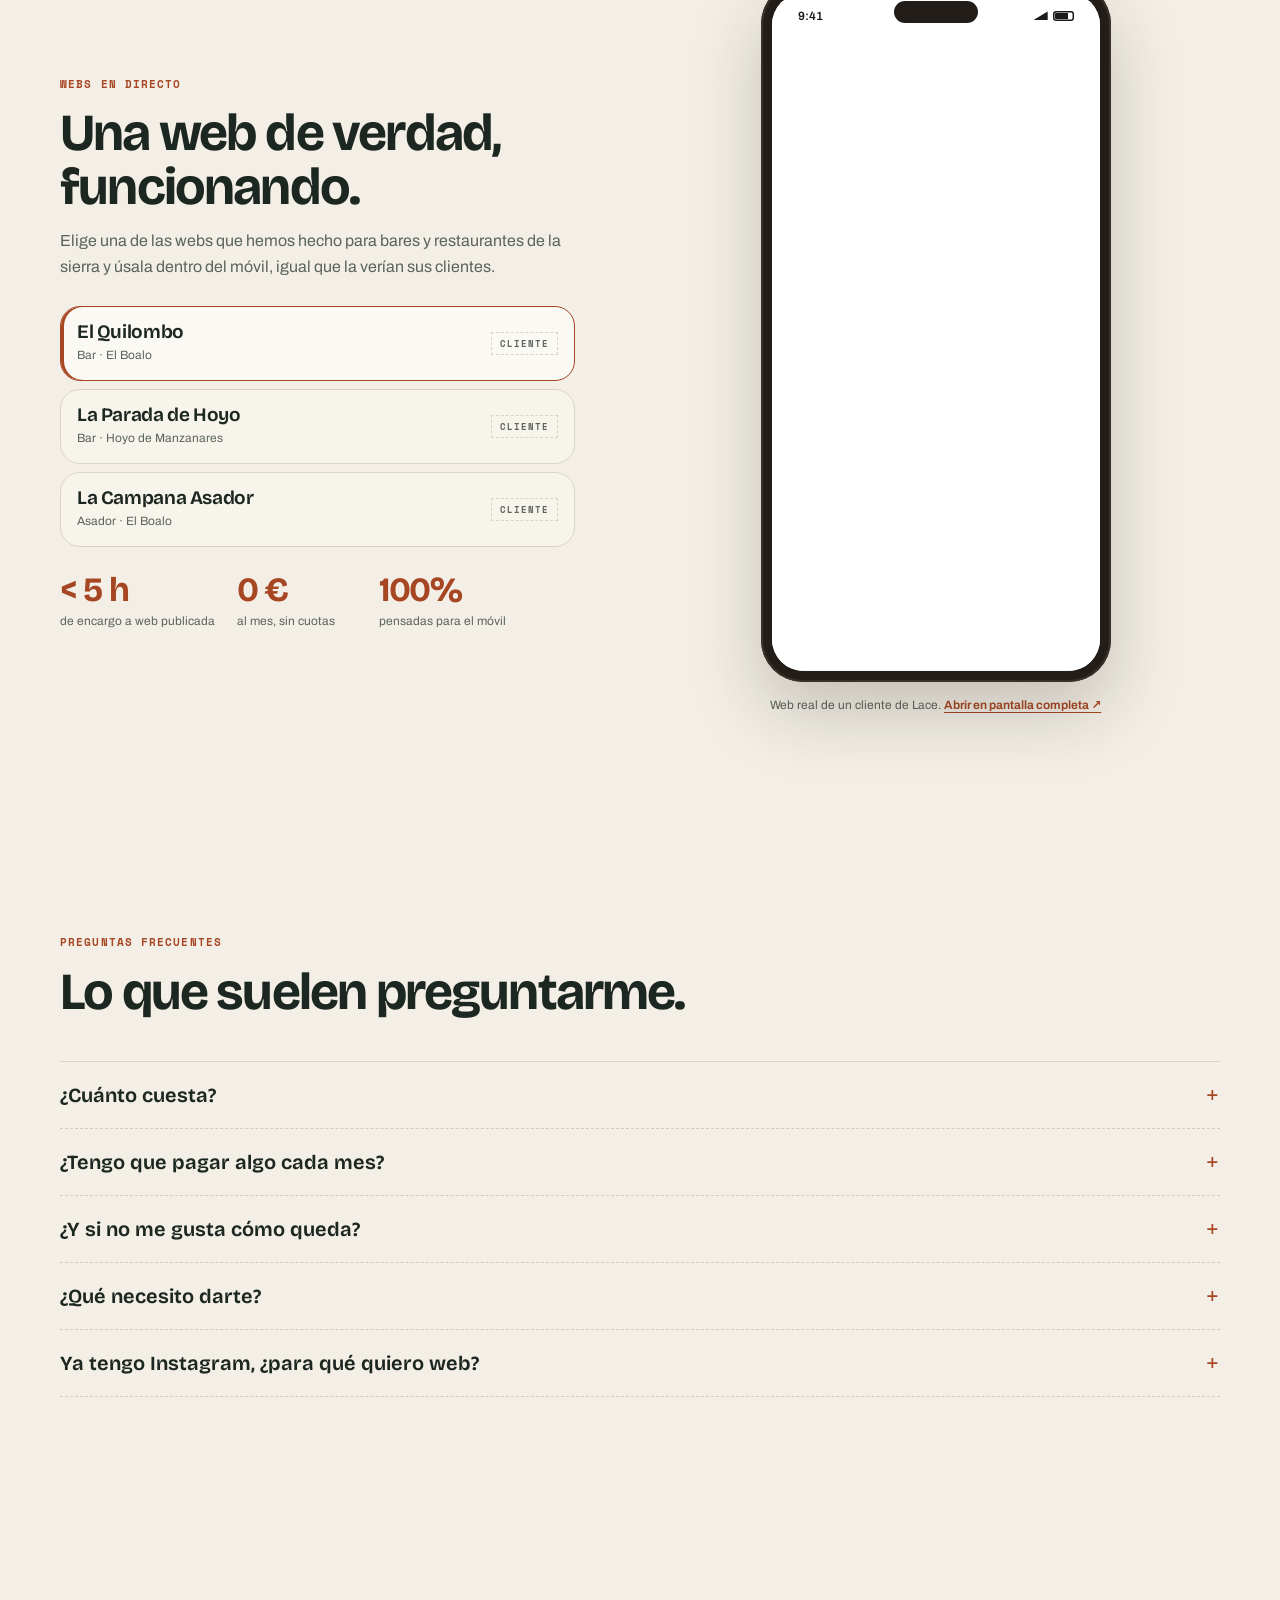
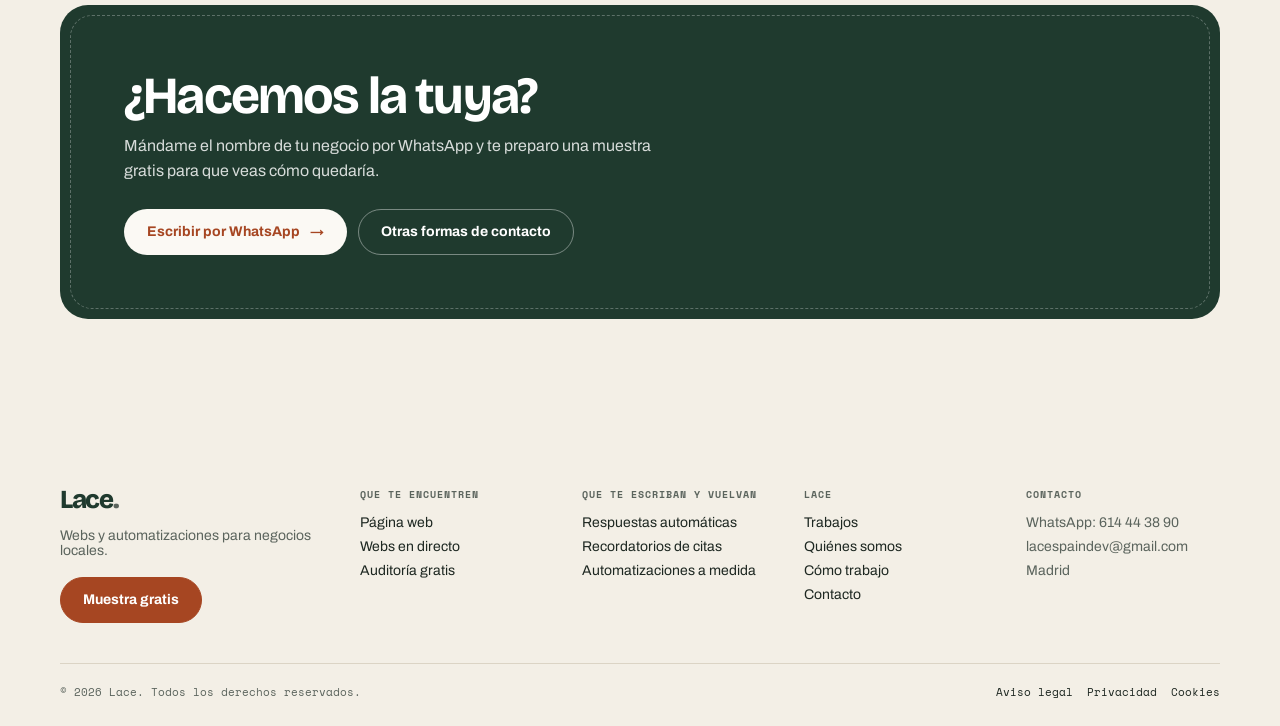
<file: webs.html>
<!doctype html>
<html lang="es">
<head>
  <meta charset="utf-8">
  <meta name="viewport" content="width=device-width, initial-scale=1">
  <meta name="theme-color" content="#f3efe6">
  <meta name="description" content="Web a medida para tu negocio, pago único y sin cuotas. Carta o servicios, horario, mapa y botón de WhatsApp. Te la enseño terminada antes de pagar.">
  <title>Páginas web para negocios locales — Lace</title>
  <link rel="icon" href="favicon.svg?v=2" type="image/svg+xml">
  <link rel="icon" href="favicon.ico?v=2" sizes="any">
  <link rel="apple-touch-icon" href="icon-180.png?v=2">
  <link rel="preconnect" href="https://fonts.googleapis.com">
  <link rel="preconnect" href="https://fonts.gstatic.com" crossorigin>
  <link href="https://fonts.googleapis.com/css2?family=Archivo:wght@400;500;600;700&family=Bricolage+Grotesque:opsz,wght@12..96,500;12..96,600;12..96,700;12..96,800&family=Space+Mono:wght@400;700&display=swap" rel="stylesheet">
  <link rel="stylesheet" href="style.css?v=10">
</head>
<body class="v2">
  <header class="topbar">
    <div class="wrap nav">
      <a class="brand" href="index.html" aria-label="Lace, inicio">Lace<span class="brand-dot">.</span></a>
      <nav class="nav-links" id="navLinks" aria-label="Navegación principal">
        <div class="nav-drop" id="navDrop">
          <button class="nav-drop-btn" id="navDropBtn" type="button" aria-expanded="false" aria-controls="megaMenu">Servicios <span aria-hidden="true">▾</span></button>
          <div class="mega" id="megaMenu">
            <div class="mega-col">
              <p class="mega-title">Que te encuentren</p>
              <a href="webs.html"><b>Página web</b><span>Carta, horario y mapa, pensada para el móvil</span></a>
              <a href="webs.html#en-directo"><b>Webs en directo</b><span>Mira una muestra real dentro de un móvil</span></a>
              <a href="auditoria.html"><b>Auditoría gratis</b><span>7 preguntas: qué te falla y cómo arreglarlo</span></a>
            </div>
            <div class="mega-col">
              <p class="mega-title">Que te escriban</p>
              <a href="webs.html"><b>Botón de WhatsApp</b><span>El cliente te escribe o llama en un toque</span></a>
              <a href="automatizaciones.html"><b>Respuestas automáticas</b><span>Horarios, precios y dudas de siempre</span></a>
            </div>
            <div class="mega-col">
              <p class="mega-title">Que vuelvan</p>
              <a href="automatizaciones.html"><b>Recordatorios de citas</b><span>Menos huecos perdidos en tu agenda</span></a>
              <a href="automatizaciones.html"><b>Automatizaciones a medida</b><span>Una semana de prueba gratis</span></a>
            </div>
          </div>
        </div>
        <a href="trabajos.html">Trabajos</a>
        <a href="index.html#como-trabajo">Cómo trabajo</a>
        <a href="quienes-somos.html">Quiénes somos</a>
        <a href="contacto.html">Contacto</a>
      </nav>
      <button class="menu-toggle" id="menuToggle" type="button" aria-controls="navLinks" aria-expanded="false" aria-label="Abrir menú"><span></span><span></span><span></span></button>
      <a class="nav-cta" href="https://wa.me/34614443890?text=Hola%2C%20quiero%20una%20muestra%20gratis%20para%20mi%20negocio">Muestra gratis</a>
    </div>
    <div class="thread" aria-hidden="true"><i id="threadBar"></i></div>
  </header>

  <main>
    <section class="page-hero">
      <div class="wrap">
        <p class="eyebrow">Servicio 01 · Página web</p>
        <h1>Tu negocio con <em>web propia</em>, lista para compartir.</h1>
        <p class="lead">Una web sencilla y cuidada para que quien te encuentre en Google vea lo que ofreces, cuándo abres y cómo llegar, y pueda escribirte en un toque.</p>
        <div class="price-tag"><b>Pago único</b><span>sin cuotas mensuales · precio cerrado antes de empezar</span></div>
        <div class="actions"><a class="button" href="https://wa.me/34614443890?text=Hola%2C%20quiero%20una%20web%20para%20mi%20negocio">Quiero mi web <span aria-hidden="true">→</span></a><a class="button secondary" href="#en-directo">Ver un ejemplo real</a></div>
      </div>
    </section>

    <section class="section">
      <div class="wrap">
        <div class="offer">
          <div>
            <p class="eyebrow">Qué incluye</p>
            <h2 class="serif">Pensada para el móvil y hecha para tu negocio.</h2>
            <p class="lead" style="font-size:15px">Me cuentas qué haces, el horario, la ubicación y me pasas unas fotos. Te enseño la web terminada antes de pagar.</p>
          </div>
          <ul class="check-list">
            <li>Diseño personalizado, no una plantilla genérica</li>
            <li>Servicios o carta, horario y ubicación</li>
            <li>Botón directo para reservar por WhatsApp o llamar</li>
            <li>Mapa e indicaciones para llegar</li>
            <li>Reseñas y fotos de tu negocio</li>
            <li>Publicación y entrega lista para compartir</li>
          </ul>
        </div>
        <div class="timeline" aria-label="Proceso aproximado para crear la página web">
          <article class="timeline-item"><span class="time">0:00</span><h3>Me cuentas tu negocio</h3><p>Por WhatsApp: qué haces, horario, dirección y algunas fotos.</p></article>
          <article class="timeline-item"><span class="time">0:30</span><h3>Diseño y textos</h3><p>Defino el estilo y preparo el contenido contigo.</p></article>
          <article class="timeline-item"><span class="time">3:30</span><h3>Te la enseño</h3><p>La revisas desde el móvil y me dices qué ajustar.</p></article>
          <article class="timeline-item"><span class="time">4:30</span><h3>Lista para publicar</h3><p>Aplicamos los cambios acordados y te la entrego.</p></article>
        </div>
        <p class="fine-print">Plazo orientativo de menos de 5 horas; depende de recibir a tiempo el contenido y las revisiones acordadas.</p>
      </div>
    </section>

    <section class="section" id="en-directo">
      <div class="wrap">
        <div class="live-webs">
          <div>
            <div class="section-head" style="margin-bottom:26px">
              <p class="eyebrow">Webs en directo</p>
              <h2>Una web de verdad, funcionando.</h2>
              <p>Elige una de las webs que hemos hecho para bares y restaurantes de la sierra y úsala dentro del móvil, igual que la verían sus clientes.</p>
            </div>
            <ul class="web-list" role="tablist" aria-label="Webs de ejemplo">
              <li><button class="web-pick" role="tab" aria-selected="true" data-src="https://barelquilombo.com/"><strong>El Quilombo</strong><small>Bar · El Boalo</small><span class="tag">Cliente</span></button></li>
              <li><button class="web-pick" role="tab" aria-selected="false" data-src="https://laparadadehoyo.com/"><strong>La Parada de Hoyo</strong><small>Bar · Hoyo de Manzanares</small><span class="tag">Cliente</span></button></li>
              <li><button class="web-pick" role="tab" aria-selected="false" data-src="https://lacampanaasadorelboalo.com/"><strong>La Campana Asador</strong><small>Asador · El Boalo</small><span class="tag">Cliente</span></button></li>
            </ul>
            <div class="proof-row">
              <div><b>&lt; 5 h</b><span>de encargo a web publicada</span></div>
              <div><b>0 €</b><span>al mes, sin cuotas</span></div>
              <div><b>100%</b><span>pensadas para el móvil</span></div>
            </div>
          </div>
          <div class="phone-stage">
            <div class="phone">
              <div class="phone-screen">
                <div class="status-bar" aria-hidden="true"><span>9:41</span><span class="icons"><i class="sig"></i><i class="bat"></i></span></div>
                <div class="phone-view" id="phoneView">
                  <div class="phone-loading" id="phoneLoading">Cargando web…</div>
                  <iframe id="phoneFrame" title="Web de ejemplo dentro de un móvil" loading="lazy"></iframe>
                </div>
              </div>
            </div>
            <p class="phone-caption">Web real de un cliente de Lace. <a id="phoneOpen" href="https://barelquilombo.com/" target="_blank" rel="noopener">Abrir en pantalla completa ↗</a></p>
          </div>
        </div>
      </div>
    </section>

    <section class="section">
      <div class="wrap">
        <div class="section-head"><p class="eyebrow">Preguntas frecuentes</p><h2>Lo que suelen preguntarme.</h2></div>
        <div class="faq"><details><summary>¿Cuánto cuesta?</summary><p>Depende de lo que necesites: no es lo mismo una web con la carta y el horario que una con pedidos por WhatsApp. Te digo el precio cerrado antes de empezar, se paga una sola vez y es bastante menos de lo que cobra una agencia.</p></details><details><summary>¿Tengo que pagar algo cada mes?</summary><p>No. Pagas una sola vez. Antes de empezar te digo si hay algún coste externo, por ejemplo si quieres un dominio propio (tunegocio.com).</p></details><details><summary>¿Y si no me gusta cómo queda?</summary><p>Te enseño la web terminada antes de pagar. La revisas desde el móvil, me dices qué cambiar y, si no te convence, no pagas.</p></details><details><summary>¿Qué necesito darte?</summary><p>Lo que ya tienes: qué ofreces (carta o servicios), el horario, la dirección, un teléfono o WhatsApp y unas cuantas fotos. Si no tienes fotos buenas, buscamos una solución.</p></details><details><summary>Ya tengo Instagram, ¿para qué quiero web?</summary><p>Instagram no aparece bien en Google y no muestra de un vistazo la carta, el horario ni cómo llegar. La web reúne todo eso y enlaza también a tus redes.</p></details></div>
      </div>
    </section>
    <section class="section">
      <div class="wrap">
        <div class="cta-band">
          <h2>¿Hacemos la tuya?</h2>
          <p>Mándame el nombre de tu negocio por WhatsApp y te preparo una muestra gratis para que veas cómo quedaría.</p>
          <div class="actions"><a class="button light" href="https://wa.me/34614443890?text=Hola%2C%20quiero%20una%20web%20para%20mi%20negocio">Escribir por WhatsApp <span aria-hidden="true">→</span></a><a class="button ghost" href="contacto.html">Otras formas de contacto</a></div>
        </div>
      </div>
    </section>
  </main>

  <footer class="mega-footer">
    <div class="wrap mf-grid">
      <div class="mf-brand"><a class="brand" href="index.html">Lace<span class="brand-dot">.</span></a><p>Webs y automatizaciones para negocios locales.</p><a class="button" href="https://wa.me/34614443890?text=Hola%2C%20quiero%20una%20muestra%20gratis%20para%20mi%20negocio">Muestra gratis</a></div>
      <div><p class="mf-title">Que te encuentren</p><a href="webs.html">Página web</a><a href="webs.html#en-directo">Webs en directo</a><a href="auditoria.html">Auditoría gratis</a></div>
      <div><p class="mf-title">Que te escriban y vuelvan</p><a href="automatizaciones.html">Respuestas automáticas</a><a href="automatizaciones.html">Recordatorios de citas</a><a href="automatizaciones.html">Automatizaciones a medida</a></div>
      <div><p class="mf-title">Lace</p><a href="trabajos.html">Trabajos</a><a href="quienes-somos.html">Quiénes somos</a><a href="index.html#como-trabajo">Cómo trabajo</a><a href="contacto.html">Contacto</a></div>
      <div><p class="mf-title">Contacto</p><span>WhatsApp: 614 44 38 90</span><span>lacespaindev@gmail.com</span><span>Madrid</span></div>
    </div>
    <div class="wrap mf-bottom"><span>© <span id="year">2026</span> Lace. Todos los derechos reservados.</span> <span class="legal-foot-links"><a href="aviso-legal.html">Aviso legal</a><a href="privacidad.html">Privacidad</a><a href="cookies.html">Cookies</a></span></div>
  </footer>
  <a class="wa-float" id="waFloat" href="https://wa.me/34614443890?text=Hola%2C%20quiero%20hablar%20sobre%20mi%20negocio" aria-label="Escribir a Lace por WhatsApp"><svg viewBox="0 0 24 24" fill="currentColor" aria-hidden="true"><path d="M12 2a10 10 0 0 0-8.6 15.1L2 22l5-1.3A10 10 0 1 0 12 2Zm0 18.2c-1.5 0-3-.4-4.3-1.2l-.3-.2-3 .8.8-2.9-.2-.3A8.2 8.2 0 1 1 12 20.2Zm4.5-6.1c-.2-.1-1.5-.7-1.7-.8-.2-.1-.4-.1-.6.1l-.8 1c-.1.2-.3.2-.5.1a6.7 6.7 0 0 1-3.3-2.9c-.2-.4.2-.4.7-1.3.1-.2 0-.3 0-.4l-.8-1.8c-.2-.5-.4-.4-.6-.4h-.5c-.2 0-.5.1-.7.3-.2.3-.9.9-.9 2.2s.9 2.5 1 2.7c.1.2 1.8 2.8 4.4 3.9 1.6.7 2.3.8 3.1.6.5-.1 1.5-.6 1.7-1.2.2-.6.2-1.1.2-1.2-.1-.1-.3-.2-.5-.3Z"/></svg><span>Escríbeme</span></a>
  <script src="site.js?v=6"></script>
</body>
</html>
</file>
<file: style.css>
:root {
  /* Lace: arena + verde bosque + terracota */
  --paper: #f3efe6;
  --paper-2: #e9e3d6;
  --card: #fbf9f4;
  --ink: #1d2721;
  --muted: #5b645d;     /* ≥4,5:1 sobre arena y sobre paper-2 */
  --accent: #a64622;      /* terracota para textos, enlaces y botones (≥4,5:1 sobre arena) */
  --accent-dark: #8f3b1b;
  --terra: #d9663b;       /* terracota vivo para detalles, costuras e hilo de progreso */
  --line: #dbd4c5;
  --green: #3c7a57;
  --forest: #1f3a2e;
  --forest-2: #27473a;
  --on-forest: #f3efe6;
  --on-forest-muted: #b8c7bc;
  --forest-line: rgba(243,239,230,.16);
  --display: "Bricolage Grotesque", "Archivo", ui-sans-serif, system-ui, sans-serif;
  --sans: "Archivo", ui-sans-serif, system-ui, -apple-system, BlinkMacSystemFont, "Segoe UI", sans-serif;
  --mono: "Space Mono", "SFMono-Regular", Consolas, monospace;
  --wrap: 1160px;
  --radius: 20px;
  --radius-sm: 12px;
  --soft: #ebe5d8;
  --shadow-card: 0 1px 2px rgba(29,39,33,.06), 0 18px 40px -22px rgba(29,39,33,.25);
  color-scheme: light;
}
* { box-sizing: border-box; }
html { scroll-behavior: smooth; scroll-padding-top: 88px; }
body { margin: 0; background: var(--paper); color: var(--ink); font-family: var(--sans); line-height: 1.6; -webkit-font-smoothing: antialiased; }
a { color: inherit; }
button, a { -webkit-tap-highlight-color: transparent; }
a:focus-visible, button:focus-visible { outline: 3px solid var(--terra); outline-offset: 3px; }
.wrap { width: min(var(--wrap), calc(100% - 48px)); margin-inline: auto; }
.eyebrow { margin: 0 0 14px; color: var(--accent); font: 600 11px/1.4 var(--mono); letter-spacing: .13em; text-transform: uppercase; }
h1, h2, h3, p { margin-top: 0; }
h1, h2, .serif { font-family: var(--display); font-weight: 500; letter-spacing: -.035em; }
h1 { max-width: 690px; margin-bottom: 20px; font-size: clamp(44px, 6vw, 76px); line-height: .99; }
h1 em { color: var(--accent); font-weight: 500; }
h2 { max-width: 740px; margin-bottom: 14px; font-size: clamp(34px, 4.5vw, 52px); line-height: 1.04; }
h3 { line-height: 1.2; }
.lead { max-width: 615px; color: #4f5a53; font-size: clamp(16px, 1.5vw, 18px); line-height: 1.7; }
.section { padding: 104px 0; border-top: 1px dashed #d3cbbb; }
.section-head { max-width: 700px; margin-bottom: 42px; }
.section-head > p:last-child { max-width: 650px; color: var(--muted); }
.topbar { position: sticky; z-index: 20; top: 0; border-bottom: 1px solid rgba(217,211,199,.9); background: rgba(243,239,230,.94); backdrop-filter: blur(14px); }
.nav { min-height: 70px; display: flex; align-items: center; justify-content: space-between; gap: 24px; }
.brand { color: var(--forest); text-decoration: none; font: italic 700 24px/1 var(--display); letter-spacing: -.06em; white-space: nowrap; }
.nav-links { display: flex; align-items: center; gap: clamp(16px, 2.5vw, 32px); }
.nav-links a { color: #3f4a43; font-size: 13px; text-decoration: none; }
.nav-links a:hover { color: var(--accent); }
.nav-cta, .button { min-height: 46px; display: inline-flex; align-items: center; justify-content: center; gap: 10px; padding: 0 19px; border: 1px solid var(--accent); border-radius: 3px; background: var(--accent); color: white; font-size: 13px; font-weight: 650; text-decoration: none; transition: background .2s, transform .2s; }
.nav-cta:hover, .button:hover { background: var(--accent-dark); transform: translateY(-1px); }
.button.secondary { border-color: var(--line); background: transparent; color: var(--ink); }
.button.secondary:hover { background: var(--card); }
.button.light { border-color: transparent; background: var(--card); color: var(--accent); }
.hero { padding: 72px 0 82px; }
.hero-grid { display: grid; grid-template-columns: 1.1fr .9fr; gap: clamp(36px, 8vw, 108px); align-items: center; }
.hero-copy .lead { margin-bottom: 25px; }
.actions { display: flex; flex-wrap: wrap; gap: 11px; margin: 25px 0 17px; }
.sub-cta { display: inline-block; color: var(--accent); font-size: 14px; font-weight: 650; text-decoration-thickness: 1px; text-underline-offset: 4px; }
.trust-row { display: flex; flex-wrap: wrap; gap: 10px; margin-top: 29px; }
.trust-pill { padding: 8px 11px; border: 1px solid var(--line); border-radius: 2px; color: #56605a; font-size: 12px; }
.trust-pill b { color: var(--ink); font-weight: 700; }
.demo-wrap { max-width: 440px; justify-self: end; width: 100%; }
.demo-label { display: flex; align-items: center; justify-content: space-between; gap: 10px; margin: 0 0 11px; color: var(--muted); font: 600 10px var(--mono); letter-spacing: .1em; text-transform: uppercase; }
.sample { overflow: hidden; border: 1px solid #e2dccf; border-radius: 18px; background: var(--card); box-shadow: 0 25px 70px rgba(56,45,34,.08); }
.sample-head { display: flex; align-items: center; gap: 12px; padding: 17px 20px; border-bottom: 1px solid #e6e0d3; }
.avatar { width: 38px; height: 38px; display: grid; place-items: center; border-radius: 50%; background: #f6e2d6; color: var(--accent); font: italic 700 18px var(--display); }
.sample-head strong { display: block; font-size: 13px; }
.online { color: var(--green); font-size: 11px; }
.chat { height: clamp(220px, 34vh, 320px); overflow-y: auto; overscroll-behavior: contain; padding: 20px; scrollbar-width: thin; scrollbar-color: var(--line) transparent; }
.chat-log { display: flex; flex-direction: column; gap: 11px; }
.demo-label .live { color: var(--green); }
.demo-label .live::before { content: ""; display: inline-block; width: 7px; height: 7px; margin-right: 6px; border-radius: 50%; background: var(--green); vertical-align: 1px; }
.bubble .t { display: block; margin-top: 5px; opacity: .65; font-size: 10px; }
.bubble.typing { display: flex; gap: 4px; padding: 13px 14px; }
.bubble.typing span { width: 6px; height: 6px; border-radius: 50%; background: #9a9286; animation: blink 1.2s infinite; }
.bubble.typing span:nth-child(2) { animation-delay: .2s; } .bubble.typing span:nth-child(3) { animation-delay: .4s; }
@keyframes blink { 0%, 80%, 100% { opacity: .25; } 40% { opacity: 1; } }
.chat-form { display: flex; gap: 8px; padding: 12px 14px 14px; border-top: 1px solid #e6e0d3; }
.chat-form input { flex: 1; min-width: 0; min-height: 42px; padding: 0 12px; border: 1px solid var(--line); border-radius: 99px; background: #fffdf9; color: var(--ink); font: 14px var(--sans); }
.chat-form input:focus { outline: 2px solid rgba(166,70,34,.25); border-color: var(--accent); }
.chat-form button { width: 42px; height: 42px; flex: none; border: 0; border-radius: 50%; background: var(--accent); color: #fff; font-size: 18px; cursor: pointer; }
.chat-form button:hover { background: var(--accent-dark); }
.day { align-self: center; padding: 3px 9px; border: 1px solid #e6e0d5; border-radius: 99px; color: #8a8377; font-size: 10px; }
.bubble { max-width: 88%; padding: 11px 13px; border-radius: 12px 12px 12px 3px; background: #ece6da; color: #2f3a33; font-size: 13px; line-height: 1.5; }
.bubble.out { align-self: flex-end; border-radius: 12px 12px 3px 12px; background: var(--accent); color: white; }
.bubble small { display: block; margin-top: 5px; opacity: .72; font-size: 10px; }
.sample-questions { display: flex; flex-wrap: wrap; gap: 7px; padding: 0 17px 17px; }
.chip { padding: 7px 10px; border: 1px solid #e0dacc; border-radius: 99px; background: transparent; color: #4a554e; cursor: pointer; font: 11px var(--sans); }
.chip:hover { border-color: var(--accent); color: var(--accent); }
.demo-note { margin: 12px 4px 0; color: var(--muted); font-size: 11px; line-height: 1.55; }
.choice-section { padding: 34px 0 80px; }
.choice-title { margin: 0 0 22px; font: 600 12px var(--mono); letter-spacing: .1em; text-transform: uppercase; }
.choice-grid { display: grid; grid-template-columns: 1fr 1fr; gap: 16px; }
.choice-card { display: flex; flex-direction: column; align-items: flex-start; min-height: 200px; padding: clamp(22px, 4vw, 36px); border: 1px solid var(--line); background: var(--card); text-decoration: none; transition: border-color .2s, transform .2s; }
.choice-card:hover { transform: translateY(-3px); border-color: var(--accent); }
.choice-card .eyebrow { margin-bottom: 12px; }
.choice-card h3 { margin: 0 0 9px; font: 500 clamp(25px,3vw,34px)/1.05 var(--display); letter-spacing: -.025em; }
.choice-card p { max-width: 460px; margin-bottom: 19px; color: var(--muted); font-size: 14px; }
.choice-card .link { margin-top: auto; color: var(--accent); font-size: 13px; font-weight: 700; }
.grid-3 { display: grid; grid-template-columns: repeat(3, 1fr); gap: 15px; }
.problem-card, .price-card, .step-card { padding: 25px; border: 1px solid var(--line); background: rgba(250,248,241,.58); }
.problem-card .number { color: var(--accent); font: 600 11px var(--mono); }
.problem-card h3 { margin: 18px 0 9px; font: 500 25px var(--display); }
.problem-card p { margin: 0; color: var(--muted); font-size: 14px; }
.offer { display: grid; grid-template-columns: 1fr .83fr; gap: 42px; align-items: start; padding: clamp(25px, 5vw, 50px); border: 1px solid var(--line); background: var(--card); }
.offer h2 { font-size: clamp(34px, 4vw, 48px); }
.price-big { margin: 0; color: var(--accent); font: 500 clamp(48px,6vw,68px)/1 var(--display); letter-spacing: -.06em; }
.price-caption { margin: 8px 0 25px; color: var(--muted); font-size: 13px; }
.check-list { display: grid; gap: 12px; margin: 23px 0 26px; padding: 0; list-style: none; }
.check-list li { display: flex; gap: 10px; color: #3f4a43; font-size: 14px; }
.check-list li::before { content: "✓"; color: var(--green); font-weight: 800; }
.clarify { padding: 12px 14px; border-left: 2px solid var(--terra); background: #f1ebe0; color: #56605a; font-size: 12px; }
.timeline { display: grid; grid-template-columns: repeat(4, 1fr); margin-top: 28px; border: 1px solid var(--line); background: var(--card); }
.timeline-item { padding: 19px; border-right: 1px solid var(--line); }
.timeline-item:last-child { border-right: 0; }
.timeline-item .time { color: var(--accent); font: 600 11px var(--mono); }
.timeline-item h3 { margin: 10px 0 6px; font: 600 14px var(--sans); }
.timeline-item p { margin: 0; color: var(--muted); font-size: 12px; }
.project-grid { display: grid; grid-template-columns: 1fr 1fr; gap: 18px; }
.project { overflow: hidden; border: 1px solid var(--line); background: var(--card); }
.project-art { min-height: 245px; padding: 22px; display: grid; place-items: center; background: #e8e2d5; }
.mini-site { width: min(100%, 440px); overflow: hidden; border: 1px solid rgba(50,40,30,.12); background: #f8f4ea; box-shadow: 0 15px 30px rgba(37,32,25,.12); }
.mini-nav { display: flex; align-items: center; justify-content: space-between; padding: 11px 14px; color: #665b4b; font-size: 8px; }
.mini-logo { color: #302822; font: italic 700 13px var(--display); }
.mini-hero { min-height: 119px; display: flex; flex-direction: column; justify-content: center; padding: 16px 22px; background: linear-gradient(110deg,#352c25 0%,#4d3a2e 72%,#775341 100%); color: #f7f2e9; }
.mini-hero strong { max-width: 210px; font: 500 22px/1.05 var(--display); }
.mini-hero span { margin-top: 8px; font-size: 8px; opacity: .8; }
.mini-services { display: grid; grid-template-columns: repeat(3,1fr); gap: 7px; padding: 12px; }
.mini-services i { height: 28px; display: block; border: 1px solid #ded5c7; background: #eee7da; }
.mini-chat { width: min(100%, 360px); padding: 16px; border-radius: 15px; background: #fbf8f2; box-shadow: 0 14px 28px rgba(37,32,25,.13); }
.mini-chat-top { display: flex; align-items: center; gap: 9px; padding-bottom: 12px; border-bottom: 1px solid #eee8dd; font-size: 11px; font-weight: 700; }
.mini-chat .bubble { margin-top: 11px; font-size: 11px; }
.project-body { padding: 23px; }
.project-body .eyebrow { margin-bottom: 9px; }
.project-body h3 { margin-bottom: 8px; font: 500 29px var(--display); }
.project-body p { margin-bottom: 13px; color: var(--muted); font-size: 14px; }
.project-tags { display: flex; flex-wrap: wrap; gap: 7px; }
.project-tags span { padding: 5px 8px; border: 1px solid var(--line); color: #56605a; font-size: 10px; }
.case-note { margin-top: 17px; color: var(--muted); font-size: 12px; }
.steps { display: grid; grid-template-columns: repeat(3,1fr); gap: 14px; counter-reset: step; }
.step-card { min-height: 182px; counter-increment: step; }
.step-card::before { content: "0" counter(step); display: block; margin-bottom: 25px; color: var(--accent); font: 600 12px var(--mono); }
.step-card h3 { margin-bottom: 8px; font: 500 24px var(--display); }
.step-card p { margin: 0; color: var(--muted); font-size: 14px; }
.prices { display: grid; grid-template-columns: 1fr 1fr; gap: 16px; }
.price-card { min-height: 286px; display: flex; flex-direction: column; }
.price-card.featured { border-color: var(--accent); background: #faf5ee; }
.price-card h3 { margin: 4px 0 12px; font: 500 26px var(--display); }
.price-card .price-big { font-size: 52px; }
.price-card p { color: var(--muted); font-size: 14px; }
.price-card .button { align-self: flex-start; margin-top: auto; }
.fine-print { margin-top: 15px; color: var(--muted); font-size: 12px; }
.contact { display: grid; grid-template-columns: .9fr 1.1fr; gap: 24px; }
.contact-info, .contact-form { padding: clamp(22px,4vw,36px); border: 1px solid var(--line); background: var(--card); }
.contact-info { display: flex; flex-direction: column; }
.contact-row { padding: 16px 0; border-bottom: 1px solid var(--line); }
.contact-row:last-of-type { border: 0; }
.contact-label { display: block; margin-bottom: 4px; color: var(--muted); font: 600 10px var(--mono); letter-spacing: .1em; text-transform: uppercase; }
.contact-row a { color: var(--ink); font-size: 15px; font-weight: 650; text-decoration-color: var(--line); text-underline-offset: 3px; }
.contact-meta { margin-top: auto; padding-top: 20px; color: var(--muted); font-size: 12px; }
.field { margin-bottom: 15px; }
.field label { display: block; margin-bottom: 6px; color: #4f5a53; font-size: 12px; }
.field input, .field textarea { width: 100%; min-height: 46px; padding: 11px 12px; border: 1px solid var(--line); border-radius: 2px; background: #fffdf9; color: var(--ink); font: 14px var(--sans); }
.field textarea { min-height: 110px; resize: vertical; }
.field input:focus, .field textarea:focus { outline: 2px solid rgba(166,70,34,.25); border-color: var(--accent); }
.contact-form .button { width: 100%; cursor: pointer; }
.form-help { margin: 10px 0 0; color: var(--muted); font-size: 11px; }
footer { padding: 22px 0 30px; border-top: 1px solid var(--line); color: var(--muted); font: 11px var(--mono); }
.footer-row { display: flex; align-items: center; justify-content: space-between; gap: 18px; }
.footer-links { display: flex; gap: 16px; }
.footer-links a { text-decoration: none; }
.footer-links a:hover { color: var(--accent); }
.sr-only { position: absolute; width: 1px; height: 1px; padding: 0; margin: -1px; overflow: hidden; clip: rect(0,0,0,0); white-space: nowrap; border: 0; }

/* Hilo de progreso: una costura dorada que avanza con el scroll */
.thread { position: absolute; left: 0; bottom: -1px; width: 100%; height: 2px; pointer-events: none; }
.thread i { display: block; height: 100%; width: 100%; transform-origin: left; transform: scaleX(0); background: repeating-linear-gradient(90deg, var(--terra) 0 9px, transparent 9px 14px); }

/* Menú desplegable (móvil) */
.menu-toggle { display: none; width: 40px; height: 40px; padding: 0; border: 1px solid var(--line); border-radius: 3px; background: transparent; color: var(--ink); cursor: pointer; }
.menu-toggle span { display: block; width: 18px; height: 1.5px; margin: 4px auto; background: currentColor; transition: transform .25s, opacity .25s; }
.menu-open .menu-toggle span:nth-child(1) { transform: translateY(5.5px) rotate(45deg); }
.menu-open .menu-toggle span:nth-child(2) { opacity: 0; }
.menu-open .menu-toggle span:nth-child(3) { transform: translateY(-5.5px) rotate(-45deg); }

/* Apariciones suaves */
.reveal { opacity: 0; transform: translateY(18px); transition: opacity .7s ease, transform .7s ease; }
.reveal.in { opacity: 1; transform: none; }

/* Botón flotante de WhatsApp */
.wa-float { position: fixed; z-index: 30; right: 18px; bottom: 18px; display: inline-flex; align-items: center; gap: 9px; padding: 12px 16px 12px 13px; border-radius: 99px; background: var(--forest); color: #fff; font: 600 13px var(--sans); text-decoration: none; box-shadow: 0 12px 30px rgba(31,58,46,.3); opacity: 0; transform: translateY(16px); pointer-events: none; transition: opacity .3s, transform .3s, background .2s; }
.wa-float.show { opacity: 1; transform: none; pointer-events: auto; }
.wa-float:hover { background: var(--forest-2); }
.wa-float svg { width: 20px; height: 20px; flex: none; }

/* Webs en directo */
.live-webs { display: grid; grid-template-columns: .95fr 1.05fr; gap: clamp(28px, 6vw, 80px); align-items: center; }
.web-list { display: grid; gap: 8px; margin: 0; padding: 0; list-style: none; }
.web-pick { width: 100%; display: grid; grid-template-columns: 1fr auto; align-items: center; gap: 4px 12px; padding: 14px 16px; border: 1px solid var(--line); border-radius: 3px; background: rgba(250,248,241,.6); color: var(--ink); text-align: left; cursor: pointer; font: inherit; transition: border-color .2s, background .2s; }
.web-pick:hover { border-color: #cfa58f; }
.web-pick[aria-selected="true"] { border-color: var(--accent); background: var(--card); box-shadow: inset 3px 0 0 var(--accent); }
.web-pick strong { font: 500 19px/1.15 var(--display); letter-spacing: -.02em; }
.web-pick small { grid-column: 1; color: var(--muted); font-size: 12px; }
.web-pick .tag { grid-row: 1 / span 2; grid-column: 2; padding: 4px 8px; border: 1px dashed var(--line); color: var(--muted); font: 700 9px var(--mono); letter-spacing: .1em; text-transform: uppercase; }
.phone-stage { display: grid; justify-items: center; gap: 14px; }
.phone { position: relative; width: min(350px, 100%); aspect-ratio: 9 / 18; padding: 11px; border-radius: 42px; background: #231d1a; box-shadow: 0 30px 70px rgba(40,30,22,.22), inset 0 0 0 2px #3a302b; }
.phone::before { content: ""; position: absolute; z-index: 2; top: 19px; left: 50%; width: 84px; height: 22px; border-radius: 99px; background: #231d1a; transform: translateX(-50%); }
.phone-screen { position: relative; display: flex; flex-direction: column; width: 100%; height: 100%; overflow: hidden; border-radius: 32px; background: #fff; }
.status-bar { flex: none; height: 40px; display: flex; align-items: center; justify-content: space-between; padding: 6px 26px 0; background: #fff; color: #1a1a1a; font: 600 12px var(--sans); }
.status-bar .icons { display: flex; align-items: center; gap: 5px; }
.status-bar .icons i { display: block; background: #1a1a1a; }
.status-bar .sig { width: 15px; height: 9px; clip-path: polygon(0 100%, 100% 0, 100% 100%); }
.status-bar .bat { width: 21px; height: 10px; border-radius: 3px; box-shadow: inset 0 0 0 1.5px #1a1a1a; background: linear-gradient(90deg, #1a1a1a 70%, transparent 70%) !important; background-clip: content-box !important; padding: 2px; }
.phone-view { position: relative; flex: 1; overflow: hidden; background: var(--paper-2); }
.phone-view iframe { position: absolute; top: 0; left: 0; width: 430px; border: 0; background: #fff; transform-origin: 0 0; }
.phone-loading { position: absolute; inset: 0; display: grid; place-items: center; color: var(--muted); font: 11px var(--mono); letter-spacing: .08em; transition: opacity .3s; }
.phone-loading.hide { opacity: 0; pointer-events: none; }
.phone-caption { color: var(--muted); font-size: 12px; text-align: center; }
.phone-caption a { color: var(--accent); font-weight: 650; text-underline-offset: 3px; }
.proof-row { display: flex; flex-wrap: wrap; gap: 22px; margin: 26px 0 0; }
.proof-row div { min-width: 120px; }
.proof-row b { display: block; color: var(--accent); font: 500 34px/1 var(--display); letter-spacing: -.04em; }
.proof-row span { color: var(--muted); font-size: 12px; }

@media (max-width: 820px) {
  .nav-links { gap: 13px; }
  .nav-links a { font-size: 12px; }
  .hero-grid { gap: 30px; grid-template-columns: 1fr .85fr; }
  .timeline { grid-template-columns: 1fr 1fr; }
  .timeline-item:nth-child(2) { border-right: 0; }
  .timeline-item:nth-child(-n+2) { border-bottom: 1px solid var(--line); }
  .offer { gap: 25px; }
}
@media (max-width: 640px) {
  html { scroll-padding-top: 68px; }
  .wrap { width: min(100% - 34px, var(--wrap)); }
  .nav { min-height: 62px; gap: 12px; }
  .menu-toggle { display: block; margin-left: auto; }
  .nav-links { position: absolute; top: 100%; left: 0; right: 0; flex-direction: column; align-items: stretch; gap: 0; padding: 6px 17px 14px; border-bottom: 1px solid var(--line); background: var(--paper); box-shadow: 0 18px 30px rgba(40,30,22,.08); opacity: 0; visibility: hidden; transform: translateY(-8px); pointer-events: none; transition: opacity .2s, transform .2s, visibility 0s .2s; }
  .menu-open .nav-links { opacity: 1; visibility: visible; transform: none; pointer-events: auto; transition-delay: 0s; }
  .nav-links a { padding: 13px 2px; border-bottom: 1px dashed var(--line); font: 500 20px var(--display); color: var(--ink); }
  .nav-links a:last-child { border-bottom: 0; }
  .nav-cta { min-height: 38px; padding: 0 11px; font-size: 11px; }
  .live-webs { grid-template-columns: 1fr; }
  .phone { width: min(320px, 100%); }
  .wa-float span { display: none; }
  .wa-float { padding: 13px; }
  .brand { font-size: 21px; }
  .hero { padding: 54px 0 56px; }
  .hero-grid { grid-template-columns: 1fr; gap: 32px; }
  h1 { max-width: 560px; font-size: clamp(43px, 12vw, 61px); }
  .lead { font-size: 16px; }
  .demo-wrap { justify-self: center; max-width: 430px; }
  .chat { height: clamp(200px, 32vh, 280px); }
  .choice-section { padding: 18px 0 60px; }
  .choice-grid, .grid-3, .project-grid, .prices, .contact { grid-template-columns: 1fr; }
  .choice-card { min-height: 175px; }
  .section { padding: 72px 0; }
  .section-head { margin-bottom: 28px; }
  .offer { grid-template-columns: 1fr; gap: 20px; padding: 24px; }
  .offer-price { padding-top: 5px; }
  .timeline { grid-template-columns: 1fr 1fr; }
  .timeline-item { padding: 14px; }
  .steps { grid-template-columns: 1fr; }
  .step-card { min-height: auto; }
  .step-card::before { margin-bottom: 13px; }
  .price-card { min-height: 250px; }
  .footer-row { align-items: flex-start; flex-direction: column; }
}
@media (prefers-reduced-motion: reduce) {
  *, *::before, *::after { scroll-behavior: auto !important; transition-duration: .01ms !important; animation-duration: .01ms !important; }
  .reveal { opacity: 1; transform: none; }
}

/* ===== Rediseño multipágina ===== */
.nav-links a[aria-current="page"] { color: var(--accent); font-weight: 650; text-decoration: underline; text-decoration-style: dashed; text-decoration-color: var(--terra); text-underline-offset: 7px; }
.page-hero { padding: 64px 0 70px; }
.page-hero .hero-grid { align-items: center; }
.crumb { display: inline-flex; gap: 8px; margin-bottom: 18px; color: var(--muted); font: 600 11px var(--mono); letter-spacing: .1em; text-transform: uppercase; text-decoration: none; }
.crumb:hover { color: var(--accent); }
.price-tag { display: inline-flex; align-items: baseline; gap: 10px; margin: 6px 0 4px; padding: 10px 16px; border: 1px dashed var(--terra); background: var(--card); }
.price-tag b { color: var(--accent); font: 500 34px/1 var(--display); letter-spacing: -.04em; }
.price-tag span { color: var(--muted); font-size: 12px; }

/* Icono de línea */
.ico { width: 46px; height: 46px; display: grid; place-items: center; border: 1px solid var(--line); border-radius: 50%; color: var(--accent); background: var(--card); }
.ico svg { width: 22px; height: 22px; fill: none; stroke: currentColor; stroke-width: 1.5; stroke-linecap: round; stroke-linejoin: round; }

/* Servicios al mismo nivel */
.services { display: grid; grid-template-columns: 1fr 1fr; gap: 18px; }
.service { position: relative; display: flex; flex-direction: column; padding: clamp(24px, 4vw, 40px); border: 1px solid var(--line); background: var(--card); color: inherit; text-decoration: none; transition: border-color .2s, transform .2s; }
.service::after { content: ""; position: absolute; inset: 8px; border: 1px dashed transparent; pointer-events: none; transition: border-color .2s; }
.service:hover { transform: translateY(-3px); border-color: var(--accent); }
.service:hover::after { border-color: rgba(217,102,59,.55); }
.service-top { display: flex; align-items: center; justify-content: space-between; gap: 14px; margin-bottom: 22px; }
.service h3 { margin: 0 0 8px; font: 500 clamp(28px,3.4vw,38px)/1.05 var(--display); letter-spacing: -.03em; }
.service > p { color: var(--muted); font-size: 15px; }
.service .price-line { margin: 4px 0 18px; font: 600 12px var(--mono); letter-spacing: .06em; color: var(--ink); }
.service .price-line b { color: var(--accent); font: 500 30px var(--display); letter-spacing: -.03em; margin-right: 6px; }
.service .check-list { margin: 0 0 24px; }
.service .link { margin-top: auto; color: var(--accent); font-size: 14px; font-weight: 700; }

/* Retrato en bastidor (aro de bordar) */
.hoop { position: relative; width: min(100%, 340px); aspect-ratio: 1; margin-inline: auto; border-radius: 50%; padding: 14px; background: radial-gradient(circle, transparent 62%, rgba(217,102,59,.14) 63%); }
.hoop::before { content: ""; position: absolute; inset: 0; border-radius: 50%; border: 2px dashed var(--terra); }
.hoop::after { content: ""; position: absolute; inset: 6px; border-radius: 50%; border: 1px solid var(--line); }
.hoop img { position: relative; z-index: 1; width: 100%; height: 100%; display: block; border-radius: 50%; object-fit: cover; background: #fff; }
.hoop-clasp { position: absolute; z-index: 2; top: -6px; left: 50%; width: 30px; height: 16px; transform: translateX(-50%); border: 1px solid var(--line); border-radius: 3px; background: var(--paper-2); }
.person-card { display: grid; grid-template-columns: 92px 1fr; gap: 18px; align-items: center; padding: 22px; border: 1px solid var(--line); background: var(--card); text-decoration: none; color: inherit; transition: border-color .2s; }
.person-card:hover { border-color: var(--accent); }
.person-card .hoop { width: 92px; padding: 6px; }
.person-card .hoop-clasp { display: none; }
.person-card strong { display: block; font: 500 22px/1.15 var(--display); letter-spacing: -.02em; }
.person-card span { display: block; color: var(--muted); font-size: 13px; }
.person-card em { display: inline-block; margin-top: 8px; color: var(--accent); font-style: normal; font-size: 13px; font-weight: 700; }
.hero-side { display: grid; gap: 14px; max-width: 440px; justify-self: end; width: 100%; }
.mini-services { display: grid; grid-template-columns: 1fr 1fr; gap: 10px; }
.mini-service { padding: 16px; border: 1px solid var(--line); background: rgba(250,248,241,.6); text-decoration: none; color: inherit; }
.mini-service:hover { border-color: var(--accent); }
.mini-service b { display: block; font: 500 18px var(--display); }
.mini-service span { color: var(--accent); font: 600 11px var(--mono); }

/* Sobre mí */
.skills { display: grid; grid-template-columns: repeat(2, 1fr); gap: 15px; }
.skill { display: grid; grid-template-columns: auto 1fr; gap: 16px; padding: 24px; border: 1px solid var(--line); background: rgba(250,248,241,.58); }
.skill h3 { margin: 2px 0 6px; font: 500 22px var(--display); }
.skill p { margin: 0 0 10px; color: var(--muted); font-size: 14px; }
.tools { display: flex; flex-wrap: wrap; gap: 6px; }
.tools span { padding: 4px 8px; border: 1px solid var(--line); color: #56605a; font: 10px var(--mono); }
.projects-list { margin: 0; padding: 0; list-style: none; border-top: 1px solid var(--line); }
.projects-list li { display: grid; grid-template-columns: 60px 1fr 1.2fr; gap: 20px; padding: 22px 0; border-bottom: 1px dashed #d3cbbb; }
.projects-list .n { color: var(--accent); font: 600 12px var(--mono); padding-top: 6px; }
.projects-list h3 { margin: 0; font: 500 22px/1.2 var(--display); }
.projects-list p { margin: 0; color: var(--muted); font-size: 14px; }
.study { display: grid; grid-template-columns: 1fr 1fr; gap: 15px; }
.study article { padding: 24px; border: 1px solid var(--line); background: var(--card); border-left: 3px solid var(--accent); }
.study .when { color: var(--accent); font: 600 11px var(--mono); letter-spacing: .08em; text-transform: uppercase; }
.study h3 { margin: 10px 0 4px; font: 500 22px var(--display); }
.study p { margin: 0; color: var(--muted); font-size: 14px; }
.quote { max-width: 820px; margin: 0; font: italic 500 clamp(24px, 3vw, 34px)/1.3 var(--display); letter-spacing: -.02em; }
.quote em { color: var(--accent); }

/* FAQ */
.faq { border-top: 1px solid var(--line); }
.faq details { border-bottom: 1px dashed #d3cbbb; }
.faq summary { display: flex; justify-content: space-between; gap: 18px; padding: 20px 0; cursor: pointer; list-style: none; font: 500 20px/1.3 var(--display); }
.faq summary::-webkit-details-marker { display: none; }
.faq summary::after { content: "+"; color: var(--accent); font: 400 24px/1 var(--mono); transition: transform .2s; }
.faq details[open] summary::after { transform: rotate(45deg); }
.faq details p { max-width: 720px; margin: -4px 0 20px; color: var(--muted); font-size: 15px; }

/* Banda final */
.cta-band { padding: clamp(36px, 6vw, 64px); background: var(--forest); color: #fff; position: relative; overflow: hidden; }
.cta-band::before { content: ""; position: absolute; inset: 10px; border: 1px dashed rgba(255,255,255,.28); pointer-events: none; }
.cta-band h2 { color: #fff; margin-bottom: 10px; }
.cta-band p { max-width: 560px; color: rgba(255,255,255,.82); }
.cta-band .actions { margin-bottom: 0; }
.cta-band .button.ghost { border-color: rgba(255,255,255,.4); background: transparent; color: #fff; }
.section.tight { padding-top: 80px; }
.footer-links { flex-wrap: wrap; }

@media (max-width: 820px) {
  .projects-list li { grid-template-columns: 44px 1fr; }
  .projects-list li p { grid-column: 2; }
}
@media (max-width: 640px) {
  .services, .skills, .study { grid-template-columns: 1fr; }
  .hero-side { justify-self: stretch; max-width: none; }
  .page-hero { padding: 44px 0 50px; }
  .hoop { width: min(78%, 280px); }
  .faq summary { font-size: 18px; }
  .person-card { grid-template-columns: 76px 1fr; }
  .person-card .hoop { width: 76px; }
}

/* ===== Paleta verde bosque + terracota ===== */
.brand-dot { color: var(--terra); }
.eyebrow { color: var(--accent); }

/* ===== Portada (estructura nueva) ===== */
.home-hero { position: relative; overflow: hidden; padding: 76px 0 84px; background: var(--forest); color: var(--on-forest); }
.home-hero::before { content: ""; position: absolute; left: 0; right: 0; bottom: 14px; height: 1px; background: repeating-linear-gradient(90deg, var(--terra) 0 10px, transparent 10px 18px); opacity: .7; }
.home-hero::after { content: ""; position: absolute; right: -180px; top: -160px; width: 560px; height: 560px; border-radius: 50%; border: 1px dashed rgba(217,102,59,.35); box-shadow: 0 0 0 40px rgba(243,239,230,.025), 0 0 0 41px rgba(243,239,230,.06); pointer-events: none; }
.home-hero-grid { position: relative; z-index: 1; display: grid; grid-template-columns: 1.15fr .85fr; gap: clamp(36px, 7vw, 96px); align-items: center; }
.home-hero-grid > * { min-width: 0; }
.hero-kicker { display: inline-flex; align-items: center; gap: 9px; margin: 0 0 22px; padding: 7px 12px; border: 1px solid var(--forest-line); border-radius: 99px; color: var(--on-forest-muted); font: 600 11px/1.3 var(--mono); letter-spacing: .1em; text-transform: uppercase; }
.kicker-dot { width: 7px; height: 7px; border-radius: 50%; background: var(--terra); box-shadow: 0 0 0 4px rgba(217,102,59,.22); }
.home-hero h1 { color: var(--on-forest); max-width: 640px; text-wrap: balance; }
.home-hero h1 em { color: var(--terra); font-style: italic; }
.home-hero .lead { color: var(--on-forest-muted); max-width: 540px; }
.hook { display: flex; gap: 8px; max-width: 540px; margin: 30px 0 12px; padding: 7px; border-radius: 6px; background: var(--card); box-shadow: 0 20px 50px rgba(8,20,14,.35); }
.hook input { flex: 1; min-width: 0; min-height: 50px; padding: 0 14px; border: 0; border-radius: 3px; background: transparent; color: var(--ink); font: 500 16px var(--sans); }
.hook input::placeholder { color: #8a918b; }
.hook input:focus { outline: 2px solid rgba(181,80,42,.35); }
.hook button { flex: none; min-height: 50px; padding: 0 20px; border: 0; border-radius: 3px; background: var(--accent); color: #fff; font: 700 14px var(--sans); cursor: pointer; transition: background .2s; }
.hook button:hover { background: var(--accent-dark); }
.hook-note { max-width: 520px; margin: 0; color: var(--on-forest-muted); font-size: 13px; }
.home-hero-phone { display: grid; justify-items: center; gap: 14px; }
.home-hero .phone { background: #0f1d16; box-shadow: 0 40px 80px rgba(5,14,9,.5), inset 0 0 0 2px #2f4a3d; transform: rotate(2deg); }
.home-hero .phone::before { background: #0f1d16; }
.phone-tag { margin: 0; color: var(--on-forest-muted); font-size: 12px; text-align: center; }
.phone-tag b { color: var(--on-forest); font-weight: 650; }
.phone-tag a { color: var(--terra); font-weight: 650; text-underline-offset: 3px; }

.figures-band { border-bottom: 1px solid var(--line); background: var(--card); }
.figures { display: grid; grid-template-columns: repeat(4, 1fr); }
.figure { display: grid; gap: 6px; align-content: start; padding: 30px 26px; border-right: 1px dashed var(--line); }
.figure:first-child { padding-left: 0; }
.figure:last-child { border-right: 0; }
.figure b { color: var(--forest); font: 500 clamp(34px, 4vw, 46px)/1 var(--display); letter-spacing: -.04em; font-variant-numeric: tabular-nums; }
.figure span { max-width: 22ch; color: var(--muted); font-size: 14px; }

.benefits { display: grid; grid-template-columns: repeat(4, 1fr); gap: 14px; }
.benefit { display: flex; flex-direction: column; gap: 10px; padding: 24px; border: 1px solid var(--line); background: rgba(251,249,244,.7); }
.benefit .ico { margin-bottom: 8px; color: var(--forest); }
.benefit-tag { align-self: flex-start; padding: 3px 8px; border: 1px dashed var(--terra); color: var(--accent); font: 700 9px var(--mono); letter-spacing: .1em; text-transform: uppercase; }
.benefit h3 { margin: 0; font: 500 23px/1.15 var(--display); letter-spacing: -.02em; }
.benefit p { margin: 0; color: var(--muted); font-size: 14px; }

.beliefs-band { position: relative; padding: 104px 0; background: var(--forest); color: var(--on-forest); }
.beliefs-band::before, .beliefs-band::after { content: ""; position: absolute; left: 0; right: 0; height: 1px; background: repeating-linear-gradient(90deg, var(--terra) 0 10px, transparent 10px 18px); opacity: .6; }
.beliefs-band::before { top: 14px; } .beliefs-band::after { bottom: 14px; }
.beliefs-grid { display: grid; grid-template-columns: .85fr 1.15fr; gap: clamp(32px, 7vw, 96px); align-items: start; }
.beliefs-grid > * { min-width: 0; }
.beliefs-band .eyebrow { color: var(--terra); }
.beliefs-band h2 { color: var(--on-forest); text-wrap: balance; }
.signature { display: inline-flex; align-items: center; gap: 14px; margin-top: 22px; color: inherit; text-decoration: none; }
.sig-photo { width: 64px; height: 64px; flex: none; padding: 3px; border: 1px dashed var(--terra); border-radius: 50%; }
.sig-photo img { width: 100%; height: 100%; display: block; border-radius: 50%; object-fit: cover; }
.signature b { display: block; font: italic 500 24px/1.1 var(--display); }
.signature small { color: var(--on-forest-muted); font-size: 13px; }
.signature:hover b { color: var(--terra); }
.beliefs { margin: 0; padding: 0; list-style: none; counter-reset: belief; border-top: 1px solid var(--forest-line); }
.beliefs li { counter-increment: belief; display: grid; grid-template-columns: 52px 1fr; gap: 4px 12px; padding: 26px 0; border-bottom: 1px solid var(--forest-line); }
.beliefs li::before { content: "0" counter(belief); grid-row: span 2; padding-top: 6px; color: var(--terra); font: 700 12px var(--mono); }
.beliefs h3 { margin: 0; font: 500 clamp(22px, 2.4vw, 28px)/1.2 var(--display); letter-spacing: -.02em; }
.beliefs p { margin: 0; color: var(--on-forest-muted); font-size: 15px; max-width: 58ch; }

.cta-split { display: grid; grid-template-columns: 1fr auto; gap: 32px; align-items: end; }
.cta-split > * { min-width: 0; }
.cta-number { position: relative; z-index: 1; margin: 0; color: var(--on-forest-muted); font: 600 11px var(--mono); letter-spacing: .1em; text-transform: uppercase; text-align: right; }
.cta-number b { display: block; margin-top: 6px; color: var(--on-forest); font: 500 clamp(26px, 3vw, 36px)/1 var(--display); letter-spacing: -.02em; text-transform: none; user-select: all; }
.cta-band .button.light { color: var(--accent); }

@media (max-width: 960px) {
  .benefits { grid-template-columns: 1fr 1fr; }
  .figures { grid-template-columns: 1fr 1fr; }
  .figure:nth-child(2) { border-right: 0; }
  .figure:nth-child(-n+2) { border-bottom: 1px dashed var(--line); }
  .figure:nth-child(3) { padding-left: 0; }
}
@media (max-width: 820px) {
  .home-hero-grid { grid-template-columns: 1fr; }
  .home-hero .phone { width: min(280px, 100%); transform: none; }
  .beliefs-grid { grid-template-columns: 1fr; }
  .cta-split { grid-template-columns: 1fr; }
  .cta-number { text-align: left; }
}
@media (max-width: 640px) {
  .home-hero { padding: 48px 0 62px; }
  .home-hero::after { display: none; }
  .hook { flex-direction: column; }
  .hook button { width: 100%; }
  .benefits { grid-template-columns: 1fr; }
  .figure { padding: 22px 14px; }
  .figure:nth-child(odd) { padding-left: 0; }
  .figure span { font-size: 13px; }
  .beliefs-band { padding: 72px 0; }
  .beliefs li { grid-template-columns: 38px 1fr; }
}

/* ======================================================
   V2 · diseño global: sans gruesa, botones píldora, tarjetas redondeadas
   ====================================================== */
body.v2 { background: var(--paper); }
.v2 h1, .v2 h2, .v2 .serif { font-family: var(--display); font-weight: 700; letter-spacing: -.035em; }
.v2 h1 em, .v2 h2 em { font-style: normal; color: var(--accent); }
.v2 h3 { font-family: var(--display); font-weight: 650; letter-spacing: -.02em; }
.v2 .nav-cta, .v2 .button { border-radius: 99px; padding: 0 22px; font-size: 14px; font-weight: 700; }
.v2 .button.secondary { background: var(--card); }
.v2 .service, .v2 .problem-card, .v2 .price-card, .v2 .step-card, .v2 .skill, .v2 .study article, .v2 .offer, .v2 .contact-info, .v2 .contact-form, .v2 .person-card, .v2 .web-pick, .v2 .mini-service, .v2 .choice-card, .v2 .project, .v2 .timeline { border-radius: var(--radius); }
.v2 .service::after { border-radius: calc(var(--radius) - 6px); }
.v2 .cta-band { border-radius: 28px; }
.v2 .cta-band::before { border-radius: 22px; }
.v2 .sample { border-radius: 24px; }
.v2 .section { border-top: 0; }
.v2 .eyebrow { letter-spacing: .1em; }
.v2 .problem-card h3, .v2 .step-card h3, .v2 .price-card h3, .v2 .skill h3, .v2 .study h3, .v2 .service h3, .v2 .projects-list h3, .v2 .faq summary, .v2 .web-pick strong, .v2 .person-card strong, .v2 .mini-service b, .v2 .choice-card h3 { font-family: var(--display); font-weight: 650; }
.v2 .price-big, .v2 .price-tag b, .v2 .proof-row b, .v2 .service .price-line b { font-family: var(--display); font-weight: 700; }
.v2 .quote { font-family: var(--display); font-style: normal; font-weight: 600; }
.v2 .brand { font: 800 26px/1 var(--display); letter-spacing: -.05em; font-style: normal; }

/* Menú con desplegable de servicios */
.nav-drop { position: relative; }
.nav-drop-btn { display: inline-flex; align-items: center; gap: 6px; padding: 8px 0; border: 0; background: none; color: #3f4a43; font: 13px var(--sans); cursor: pointer; }
.nav-drop-btn span { font-size: 10px; transition: transform .2s; }
.nav-drop-btn:hover { color: var(--accent); }
.mega { position: absolute; top: calc(100% + 14px); left: -24px; z-index: 40; display: grid; grid-template-columns: repeat(3, 230px); gap: 6px; padding: 18px; border: 1px solid var(--line); border-radius: var(--radius); background: var(--card); box-shadow: 0 30px 60px -20px rgba(29,39,33,.3); opacity: 0; transform: translateY(-6px); pointer-events: none; transition: opacity .18s, transform .18s; }
.nav-drop.open .mega { opacity: 1; transform: none; pointer-events: auto; }
.nav-drop.open .nav-drop-btn span { transform: rotate(180deg); }
.mega-title { margin: 4px 10px 8px; color: var(--muted); font: 700 10px var(--mono); letter-spacing: .1em; text-transform: uppercase; }
.mega a { display: block; padding: 10px; border-radius: var(--radius-sm); text-decoration: none; }
.mega a:hover { background: var(--soft); }
.mega a b { display: block; color: var(--ink); font: 650 14px var(--sans); }
.mega a span { display: block; color: var(--muted); font-size: 12px; line-height: 1.4; }

/* Portada centrada */
.v2-hero { position: relative; overflow: hidden; padding: 64px 0 40px; text-align: center; background: radial-gradient(1200px 500px at 50% 100%, #e3dccb 0%, transparent 70%), var(--paper); }
.v2-hero-inner { display: flex; flex-direction: column; align-items: center; }
.hero-pill { display: inline-flex; align-items: center; gap: 8px; margin: 0 0 22px; padding: 7px 14px; border: 1px solid var(--line); border-radius: 99px; background: var(--card); color: var(--muted); font-size: 13px; }
.pill-stars { color: var(--terra); font-size: 10px; }
.v2-hero h1 { max-width: 900px; margin: 0 auto 18px; font-size: clamp(40px, 6.4vw, 78px); line-height: 1; letter-spacing: -.045em; text-wrap: balance; color: var(--forest); }
.v2-hero h1 .hl { color: var(--accent); }
.v2-lead { max-width: 620px; margin: 0 auto; color: var(--muted); font-size: clamp(16px, 1.6vw, 19px); line-height: 1.6; }
.v2 .hook { display: flex; gap: 8px; width: min(560px, 100%); margin: 30px auto 10px; padding: 7px; border: 1px solid var(--line); border-radius: 99px; background: var(--card); box-shadow: var(--shadow-card); }
.v2 .hook input { flex: 1; min-width: 0; min-height: 50px; padding: 0 18px; border: 0; border-radius: 99px; background: transparent; color: var(--ink); font: 500 16px var(--sans); }
.v2 .hook input::placeholder { color: #8a918b; }
.v2 .hook input:focus { outline: 2px solid rgba(181,80,42,.3); }
.v2 .hook button { flex: none; min-height: 50px; padding: 0 22px; border: 0; border-radius: 99px; background: var(--accent); color: #fff; font: 700 15px var(--sans); cursor: pointer; transition: background .2s; }
.v2 .hook button:hover { background: var(--accent-dark); }
.v2 .hook-note { margin: 0; color: var(--muted); font-size: 13px; }
.hero-stage { position: relative; width: min(860px, 100%); margin-top: 44px; padding: 44px 0 0; display: flex; justify-content: center; }
.stage-frame { position: absolute; inset: 120px 0 0; border-radius: 32px 32px 0 0; background: linear-gradient(135deg, var(--forest) 0%, var(--forest-2) 55%, #3d5c45 100%); overflow: hidden; }
.stage-frame::after { content: ""; position: absolute; inset: 0; background: repeating-radial-gradient(circle at 80% 120%, transparent 0 38px, rgba(243,239,230,.05) 38px 39px); }
.v2-hero .phone { position: relative; z-index: 1; width: min(340px, 82%); background: #13221a; box-shadow: 0 40px 80px -20px rgba(5,14,9,.55), inset 0 0 0 2px #2c4537; }
.v2-hero .phone::before { background: #13221a; }
.float-card { position: absolute; z-index: 2; width: 220px; padding: 16px 18px; border-radius: 18px; background: var(--card); box-shadow: 0 24px 50px -18px rgba(5,14,9,.45); text-align: left; }
.fc-left { left: 2%; top: 190px; }
.fc-right { right: 2%; top: 320px; }
.fc-title { margin: 0 0 8px; color: var(--muted); font: 700 10px var(--mono); letter-spacing: .1em; text-transform: uppercase; }
.fc-list { display: grid; gap: 7px; margin: 0; padding: 0; list-style: none; font-size: 14px; font-weight: 600; }
.fc-list li { display: flex; gap: 8px; align-items: baseline; }
.fc-list.bad li::before { content: "✕"; color: #b04a3a; font-size: 12px; }
.fc-list.good li::before { content: "✓"; color: var(--green); font-weight: 800; }
.stage-caption { margin: 14px 0 0; color: var(--muted); font-size: 13px; }
.stage-caption a { color: var(--accent); font-weight: 650; }

/* Carrusel */
.marquee-sec { padding: 72px 0 40px; overflow: hidden; }
.marquee-title { margin: 0 0 30px; padding-inline: 24px; text-align: center; color: var(--forest); font: 700 clamp(28px, 3.4vw, 42px)/1.1 var(--display); letter-spacing: -.035em; }
.marquee { overflow: hidden; -webkit-mask-image: linear-gradient(90deg, transparent, #000 6%, #000 94%, transparent); mask-image: linear-gradient(90deg, transparent, #000 6%, #000 94%, transparent); }
.marquee-track { display: flex; gap: 16px; width: max-content; animation: marquee 48s linear infinite; }
.marquee:hover .marquee-track { animation-play-state: paused; }
@keyframes marquee { to { transform: translateX(calc(-50% - 8px)); } }
.m-card { width: 250px; flex: none; display: flex; flex-direction: column; gap: 4px; padding: 24px; border-radius: var(--radius); background: var(--card); border: 1px solid var(--line); }
.m-card b { color: var(--accent); font: 800 40px/1 var(--display); letter-spacing: -.04em; margin-bottom: 6px; }
.m-card span { color: var(--ink); font-weight: 650; }
.m-card small { color: var(--muted); font-size: 13px; }

/* Secciones */
.v2-sec { padding: 96px 0; }
.v2-sec.soft { background: var(--soft); }
.v2-h2 { max-width: 820px; margin: 0 0 18px; color: var(--forest); font-size: clamp(32px, 4.4vw, 54px); line-height: 1.04; text-wrap: balance; }
.v2-h2.center { margin-inline: auto; text-align: center; }
.v2-p { max-width: 540px; color: var(--muted); font-size: 17px; }
.tp-kicker { margin: 0 0 12px; color: var(--accent); font: 700 11px var(--mono); letter-spacing: .1em; text-transform: uppercase; }

/* Pestañas */
.tabs { display: flex; flex-wrap: wrap; justify-content: center; gap: 8px; margin: 34px auto 26px; }
.tab { padding: 11px 18px; border: 1px solid var(--line); border-radius: 99px; background: var(--card); color: var(--ink); font: 650 14px var(--sans); cursor: pointer; transition: background .2s, color .2s, border-color .2s; }
.tab:hover { border-color: var(--forest); }
.tab[aria-selected="true"] { background: var(--forest); border-color: var(--forest); color: var(--on-forest); }
.tab-panel { display: grid; grid-template-columns: 1fr 1fr; gap: clamp(24px, 5vw, 64px); align-items: center; padding: clamp(24px, 4vw, 48px); border-radius: 28px; background: var(--card); border: 1px solid var(--line); }
.tab-panel > * { min-width: 0; }
.tp-copy h3 { margin: 0 0 12px; color: var(--forest); font-size: clamp(26px, 3vw, 36px); line-height: 1.08; }
.tp-copy p { color: var(--muted); font-size: 16px; }
.tp-link { color: var(--accent); font-weight: 700; text-decoration: none; }
.tp-link:hover { text-decoration: underline; text-underline-offset: 4px; }
.tp-visual { display: grid; place-items: center; min-height: 300px; padding: 28px; border-radius: 22px; background: linear-gradient(135deg, var(--forest), #35574a); }

/* Maquetas pequeñas */
.mock-search { width: min(100%, 400px); display: grid; gap: 10px; }
.ms-bar { padding: 12px 18px; border-radius: 99px; background: #fff; color: #333; font-size: 14px; box-shadow: 0 8px 20px rgba(0,0,0,.15); }
.ms-result { display: grid; gap: 2px; padding: 14px 16px; border-radius: 14px; background: rgba(255,255,255,.88); font-size: 13px; color: #555; }
.ms-result.top { background: #fff; box-shadow: 0 0 0 2px var(--terra); }
.ms-result small { color: #2f6b47; font-size: 11px; }
.ms-result b { color: #1a0dab; font-weight: 600; font-size: 15px; }
.ms-result:not(.top) { opacity: .6; }
.mock-chat, .mini-phone { width: min(100%, 340px); display: flex; flex-direction: column; gap: 9px; padding: 16px; border-radius: 22px; background: #efe9dd; box-shadow: 0 20px 40px rgba(0,0,0,.2); }
.mc-head, .mp-head { display: flex; align-items: center; gap: 10px; padding-bottom: 10px; border-bottom: 1px solid #ddd5c6; font-size: 14px; color: var(--ink); }
.mp-head small { margin-left: auto; color: var(--green); font-size: 11px; }
.mc-av { width: 30px; height: 30px; display: grid; place-items: center; border-radius: 50%; background: var(--forest); color: var(--on-forest); font: 800 13px var(--display); }
.mc-msg { max-width: 85%; padding: 9px 12px; border-radius: 14px; font-size: 13px; line-height: 1.45; color: var(--ink); background: #fff; align-self: flex-start; border-bottom-left-radius: 4px; }
.mc-msg.out { align-self: flex-end; background: #d9f2d0; border-bottom-left-radius: 14px; border-bottom-right-radius: 4px; }
.mc-btns { align-self: flex-end; display: flex; gap: 6px; }
.mc-btns span { padding: 6px 10px; border-radius: 99px; background: #fff; color: #2f6b47; font-size: 12px; font-weight: 650; }
.mc-tag { align-self: flex-end; padding: 3px 8px; border-radius: 99px; background: var(--forest); color: var(--on-forest); font: 700 9px var(--mono); letter-spacing: .08em; text-transform: uppercase; }

/* Chat en directo */
.live-grid { display: grid; grid-template-columns: 1fr 1fr; gap: clamp(28px, 6vw, 80px); align-items: center; }
.live-grid > * { min-width: 0; }
.ticks { display: grid; gap: 10px; margin: 22px 0 0; padding: 0; list-style: none; }
.ticks li { display: flex; gap: 10px; font-weight: 600; }
.ticks li::before { content: "✓"; display: grid; place-items: center; width: 22px; height: 22px; flex: none; border-radius: 50%; background: var(--forest); color: var(--on-forest); font-size: 12px; }
.v2 .demo-wrap { justify-self: end; }

/* Tres tarjetas */
.big3 { display: grid; grid-template-columns: repeat(3, 1fr); gap: 18px; margin-top: 38px; }
.b3-card { display: flex; flex-direction: column; gap: 8px; padding: 14px 14px 26px; border-radius: 26px; background: var(--card); border: 1px solid var(--line); }
.b3-card h3 { margin: 12px 12px 0; color: var(--forest); font-size: 24px; }
.b3-card p { margin: 0 12px; color: var(--muted); font-size: 15px; }
.b3-art { height: 220px; display: flex; flex-direction: column; justify-content: center; gap: 9px; padding: 22px; border-radius: 18px; background: linear-gradient(135deg, var(--forest), #35574a); overflow: hidden; }
.art-web { gap: 8px; }
.aw-top { height: 10px; width: 40%; border-radius: 99px; background: rgba(243,239,230,.35); }
.aw-hero { padding: 16px 14px; border-radius: 12px; background: var(--paper); color: var(--forest); font: 700 15px var(--display); }
.aw-row { display: grid; grid-template-columns: repeat(3, 1fr); gap: 6px; }
.aw-row i { height: 34px; border-radius: 8px; background: rgba(243,239,230,.18); }
.aw-btn { align-self: flex-start; padding: 8px 14px; border-radius: 99px; background: var(--terra); color: #fff; font-size: 12px; font-weight: 700; }
.art-cal { flex-direction: row; align-items: center; justify-content: center; gap: 10px; }
.cal-day { display: grid; gap: 4px; width: 30%; padding: 16px 8px; border-radius: 14px; background: rgba(243,239,230,.14); color: var(--on-forest); text-align: center; }
.cal-day b { font: 800 18px var(--display); }
.cal-day span { font-size: 11px; opacity: .85; }
.cal-day.ok { background: var(--paper); color: var(--forest); box-shadow: 0 0 0 2px var(--terra); }

/* Caso */
.case { display: grid; grid-template-columns: 1fr 1fr; gap: clamp(24px, 5vw, 56px); align-items: center; margin-top: 38px; padding: clamp(18px, 3vw, 28px); border-radius: 28px; background: var(--card); border: 1px solid var(--line); }
.case > * { min-width: 0; }
.case-media { border-radius: 20px; overflow: hidden; background: linear-gradient(135deg, var(--forest), #35574a); padding: 28px; }
.case-browser { border-radius: 12px; overflow: hidden; background: #fff; box-shadow: 0 20px 40px rgba(0,0,0,.3); }
.cb-bar { display: flex; align-items: center; gap: 6px; padding: 9px 12px; background: #ece7dd; }
.cb-bar i { width: 9px; height: 9px; border-radius: 50%; background: #c9c1b2; }
.cb-bar span { margin-left: 8px; overflow: hidden; color: #6d6a63; font-size: 11px; white-space: nowrap; text-overflow: ellipsis; }
.cb-body { display: grid; gap: 4px; padding: 48px 22px; background: linear-gradient(110deg, #2d241e, #5a4232); color: #f6efe3; }
.cb-body b { font: 700 32px/1 var(--display); }
.cb-body span { font-size: 13px; opacity: .8; }
.case blockquote { margin: 0 0 12px; color: var(--forest); font: 650 clamp(20px, 2.2vw, 26px)/1.3 var(--display); letter-spacing: -.02em; }
.case-desc { margin: 0 0 18px; color: var(--forest); font: 600 clamp(18px, 2vw, 22px)/1.4 var(--display); letter-spacing: -.015em; }
.case-by { margin: 0 0 18px; color: var(--muted); font-size: 14px; }
.case-stats { display: flex; flex-wrap: wrap; gap: 24px; margin: 0 0 22px; padding: 18px 0 0; border-top: 1px solid var(--line); list-style: none; }
.case-stats b { display: block; color: var(--accent); font: 800 28px/1 var(--display); }
.case-stats span { color: var(--muted); font-size: 13px; }
.case-actions { display: flex; flex-wrap: wrap; gap: 10px; }

/* Creencias */
.founder { display: flex; align-items: center; justify-content: center; gap: 14px; margin: 18px 0 34px; text-align: left; }
.founder img { width: 72px; height: 72px; border-radius: 50%; object-fit: cover; border: 3px solid var(--card); box-shadow: 0 0 0 1px var(--line); }
.founder b { display: block; font: 700 18px var(--display); color: var(--forest); }
.founder span { color: var(--muted); font-size: 13px; }
.beliefs3 { display: grid; grid-template-columns: repeat(3, 1fr); gap: 18px; }
.beliefs3 article { padding: 28px; border-radius: var(--radius); background: var(--card); border: 1px solid var(--line); }
.beliefs3 h3 { margin: 0 0 10px; color: var(--forest); font-size: 22px; line-height: 1.15; }
.beliefs3 p { margin: 0; color: var(--muted); font-size: 15px; }

/* Pasos */
.steps3 { display: grid; grid-template-columns: repeat(3, 1fr); gap: 18px; margin-top: 38px; }
.steps3 article { padding: 28px; border-radius: var(--radius); background: var(--card); }
.s-num { display: grid; place-items: center; width: 40px; height: 40px; margin-bottom: 18px; border-radius: 50%; background: var(--accent); color: #fff; font: 800 17px var(--display); }
.steps3 h3 { margin: 0 0 8px; color: var(--forest); font-size: 22px; }
.steps3 p { margin: 0; color: var(--muted); font-size: 15px; }

/* Cierre */
.final-cta { position: relative; overflow: hidden; padding: 90px 0 0; background: var(--forest); color: var(--on-forest); }
.final-grid { display: grid; grid-template-columns: 1.1fr .9fr; gap: 40px; align-items: end; }
.final-grid > * { min-width: 0; }
.final-copy { padding-bottom: 90px; }
.final-copy h2 { max-width: 560px; margin: 0 0 26px; color: var(--on-forest); font-size: clamp(34px, 4.6vw, 56px); line-height: 1.02; text-wrap: balance; }
.final-copy .button.light { background: var(--paper); color: var(--forest); border-color: transparent; }
.final-copy .button.ghost { border-color: rgba(243,239,230,.35); background: transparent; color: var(--on-forest); }
.final-num { margin: 18px 0 0; color: var(--on-forest-muted); font-size: 14px; }
.final-num b { color: var(--on-forest); user-select: all; }
.final-phone { display: flex; justify-content: center; }
.mini-phone { width: min(340px, 100%); padding: 22px 18px 60px; border-radius: 38px 38px 0 0; border: 10px solid #0f1d16; border-bottom: 0; background: #efe9dd; box-shadow: none; }

/* Pie grande */
.mega-footer { padding: 64px 0 26px; border-top: 0; background: var(--paper); color: var(--ink); font: 14px var(--sans); }
.mf-grid { display: grid; grid-template-columns: 1.4fr 1fr 1fr 1fr 1fr; gap: 28px; padding-bottom: 40px; border-bottom: 1px solid var(--line); }
.mf-grid > div { display: flex; flex-direction: column; gap: 9px; min-width: 0; }
.mf-brand p { max-width: 260px; margin: 6px 0 10px; color: var(--muted); }
.mf-brand .button { align-self: flex-start; }
.mf-title { margin: 0 0 4px; color: var(--muted); font: 700 10px var(--mono); letter-spacing: .1em; text-transform: uppercase; }
.mega-footer a:not(.button):not(.brand) { color: var(--ink); text-decoration: none; }
.mega-footer a:not(.button):not(.brand):hover { color: var(--accent); }
.mega-footer span { color: var(--muted); }
.mf-bottom { padding-top: 20px; color: var(--muted); font: 11px var(--mono); display: flex; justify-content: space-between; flex-wrap: wrap; gap: 8px 20px; }
.mf-bottom .legal-foot-links { gap: 14px; }
.mf-bottom .legal-foot-links a { color: var(--muted); }
.mf-bottom .legal-foot-links a:hover { color: var(--accent); }

@media (max-width: 960px) {
  .float-card { width: 180px; padding: 12px 14px; }
  .fc-list { font-size: 12px; }
  .big3, .beliefs3, .steps3 { grid-template-columns: 1fr; }
  .mf-grid { grid-template-columns: 1fr 1fr; }
  .mf-brand { grid-column: 1 / -1; }
}
@media (max-width: 820px) {
  .mega { left: auto; right: -120px; grid-template-columns: repeat(3, 190px); }
  .tab-panel, .live-grid, .case, .final-grid { grid-template-columns: 1fr; }
  .v2 .demo-wrap { justify-self: stretch; max-width: none; }
  .final-copy { padding-bottom: 0; }
}
@media (max-width: 640px) {
  .v2-hero { padding: 40px 0 24px; }
  .v2 .hook { flex-direction: column; border-radius: 26px; }
  .v2 .hook button { width: 100%; }
  .hero-stage { margin-top: 30px; padding-top: 20px; }
  .stage-frame { inset: 90px -17px 0; border-radius: 24px 24px 0 0; }
  .float-card { display: none; }
  .v2-sec { padding: 64px 0; }
  .tabs { flex-wrap: nowrap; justify-content: flex-start; overflow-x: auto; margin-inline: -17px; padding: 2px 17px 6px; scrollbar-width: none; }
  .tab { flex: none; }
  .tp-visual { min-height: 0; padding: 18px; }
  .m-card { width: 210px; }
  /* el desplegable pasa a ser lista dentro del menú móvil */
  .nav-drop-btn { display: none; }
  .mega { position: static; display: grid; grid-template-columns: 1fr; gap: 0; padding: 0; border: 0; background: none; box-shadow: none; opacity: 1; transform: none; pointer-events: auto; }
  .mega-title { margin: 14px 2px 2px; }
  .mega a { padding: 10px 2px; border-radius: 0; border-bottom: 1px dashed var(--line); }
  .mega a span { display: none; }
  .mega a b { font: 600 19px var(--display); }
  .mf-grid { grid-template-columns: 1fr; }
}
@media (prefers-reduced-motion: reduce) {
  .marquee-track { animation: none; }
  .marquee { overflow-x: auto; }
}
[hidden] { display: none !important; }
.v2 .avatar { font: 800 18px var(--display); background: var(--forest); color: var(--on-forest); }

/* Trabajos */
.work-copy h2 { margin-bottom: 12px; }
.work-intro { max-width: 520px; color: #4f5a53; font-size: 16px; line-height: 1.7; }
.work-meta { display: flex; flex-wrap: wrap; gap: 10px; margin: 22px 0 4px; }
.work-meta span { display: grid; gap: 2px; padding: 10px 14px; border: 1px dashed var(--line); border-radius: var(--radius, 3px); background: rgba(250,248,241,.6); font-size: 13px; color: var(--ink); }
.work-meta b { color: var(--accent); font: 700 9px/1.4 var(--mono); letter-spacing: .1em; text-transform: uppercase; }

/* Trabajos: carrusel horizontal de móviles */
.work-section { padding-top: 8px; }
.work-head { display: flex; align-items: center; justify-content: space-between; gap: 16px; margin-bottom: 18px; }
.work-hint { margin: 0; color: var(--muted); font: 700 11px/1 var(--mono); letter-spacing: .1em; text-transform: uppercase; }
.work-arrows { display: flex; gap: 8px; }
.work-arrow { display: grid; place-items: center; width: 46px; height: 46px; border: 1px solid var(--line); border-radius: 99px; background: #fbf9f4; color: #1f3a2e; font-size: 18px; cursor: pointer; transition: background .2s, color .2s, opacity .2s; }
.work-arrow:hover { background: #1f3a2e; color: #f3efe6; }
.work-arrow:disabled { opacity: .35; cursor: default; background: #fbf9f4; color: #1f3a2e; }
.work-rail { display: flex; gap: clamp(20px, 3vw, 36px); overflow-x: auto; scroll-snap-type: x mandatory; scroll-padding-inline: max(20px, calc((100vw - 1180px) / 2)); padding: 10px max(20px, calc((100vw - 1180px) / 2)) 34px; scrollbar-width: none; overscroll-behavior-x: contain; }
.work-rail::-webkit-scrollbar { display: none; }
.work-rail:focus-visible { outline: 2px solid #a64622; outline-offset: 4px; }
.work-slide { flex: 0 0 auto; width: min(330px, 78vw); scroll-snap-align: start; display: grid; gap: 22px; }
.work-slide .phone { width: 100%; }
.work-slide-copy h2 { margin: 6px 0 8px; font-size: clamp(24px, 3vw, 30px); }
.work-slide-copy p:not(.eyebrow) { margin: 0 0 14px; color: #4f5a53; font-size: 15px; line-height: 1.6; }
.work-link { color: #a64622; font-weight: 650; text-underline-offset: 3px; word-break: break-all; }
@media (max-width: 720px) { .work-arrows { display: none; } }
.work-section.is-static .work-head { visibility: hidden; height: 0; margin: 0; }

/* ---------- Auditoría gratis (auditoria.html) ---------- */
.aud-hero { padding: 64px 0 28px; text-align: center; background: radial-gradient(1100px 460px at 50% 100%, #e3dccb 0%, transparent 70%), var(--paper); }
.aud-hero-inner { display: flex; flex-direction: column; align-items: center; }
.aud-hero h1 { max-width: 860px; margin: 0 auto 16px; color: var(--forest); font-size: clamp(38px, 6vw, 70px); line-height: 1.02; letter-spacing: -.045em; text-wrap: balance; }
.aud-hero .lead { margin-inline: auto; }
.aud-facts { display: flex; gap: 10px; flex-wrap: wrap; justify-content: center; margin: 10px 0 0; padding: 0; list-style: none; }
.aud-facts li { display: flex; align-items: baseline; gap: 6px; padding: 8px 16px; border: 1px solid var(--line); border-radius: 99px; background: var(--card); }
.aud-facts b { color: var(--forest); font: 700 18px var(--display); }
.aud-facts span { color: var(--muted); font: 12px var(--mono); }
.aud-sec { padding: 20px 0 96px; }
.aud-card { position: relative; max-width: 780px; margin: 0 auto; padding: clamp(24px, 5vw, 48px); border: 1px solid var(--line); border-radius: 28px; background: var(--card); box-shadow: 0 30px 60px -36px rgba(29,39,33,.35); }
.aud-step { display: none; }
.aud-step.is-on { display: block; animation: audIn .35s ease; }
@keyframes audIn { from { opacity: 0; transform: translateY(8px); } to { opacity: 1; transform: none; } }
.aud-q-num { margin: 0 0 10px; color: var(--accent); font: 700 11px var(--mono); letter-spacing: .1em; text-transform: uppercase; }
.v2 .aud-q { max-width: none; margin: 0 0 8px; color: var(--forest); font-size: clamp(24px, 3.4vw, 34px); line-height: 1.12; letter-spacing: -.03em; text-wrap: balance; }
.aud-help { margin: 0 0 22px; color: var(--muted); }
.aud-start { display: flex; gap: 10px; flex-wrap: wrap; }
.aud-start input { flex: 1 1 240px; min-height: 52px; padding: 0 18px; border: 1px solid var(--line); border-radius: 99px; background: #fffdf8; color: var(--ink); font: 16px var(--sans); }
.aud-start input:focus { outline: 2px solid var(--terra); outline-offset: 1px; }
.v2 .aud-start .button { min-height: 52px; }
.aud-private { margin: 16px 0 0; color: var(--muted); font: 12px var(--mono); }
.aud-progress { height: 6px; margin-bottom: 22px; border-radius: 99px; background: var(--soft); overflow: hidden; }
.aud-progress i { display: block; height: 100%; width: 0; border-radius: inherit; background: var(--terra); transition: width .35s ease; }
.aud-top { display: flex; justify-content: space-between; align-items: center; gap: 12px; }
.aud-back { border: 0; background: none; color: var(--muted); font: 13px var(--sans); cursor: pointer; padding: 4px 0; }
.aud-back:hover { color: var(--ink); }
.aud-opts { display: grid; gap: 10px; }
.aud-opt { display: flex; align-items: center; gap: 14px; width: 100%; min-height: 58px; padding: 14px 18px; border: 1px solid var(--line); border-radius: 16px; background: #fffdf8; color: var(--ink); font: 500 16px/1.35 var(--sans); text-align: left; cursor: pointer; transition: border-color .15s, background .15s, transform .15s; }
.aud-opt:hover { border-color: var(--forest); transform: translateY(-1px); }
.aud-dot { flex: none; width: 20px; height: 20px; border: 2px solid var(--line); border-radius: 50%; transition: all .15s; }
.aud-opt.is-sel { border-color: var(--forest); background: #eef1ea; }
.aud-opt.is-sel .aud-dot { border: 6px solid var(--forest); }
.aud-score { display: grid; grid-template-columns: auto 1fr; gap: 28px; align-items: center; margin-bottom: 28px; }
.aud-ring { --p: 0; --c: var(--terra); position: relative; display: grid; place-items: center; width: 150px; height: 150px; border-radius: 50%; background: conic-gradient(var(--c) calc(var(--p) * 1%), var(--soft) 0); transition: --p 1s; }
.aud-ring::before { content: ""; position: absolute; inset: 14px; border-radius: 50%; background: var(--card); }
.aud-ring[data-level="low"] { --c: #c4452a; }
.aud-ring[data-level="mid"] { --c: var(--terra); }
.aud-ring[data-level="high"] { --c: var(--green); }
.aud-ring b, .aud-ring span { position: relative; }
.aud-ring b { color: var(--forest); font: 800 46px/1 var(--display); letter-spacing: -.04em; margin-top: 18px; }
.aud-ring span { color: var(--muted); font: 12px var(--mono); margin-top: -34px; }
@property --p { syntax: "<number>"; inherits: true; initial-value: 0; }
.aud-areas { display: grid; grid-template-columns: repeat(3, 1fr); gap: 12px; margin-bottom: 36px; }
.aud-area { padding: 14px 16px; border: 1px solid var(--line); border-radius: 16px; background: #fffdf8; }
.aud-area-top { display: flex; justify-content: space-between; gap: 8px; margin-bottom: 8px; font-size: 14px; font-weight: 600; }
.aud-area-top b { font: 700 13px var(--mono); }
.aud-meter { height: 6px; border-radius: 99px; background: var(--soft); overflow: hidden; }
.aud-meter i { display: block; height: 100%; border-radius: inherit; background: var(--terra); }
.aud-area[data-level="low"] .aud-meter i { background: #c4452a; }
.aud-area[data-level="high"] .aud-meter i { background: var(--green); }
.v2 .aud-h3 { margin: 0 0 14px; color: var(--forest); font-size: 22px; }
.aud-fixes { display: grid; gap: 12px; margin-bottom: 36px; }
.aud-fix { display: grid; grid-template-columns: 40px 1fr; gap: 14px; padding: 20px; border: 1px solid var(--line); border-radius: 18px; background: #fffdf8; }
.aud-fix-n { display: grid; place-items: center; width: 36px; height: 36px; border-radius: 50%; background: var(--forest); color: var(--on-forest); font: 700 15px var(--mono); }
.aud-fix h4 { margin: 4px 0 6px; color: var(--forest); font: 650 19px/1.25 var(--display); letter-spacing: -.02em; }
.aud-fix p { margin: 0 0 8px; color: #4f5a53; font-size: 15px; }
.aud-fix p:last-child { margin-bottom: 0; }
.aud-fix .aud-diy { padding: 10px 12px; border-radius: 12px; background: #eef1ea; color: var(--ink); }
.aud-fix .aud-lace b, .aud-fix .aud-diy b { color: var(--forest); }
.aud-fix .aud-lace a { color: var(--accent); font-weight: 600; text-decoration: none; white-space: nowrap; }
.aud-plan { display: grid; gap: 0; margin: 0 0 36px; padding: 0; list-style: none; border-left: 2px dashed var(--line); }
.aud-plan li { position: relative; padding: 0 0 16px 22px; }
.aud-plan li::before { content: ""; position: absolute; left: -7px; top: 5px; width: 12px; height: 12px; border-radius: 50%; background: var(--terra); }
.aud-day { display: block; margin-bottom: 2px; color: var(--accent); font: 700 11px var(--mono); letter-spacing: .08em; text-transform: uppercase; }
.aud-plan p { margin: 0; color: var(--ink); font-size: 15px; }
.aud-cta { display: grid; grid-template-columns: 1fr auto; gap: 20px; align-items: center; padding: 28px; border-radius: 22px; background: var(--forest); color: var(--on-forest); }
.v2 .aud-cta h3 { margin: 0 0 6px; color: #fff; font-size: 22px; }
.aud-cta p { margin: 0; color: var(--on-forest-muted); font-size: 15px; }
.aud-cta-actions { display: flex; flex-direction: column; align-items: stretch; gap: 8px; }
.v2 .aud-cta .button.light { background: #fff; color: var(--accent); text-align: center; justify-content: center; }
.aud-again { border: 0; background: none; color: var(--on-forest-muted); font: 13px var(--sans); text-decoration: underline; cursor: pointer; }
.aud-promo { display: grid; grid-template-columns: 1fr auto; gap: 28px; align-items: center; padding: clamp(28px, 5vw, 48px); border: 1px solid var(--line); border-radius: 28px; background: var(--card); }
.aud-promo .v2-h2 { margin-bottom: 10px; }
.aud-promo p { margin: 0; color: #4f5a53; max-width: 560px; }
@media (max-width: 720px) {
  .aud-score { grid-template-columns: 1fr; justify-items: center; text-align: center; gap: 18px; }
  .aud-areas { grid-template-columns: 1fr; }
  .aud-cta, .aud-promo { grid-template-columns: 1fr; }
  .aud-fix { grid-template-columns: 1fr; }
  .aud-card { border-radius: 22px; }
}

/* ---------- Desplegable de servicios (arreglo 15 nov 2026) ---------- */
/* puente invisible entre el botón y el menú para que no se cierre al bajar el ratón */
.mega::before { content: ""; position: absolute; left: 0; right: 0; top: -18px; height: 18px; }
@media (min-width: 641px) and (max-width: 1000px) {
  .mega { position: fixed; top: 70px; left: 16px; right: 16px; grid-template-columns: repeat(3, 1fr); }
  .mega::before { top: -24px; height: 24px; }
}
@media (max-width: 640px) {
  .nav-links { max-height: calc(100vh - 62px); max-height: calc(100dvh - 62px); overflow-y: auto; overscroll-behavior: contain; }
  .nav-drop { border-bottom: 1px dashed var(--line); }
  .nav-drop-btn { display: flex; justify-content: space-between; width: 100%; padding: 13px 2px; color: var(--ink); font: 500 20px var(--display); }
  .nav-drop-btn span { font-size: 13px; }
  .mega { display: none; padding: 0 0 8px 12px; }
  .mega::before { display: none; }
  .nav-drop.open .mega { display: grid; }
  .mega a:last-child { border-bottom: 0; }
}

/* ---------- Páginas legales (aviso legal / privacidad / cookies) ---------- */
.legal { max-width: 720px; }
.legal h2 { font-size: clamp(26px, 3vw, 34px); margin: 48px 0 14px; }
.legal h2:first-child { margin-top: 0; }
.legal h3 { font-family: var(--display); font-size: 19px; margin: 28px 0 8px; }
.legal p, .legal li { color: var(--muted); font-size: 15px; line-height: 1.75; }
.legal ul { padding-left: 20px; margin: 10px 0; }
.legal li { margin-bottom: 6px; }
.legal strong { color: var(--ink); }
.legal .updated { color: var(--muted); font: 600 12px var(--mono); text-transform: uppercase; letter-spacing: .08em; margin-bottom: 36px; display: block; }
.legal .pending { background: #fdf3ec; border: 1px dashed var(--accent); border-radius: var(--radius-sm); padding: 12px 16px; color: var(--accent-dark); font-size: 14px; }
.legal-foot-links { display: flex; gap: 18px; flex-wrap: wrap; }
</file>
